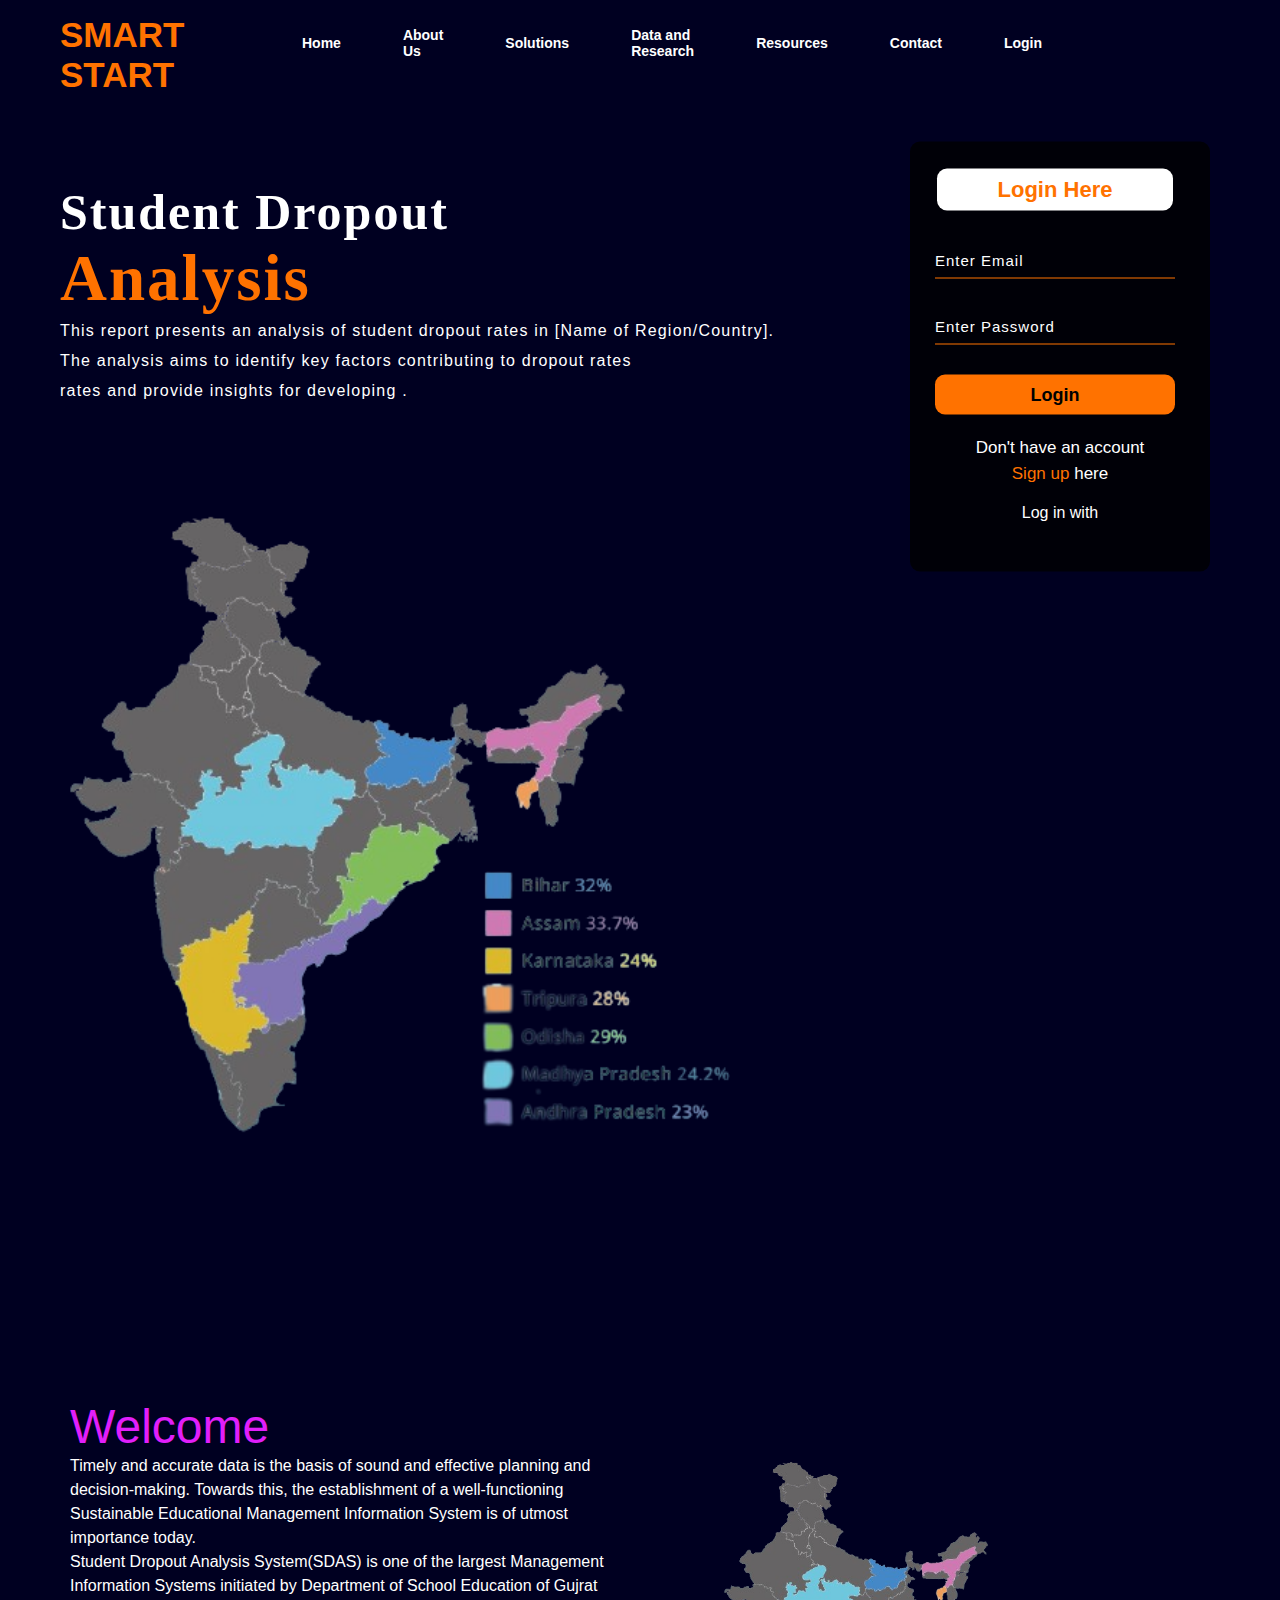
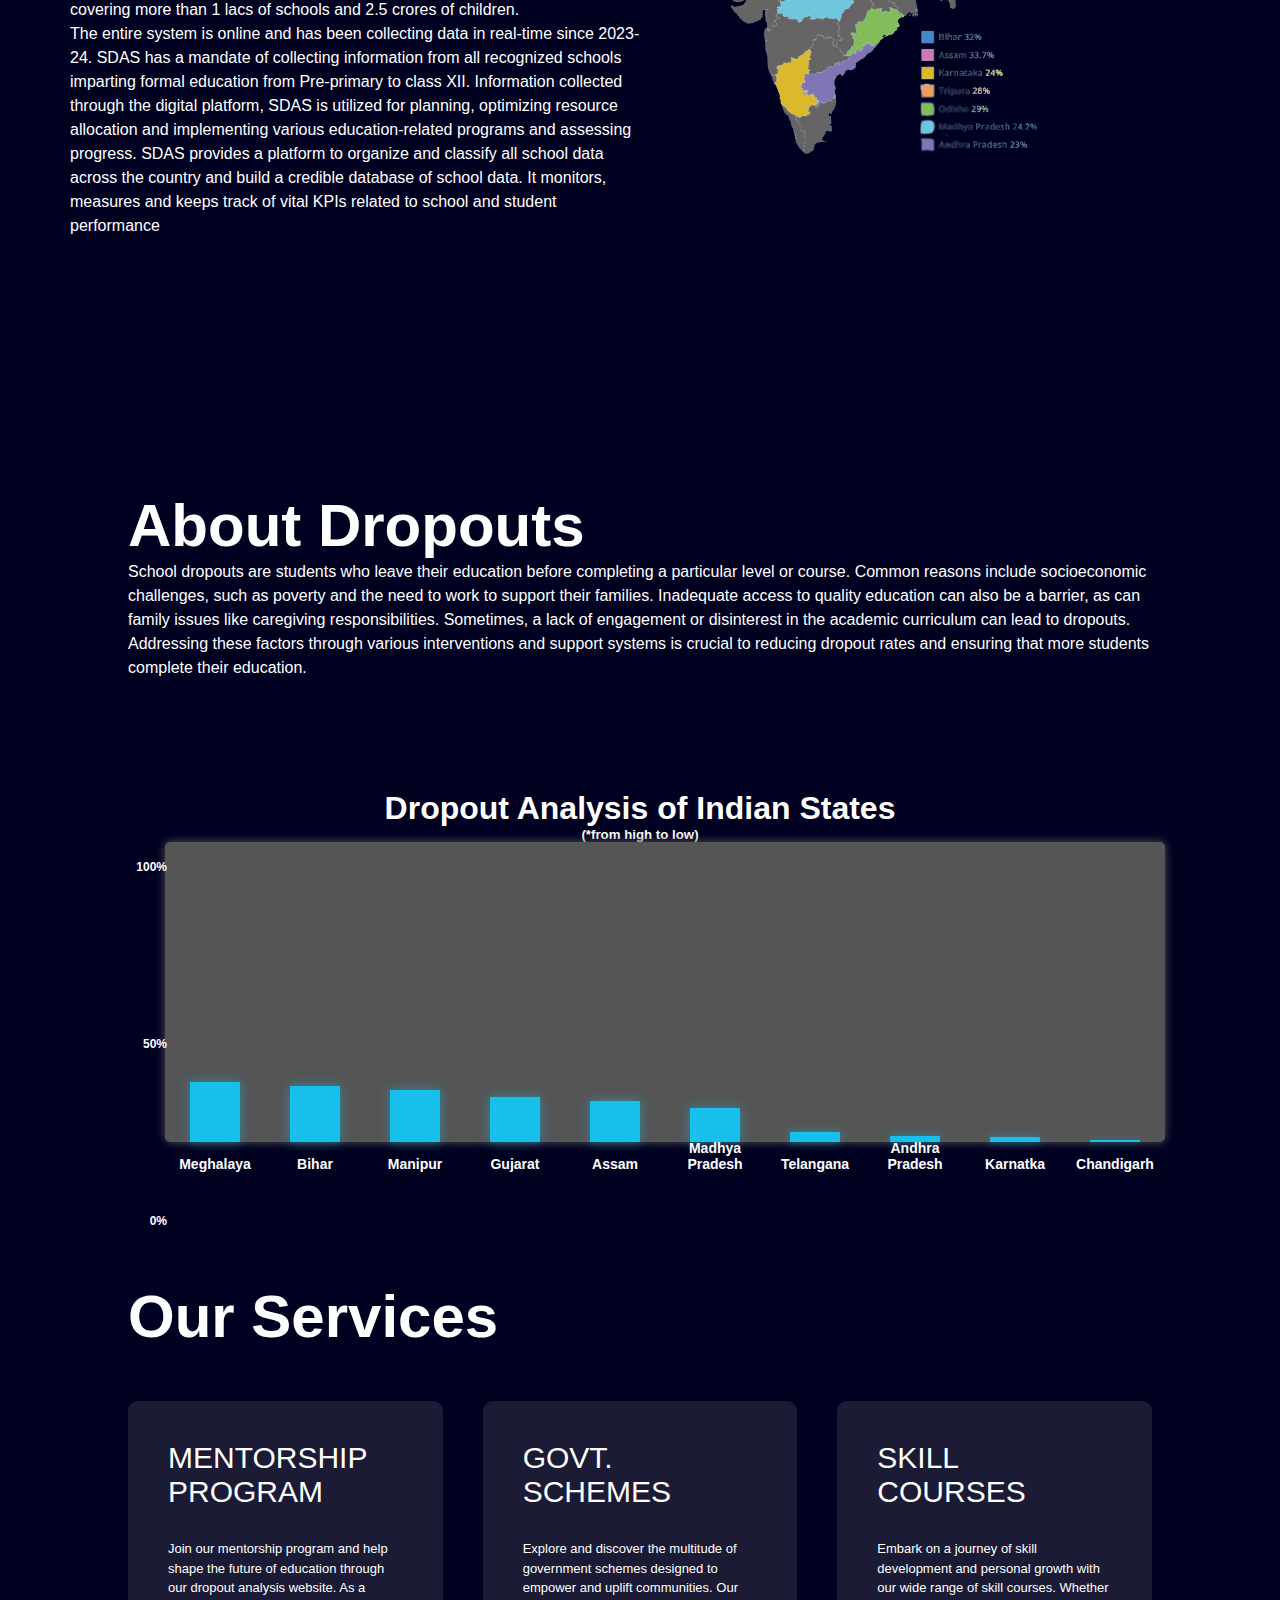
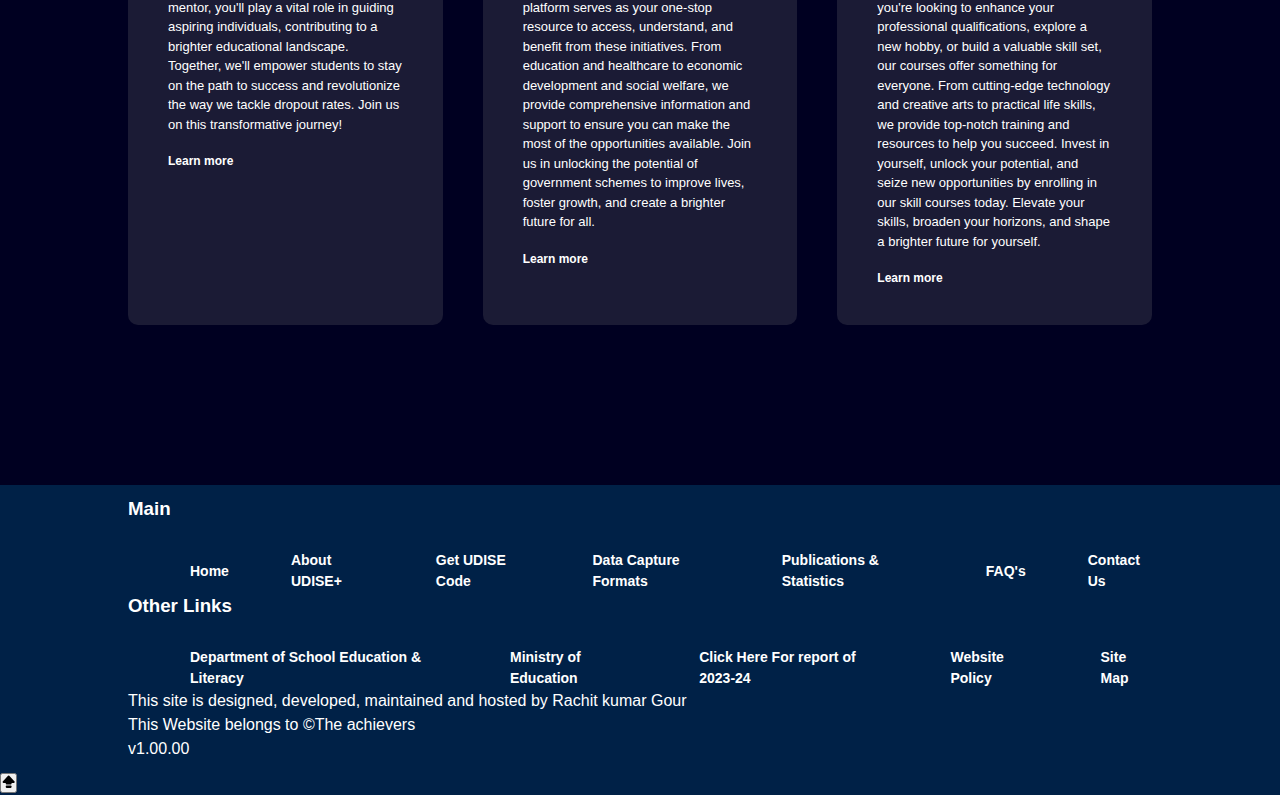
<file: sihpage-main/index.html>
<!DOCTYPE html>
<html lang="en">

<head>
    <meta charset="UTF-8">
    <meta name="viewport" content="width=device-width, initial-scale=1.0">
    <title>STUDENT DROPOUT ANALYSIS</title>

    <link rel="stylesheet" href="style1.css">

    <link rel="preconnect" href="https://fonts.googleapis.com">
    <link rel="preconnect" href="https://fonts.gstatic.com" crossorigin>
    <link href="https://fonts.googleapis.com/css2?family=Labrada&family=Roboto:ital@1&display=swap" rel="stylesheet">
    <style>
        * {
            margin: 0;
            padding: 0;
        }

        body {
            background-color: rgb(0, 0, 33);
            color: white;
            font-family: 'Poppins', sans-serif;
            background-image:
    background-size: cover;
    height: 100vh;
        }
          .upperleft{
            
    width: 1200px;
    height: auto;
    margin: auto;
    color: #fff;
    position: relative;
  }
          
        nav {
            display: flex;
            justify-content: space-around;
            align-items: center;
            height: 70px;
            background-color: rgb(224, 213, 217);
        }

        nav ul {
            display: flex;
            justify-content: center;
        }

        nav ul li {
            list-style: none;
            margin: 0 23px;
        }

        nav ul li a {
            text-decoration: none;
            color: white;
        }

        nav ul li :hover {
            color: rgb(209, 46, 204);
            font: size 1.04rem;
        }

        main hr {
            border: 0;
            background: #9c97f1;
            height: 1.2px;
            margin: 40px 84px;

        }

        .left {
            font-size: 1.5rem;
        }

        .firstSection {
            display: flex;
            justify-content: space-around;
            align-items: center;
            margin: 140px 0;
        }
        

        .firstSection>div {
            width: 70%;
        }

        .leftSection {
            font-size: 3rem;
            margin: 0px 70px;

        }

        .leftSection_content {
            align-items: flex-start;
            font-size: 1rem;
            text-align: left;
        }

        .rightSection img {

            width: 60%;
            margin: 50px 0;


        }
        .upperright img{

width: 60%;
margin: 50px 0;
        }
       
        .purple {
            color: rgb(225, 31, 250);
        }

        .text-gray {
            color: gray;
        }

        #element {
            color: rgb("170,107,228");

        }

        .secondSection {
            max-width: 80vw;
            margin: auto;
            height: 80vh;

        }

        .secondSection h1 {
            font-size: 1.9rem;
        }

        .secondSection .box {
            background: white;
            width: 80vw;
            height: 2px;
            margin: 56px 0;
            display: flex;
        }

        .secondSection .vertical {
            height: 93px;
            width: 1px;
            background-color: white;
            margin: 0 100px;
        }

        .image-top {
            width: 23px;
            position: relative;
            top: -32px;
            left: -9px;
        }

        .vertical-title {
            position: relative;
            top: 75px;
            width: 150px;

        }

        .vertical-desc {
            position: relative;
            top: 86px;
            color: gray;
            width: 150px;
            font-size: 9px;

        }
        .form {
    width: 250px;
    height: 380px;
    background: linear-gradient(
      to top,
      rgba(0, 0, 0, 0.8) 50%,
      rgba(0, 0, 0, 0.8) 50%
    );
    position: absolute;
    top: -20px;
    left: 870px;
    transform: translate(0%, -5%);
    border-radius: 10px;
    padding: 25px;
  }
  
  .form h2 {
    width: 220px;
    font-family: sans-serif;
    text-align: center;
    color: #ff7200;
    font-size: 22px;
    background-color: #fff;
    border-radius: 10px;
    margin: 2px;
    padding: 8px;
  }
  
  .form input {
    width: 240px;
    height: 35px;
    background: transparent;
    border-bottom: 1px solid #ff7200;
    border-top: none;
    border-right: none;
    border-left: none;
    color: #fff;
    font-size: 15px;
    letter-spacing: 1px;
    margin-top: 30px;
    font-family: sans-serif;
  }
  
  .form input:focus {
    outline: none;
  }
  
  ::placeholder {
    color: #fff;
    font-family: Arial;
  }
  
  .btnn {
    width: 240px;
    height: 40px;
    background: #ff7200;
    border: none;
    margin-top: 30px;
    font-size: 18px;
    border-radius: 10px;
    cursor: pointer;
    color: #fff;
    transition: 0.4s ease;
  }
  .btnn:hover {
    background: #fff;
    color: #ff7200;
  }
  .btnn a {
    text-decoration: none;
    color: #000;
    font-weight: bold;
  }
  .form .link {
    font-family: Arial, Helvetica, sans-serif;
    font-size: 17px;
    padding-top: 20px;
    text-align: center;
  }
  .form .link a {
    text-decoration: none;
    color: #ff7200;
  }
  .liw {
    padding-top: 15px;
    padding-bottom: 10px;
    text-align: center;
  }
  .icons a {
    text-decoration: none;
    color: #fff;
  }
  .icons ion-icon {
    color: #fff;
    font-size: 30px;
    padding-left: 14px;
    padding-top: 5px;
    transition: 0.3s ease;
  }
  .icons ion-icon:hover {
    color: #ff7200;
  }
    </style>
</head>

<body>
    <header>
        <!-- <nav>
            <div class="left">STUDENT DROPOUT ANALYSIS SYSTEM</div>
            <div class="right">
                <ul id="sidemenu">
                    <li><a href="#home">Home</a></li>
                    <li><a href="#about">About</a></li>
                    <li><a href="#services">Services</a></li>
                    <li><a href="form.html">Log in</a></li>
                    <li><a href="#contact">Contact Me</a></li>
                    <i class="fa-sharp fa-solid fa-xmark" onclick="closemenu()"></i>
                </ul>
                <i class="fa-solid fa-bars" onclick="openmenu()"></i>
            </div>
        </nav> -->





        <div class="navbar">
            <div class="icon">
              <h2 class="logo">SMART START </h2>
            </div>
      
            <div class="menu">
              <ul>
                <li><a href="index.html">Home</a></li>
                <li><a href="about.html">About Us</a></li>
                <li><a href="solutions.html">Solutions</a></li>
                <li><a href="data.html">Data and Research</a></li>
                <li><a href="resources.html">Resources</a></li>
                <li><a href="contact.html">Contact</a></li>
                <li><a href="Login.html">Login</a></li>
              </ul>
            </div>
      
            <!-- <div class="search">
              <input class="srch" type="search" name="" placeholder="Type To text">
              <a href="#"> <button class="btn">Search</button></a>
            </div> -->
    </header>
    <section class="uppersection"></section>
    <section class="upperleft">
    <div class="content">
        <h1>Student Dropout<br><span>Analysis</span> <br></h1>
        <p class="par">This report presents an analysis of student dropout rates in [Name of Region/Country].<br> The analysis aims to identify key factors contributing to dropout rates 
          <br> rates and provide insights for developing .
        </p>
    </div> <div class="form">
        <h2>Login Here</h2>
        <input type="email" name="email" placeholder="Enter Email">
        <input type="password" name="password" placeholder="Enter Password">
        <button class="btnn"><a href="#">Login</a></button>

        <p class="link">Don't have an account<br>
          <a href="registration.html">Sign up </a> here</a>
        </p>
        <p class="liw">Log in with</p>

        <div class="icons">
          <a href="#">
            <ion-icon name="logo-facebook"></ion-icon>
          </a>
          <a href="#">
            <ion-icon name="logo-instagram"></ion-icon>
          </a>
          <a href="#">
            <ion-icon name="logo-twitter"></ion-icon>
          </a>
          <a href="#">
            <ion-icon name="logo-google"></ion-icon>
          </a>
          <a href="#">
            <ion-icon name="logo-skype"></ion-icon>
          </a>
        </div>

      </div>
    </div>
  </div>
  </div>
  </div>
    <div class="upperright">
        <img src="map-removebg-preview.png" alt="">
    </div>
</section>
</section>

    <main>
        <section class="firstSection">
            <div class="leftSection">
                
                <span class="purple">Welcome</span>
                <div class="leftSection_content">
                    <p>Timely and accurate data is the basis of sound and effective planning
                        and decision-making. Towards this, the establishment of a well-functioning Sustainable
                        Educational
                        Management Information System is of utmost importance today.</p>

                    <p>Student Dropout Analysis System(SDAS) is one of the largest Management Information Systems
                        initiated
                        by Department of School Education of Gujrat covering more than 1 lacs of schools and 2.5 crores
                        of
                        children.</p>

                    <p>The entire system is online and has been collecting data in real-time since 2023-24. SDAS has a
                        mandate of collecting information from all recognized schools imparting formal education from
                        Pre-primary to class XII. Information collected through the digital platform, SDAS is utilized
                        for
                        planning, optimizing resource allocation and implementing various education-related programs and
                        assessing progress. SDAS provides a platform to organize and classify all school data across the
                        country and build a credible database of school data. It monitors, measures and keeps track of
                        vital
                        KPIs related to school and student performance
                </div>

                <span id="element"></span>
            </div>
            <div class="rightSection">
                <img src="map-removebg-preview.png" alt="">
            </div>
    </main>

    <div id="about">
        <div class="container">
            <div class="top_container">
                <h1 class="subtitle">About Dropouts</h1>
                <p>School dropouts are students who leave their education before completing a particular level or
                    course. Common reasons include socioeconomic challenges, such as poverty and the need to work to
                    support their families. Inadequate access to quality education can also be a barrier, as can family
                    issues like caregiving responsibilities. Sometimes, a lack of engagement or disinterest in the
                    academic curriculum can lead to dropouts. Addressing these factors through various interventions and
                    support systems is crucial to reducing dropout rates and ensuring that more students complete their
                    education.
                </p>
            </div>
        </div>
    </div>

    <center>
        <h1>Dropout Analysis of Indian States<h5>(*from high to low)</h5>
        </h1>
    </center>
    <div class="chart">
        <ul class="numbers">
            <li><span>100%</span></li>
            <li><span>50%</span></li>
            <li><span>0%</span></li>
        </ul>
        <ul class="bars">
            <li>
                <a href="option01.htm">
                    <div class="bar" data-percentage="21.7">
                    </div>
                </a>
                <span>Meghalaya</span>
            </li>
            <li>
                <a href="option06.htm">
                    <div class="bar" data-percentage="20.46">
                    </div>
                </a>
                <span>Bihar</span>
            </li>
            <li>
                <a href="option02.htm">
                    <div class="bar" data-percentage="18.9">
                    </div>
                </a>
                <span>Manipur</span>
            </li>
            <li>
                <a href="option03.htm">
                    <div class="bar" data-percentage="16.3">
                    </div>
                </a>
                <span>Gujarat</span>
            </li>
            <li>
                <a href="option04.htm">
                    <div class="bar" data-percentage="14.8">
                    </div>
                </a>
                <span>Assam</span>
            </li>
            <li>
                <a href="option05.htm">
                    <div class="bar" data-percentage="11.9">
                    </div>
                </a>
                <span>Madhya Pradesh</span>
            </li>
            <li>
                <a href="option07.htm">
                    <div class="bar" data-percentage="3.1">
                    </div>
                </a>
                <span>Telangana</span>
            </li>
            <li>
                <a href="option08.htm">
                    <div class="bar" data-percentage="1.6">
                    </div>
                </a>
                <span>Andhra Pradesh</span>
            </li>
            <li>
                <a href="option09.htm">
                    <div class="bar" data-percentage="1.1">
                    </div>
                </a>
                <span>Karnatka</span>
            </li>
            <li>
                <a href="option10.htm">
                    <div class="bar" data-percentage="0.2">
                    </div>
                </a>
                <span>Chandigarh</span>
            </li>
        </ul>
    </div>
    <script src="https://code.jquery.com/jquery-3.6.0.min.js"></script>
    <script>
        $(function () {
            $(".bar").each(function (key, bar) {
                var percentage = $(this).data("percentage");
                $(this).animate(
                    {
                        height: percentage + "%",
                    },
                    1000
                );
            });
        });
    </script>




    <!-- -----------------------services---------------------------- -->
    <div id="services">
        <div class="container">
            <h1 class="subtitle">Our Services</h1>
            <div class="services-list">
                <div>
                    <i class="fa-solid fa-code"></i>
                    <!-- web-development icon -->
                    <h2>MENTORSHIP PROGRAM</h2><br>
                    <p>Join our mentorship program and help shape the future of education through our dropout analysis website. As a mentor, you'll play a vital role in guiding aspiring individuals, contributing to a brighter educational landscape. Together, we'll empower students to stay on the path to success and revolutionize the way we tackle dropout rates. Join us on this transformative journey!</p>
                    <h3><a href="mentorship.htm">Learn more</a></h3>
                </div>
                <div>
                    <i class="fa-brands fa-java"></i>
                    <!-- Java icon -->
                    <h2>GOVT. SCHEMES</h2><br>
                    <p>Explore and discover the multitude of government schemes designed to empower and uplift communities. Our platform serves as your one-stop resource to access, understand, and benefit from these initiatives. From education and healthcare to economic development and social welfare, we provide comprehensive information and support to ensure you can make the most of the opportunities available. Join us in unlocking the potential of government schemes to improve lives, foster growth, and create a brighter future for all.</p>
                    <h3><a href="govtschemes.htm">Learn more</a></h3>
                </div>
                <div>
                    <i class="fa-brands fa-codepen"></i>
                    <!-- DSA icon -->
                    <h2>SKILL COURSES</h2><br>
                    <p>Embark on a journey of skill development and personal growth with our wide range of skill courses. Whether you're looking to enhance your professional qualifications, explore a new hobby, or build a valuable skill set, our courses offer something for everyone. From cutting-edge technology and creative arts to practical life skills, we provide top-notch training and resources to help you succeed. Invest in yourself, unlock your potential, and seize new opportunities by enrolling in our skill courses today. Elevate your skills, broaden your horizons, and shape a brighter future for yourself.</p>
                    <h3><a href="skillcourse.htm">Learn more</a></h3>
                </div>
    
            </div>
        </div>
    </div>

    <!-- ---------------------------contacts------------------------ -->
    <div id="contact">
        

        </div>
        <footer _ngcontent-vah-c35="">
            <div _ngcontent-vah-c35="" class="footer-area-top">
                <div _ngcontent-vah-c35="" class="container">
                    <div _ngcontent-vah-c35="" class="row">
                        <div _ngcontent-vah-c35="" class="col-lg-3 col-md-3 col-sm-6 col-xs-12">
                            <div _ngcontent-vah-c35="" class="footer-box mt-3">
                                <h3 _ngcontent-vah-c35="" class="text-white">Main</h3>
                            </div>
                            <ul _ngcontent-vah-c35="" class="featured-links">
                                <li _ngcontent-vah-c35=""><a _ngcontent-vah-c35="" href="#/" routerlink="/">
                                        Home</a></li>
                                <li _ngcontent-vah-c35=""><a _ngcontent-vah-c35="" routerlink="/page/about"
                                        href="#/page/about"> About UDISE+</a></li>
                                <li _ngcontent-vah-c35=""><a _ngcontent-vah-c35="" routerlink="/page/code"
                                        href="#/page/code"> Get UDISE Code</a></li>
                                <li _ngcontent-vah-c35=""><a _ngcontent-vah-c35="" href="#/page/dcfdownload"
                                        routerlink="/page/dcfdownload"> Data Capture Formats</a></li>
                                <li _ngcontent-vah-c35=""><a _ngcontent-vah-c35="" href="#/page/publications"
                                        routerlink="/page/publications"> Publications &amp; Statistics</a></li>
                                <li _ngcontent-vah-c35=""><a _ngcontent-vah-c35="" href="#/page/faqs"
                                        routerlink="/page/faqs"> FAQ's</a></li>
                                <li _ngcontent-vah-c35=""><a _ngcontent-vah-c35="" href="#/page/contact"
                                        routerlink="/page/contact"> Contact Us</a></li>
                            </ul>
                        </div>
                        <div _ngcontent-vah-c35="" class="col-lg-3 col-md-3 col-sm-6 col-xs-12">
                            <div _ngcontent-vah-c35="" class="footer-box mt-3">
                                <h3 _ngcontent-vah-c35="" class="text-white">Other Links</h3>
                            </div>
                            <ul _ngcontent-vah-c35="" class="featured-links">
                                <li _ngcontent-vah-c35=""><a _ngcontent-vah-c35=""
                                        href="https://dsel.education.gov.in/" target="_blank"> Department of School
                                        Education &amp; Literacy</a></li>
                                <li _ngcontent-vah-c35=""><a _ngcontent-vah-c35=""
                                        href="https://www.education.gov.in/hi" target="_blank"> Ministry of
                                        Education</a></li>
                                <li _ngcontent-vah-c35=""><a _ngcontent-vah-c35="" href="http://164.100.77.133/"
                                        target="_blank"> Click Here For report of 2023-24</a></li>
                                        <li _ngcontent-vah-c35=""><a _ngcontent-vah-c35="" href="#/page/copyright"
                                            routerlink="/page/copyright">Website Policy </a></li>
                                    <li _ngcontent-vah-c35=""><a _ngcontent-vah-c35="" href="#/page/sitemap"
                                            routerlink="/page/sitemap"> Site Map</a></li>
                            </ul>
                        </div>
                        <div _ngcontent-vah-c35="" class="col-lg-4 col-md-4 col-sm-6 col-xs-12">
                            <div _ngcontent-vah-c35="" class="footer-box mt-3">
                                <p _ngcontent-vah-c35="" class="text-white mt-3 mb-0 pb-0 f13">This site is designed,
                                    developed, maintained and hosted by Rachit kumar Gour </p>
                                <p _ngcontent-vah-c35="" class="text-white mb-0 pb-0 f13">This Website belongs to
                                    &copy;The achievers</p>
                                <p _ngcontent-vah-c35="" class="text-white f13">v1.00.00</p>
                            </div>
                        </div>
                    </div>
                </div>
            </div><button _ngcontent-vah-c35="" class="scroll-to-top show-scroll"><svg _ngcontent-vah-c35="" width="1em"
                    height="1em" viewBox="0 0 16 16" fill="currentColor" xmlns="http://www.w3.org/2000/svg"
                    class="bi bi-capslock-fill">
                    <path _ngcontent-vah-c35="" fill-rule="evenodd" d="M7.27 1.047a1 1 0 0 1 1.46 0l6.345 6.77c.6.638.146 1.683-.73
        1.683H11.5v1a1 1 0 0 1-1 1h-5a1 1 0 0 1-1-1v-1H1.654C.78 9.5.326
        8.455.924 7.816L7.27 1.047zM4.5 13.5a1 1 0 0 1 1-1h5a1 1 0 0 1 1 1v1a1 1
        0 0 1-1 1h-5a1 1 0 0 1-1-1v-1z"></path>
                </svg></button>
        </footer>
    </div>


    </script>

</body>

</html>

<script type="text/javascript" src="script.js"></script>

</body>

</html>
</file>
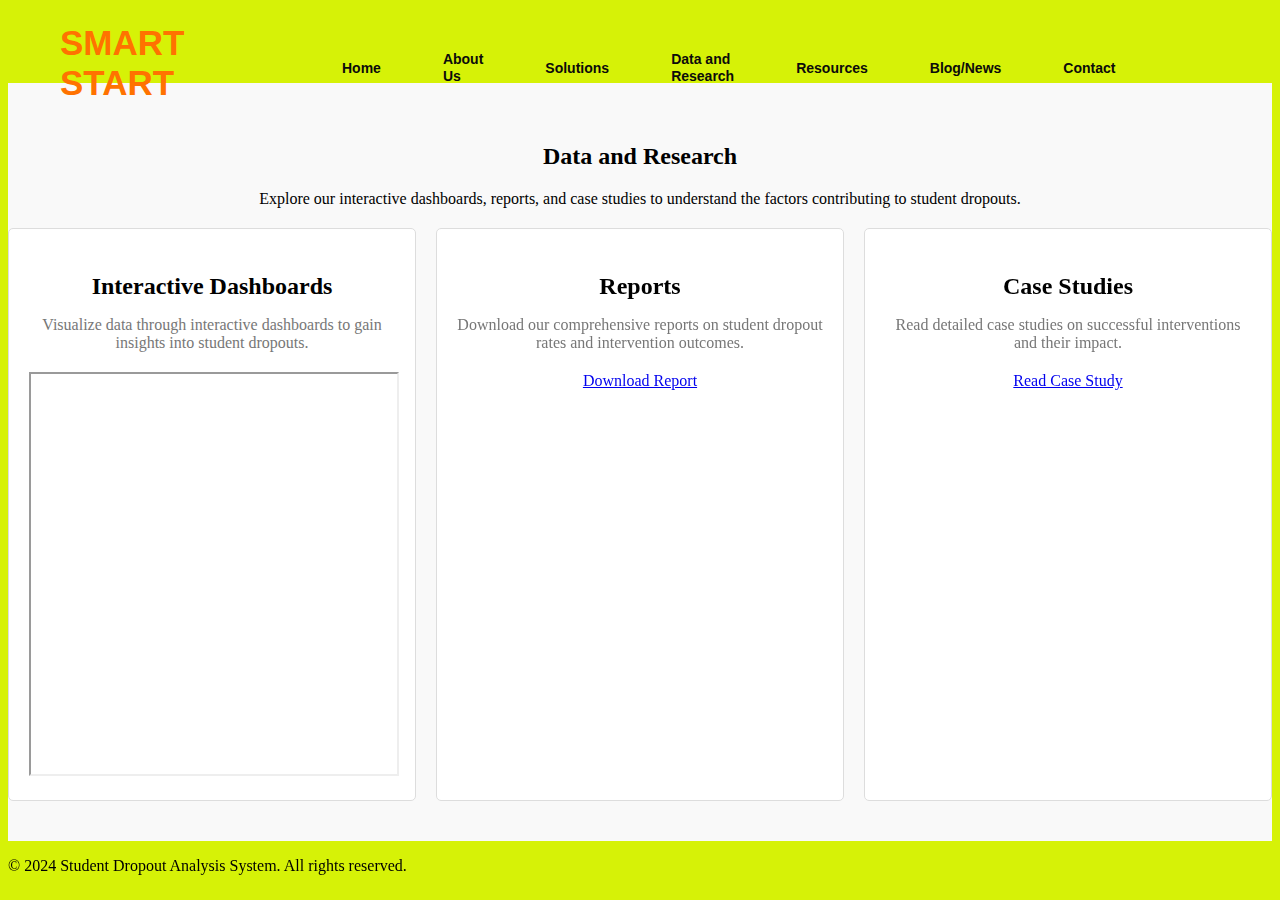
<file: sihpage-main/data.html>
<!DOCTYPE html>
<html lang="en">
<head>
    <meta charset="UTF-8">
    <meta name="viewport" content="width=device-width, initial-scale=1.0">
    <title>Data and Research - Student Dropout Analysis System</title>
    <link rel="stylesheet" href="data.css">
</head>
<body>
    <header>
        <div class="navbar">
            <div class="icon">
              <h2 class="logo">SMART START </h2>
            </div>
      
            <div class="menu">
              <ul>
                <li><a href="index.html">Home</a></li>
                <li><a href="about.html">About Us</a></li>
                <li><a href="solutions.html">Solutions</a></li>
                <li><a href="data.html">Data and Research</a></li>
                <li><a href="resources.html">Resources</a></li>
                <li><a href="blog.html">Blog/News</a></li>
                <li><a href="contact.html">Contact</a></li>
              </ul>
            </div>
    </header>
    <main>
        <section class="data-research">
            <div class="container">
                <h2>Data and Research</h2>
                <p>Explore our interactive dashboards, reports, and case studies to understand the factors contributing to student dropouts.</p>
                <div class="research-grid">
                    <div class="research">
                        <h3>Interactive Dashboards</h3>
                        <p>Visualize data through interactive dashboards to gain insights into student dropouts.</p>
                        <iframe src="https://datastudio.google.com/embed/reporting/xyz" width="100%" height="400"></iframe>
                    </div>
                    <div class="research">
                        <h3>Reports</h3>
                        <p>Download our comprehensive reports on student dropout rates and intervention outcomes.</p>
                        <a href="reports/report1.pdf" class="btn">Download Report</a>
                    </div>
                    <div class="research">
                        <h3>Case Studies</h3>
                        <p>Read detailed case studies on successful interventions and their impact.</p>
                        <a href="cases/case1.pdf" class="btn">Read Case Study</a>
                    </div>
                </div>
            </div>
        </section>
    </main>
    <footer>
        <div class="container">
            <p>&copy; 2024 Student Dropout Analysis System. All rights reserved.</p>
        </div>
    </footer>
</body>
</html>
</file>
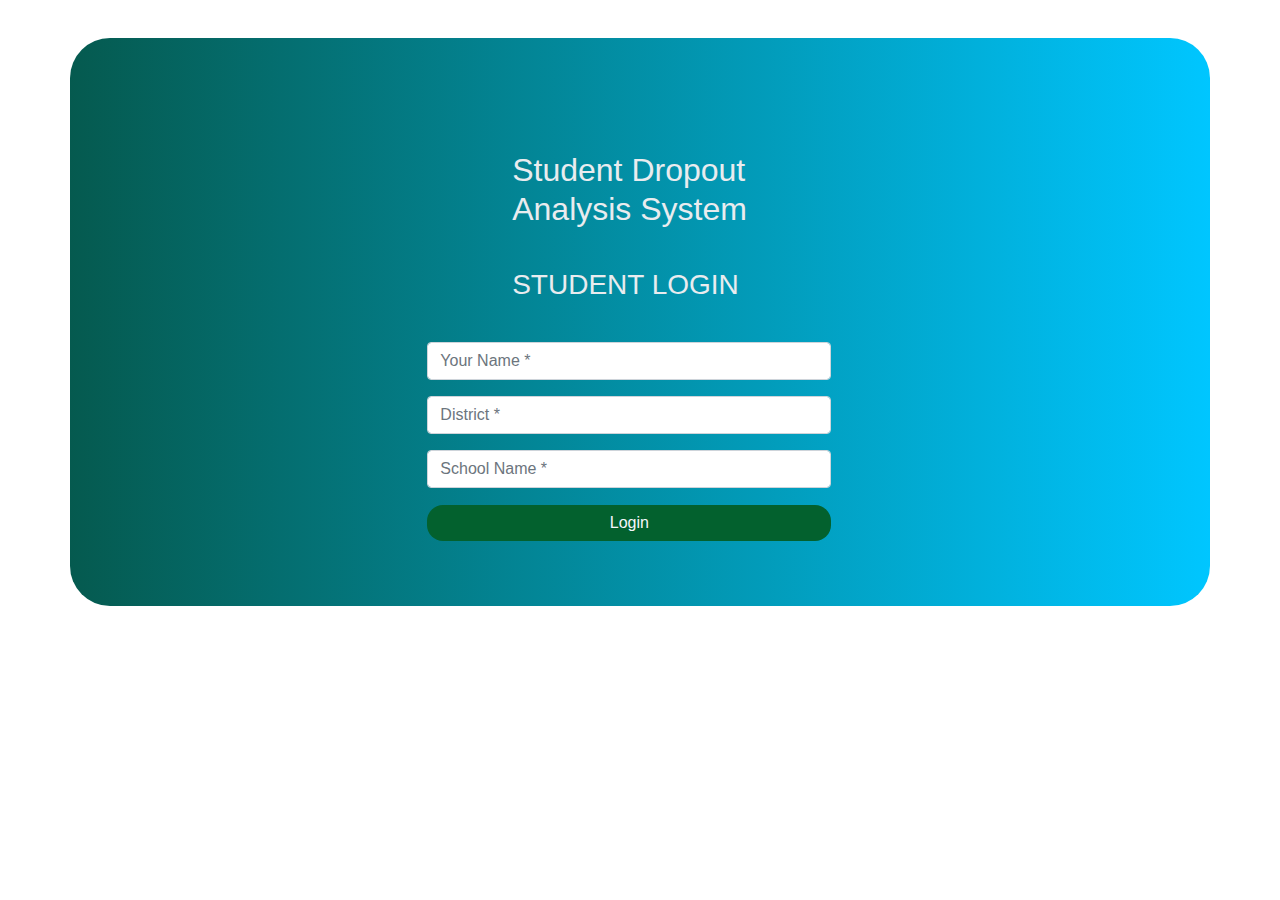
<file: sihpage-main/form.html>
<!DOCTYPE html>
<html lang="en">
  <head>
    <meta charset="UTF-8" />
    <meta name="viewport" content="width=device-width, initial-scale=1.0" />
    <title>Document</title>
    <link
      href="https://maxcdn.bootstrapcdn.com/bootstrap/4.1.1/css/bootstrap.min.css"
      rel="stylesheet"
      id="bootstrap-css"
    />
    <style>
      .register .nav-tabs .nav-link:hover {
        border: none;
      }
      .text-align {
        margin-top: -3%;
        margin-bottom: -9%;

        padding: 10%;
        margin-left: 30%;
      }
      .form-new {
        margin-right: 22%;
        margin-left: 20%;
      }
      .register-heading {
        margin-left: 21%;
        margin-bottom: 10%;
        color: #e9ecef;
      }
      .register-heading h1 {
        margin-left: 21%;
        margin-bottom: 10%;
        color: #e9ecef;
      }
      .register {
        background: -webkit-linear-gradient(left, #055a4f, #00c6ff);
        margin-top: 3%;
        padding: 3%;
        border-radius: 2.5rem;
      }
      .btnSubmit {
        width: 50%;
        border-radius: 1rem;
        padding: 1.5%;
        color: #fff;
        background-color: #03612e;
        border: none;
        cursor: pointer;
        margin-right: 6%;
        color: rgb(246, 246, 252);
        margin-top: 4%;
      }
    </style>
  </head>
  <body>
    <div class="container register">
      <div class="row">
        <div class="col-md-12">
          <div
            class="tab-pane fade show active text-align form-new"
            id="home"
            role="tabpanel"
            aria-labelledby="home-tab"
          >
            <h2 class="register-heading">Student Dropout Analysis System</h2>
            <h3 class="register-heading">STUDENT LOGIN</h3>
            <div class="row register-form">
              <div class="col-md-12">
                <form method="post" autocomplete="off" name="google-sheet">
                  <div class="form-group">
                    <input
                      type="text"
                      name="Name"
                      class="form-control"
                      placeholder="Your Name *"
                      value=""
                      required=""
                    />
                  </div>
                  <div class="form-group">
                    <input
                      type="text"
                      name="D_name"
                      class="form-control"
                      placeholder="District *"
                      value=""
                      required=""
                    />
                  </div>
                  <div class="form-group">
                    <input
                      type="text"
                      name="S-name"
                      class="form-control"
                      placeholder="School Name *"
                      value=""
                      required=""
                    />
                  </div>

                  <div class="form-group">
                    <input
                      type="submit"
                      name="submit"
                      class="btnSubmit btn-block"
                      value="Login"
                    />
                  </div>
                </form>
              </div>
            </div>
          </div>
        </div>
      </div>
    </div>

    <script>
      const scriptURL =
        "https://script.google.com/macros/s/AKfycbzxSVYDmPVNoBID40RsngxNwVmxd1Jkr1Hz8rvjF590t8JEfc1HaSSuq6f5uGqT7s1i/exec";
      const form = document.forms["google-sheet"];

      form.addEventListener("submit", (e) => {
        e.preventDefault();
        fetch(scriptURL, { method: "POST", body: new FormData(form) })
          .then((response) =>
            alert("Thanks for Contacting us..! We Will Contact You Soon...")
          )
          .catch((error) => console.error("Error!", error.message));
        window.location.href = "dashboard.htm";
      });
    </script>

    <script src="https://maxcdn.bootstrapcdn.com/bootstrap/4.1.1/js/bootstrap.min.js"></script>
    <script src="https://cdnjs.cloudflare.com/ajax/libs/jquery/3.2.1/jquery.min.js"></script>
  </body>
</html>
</file>
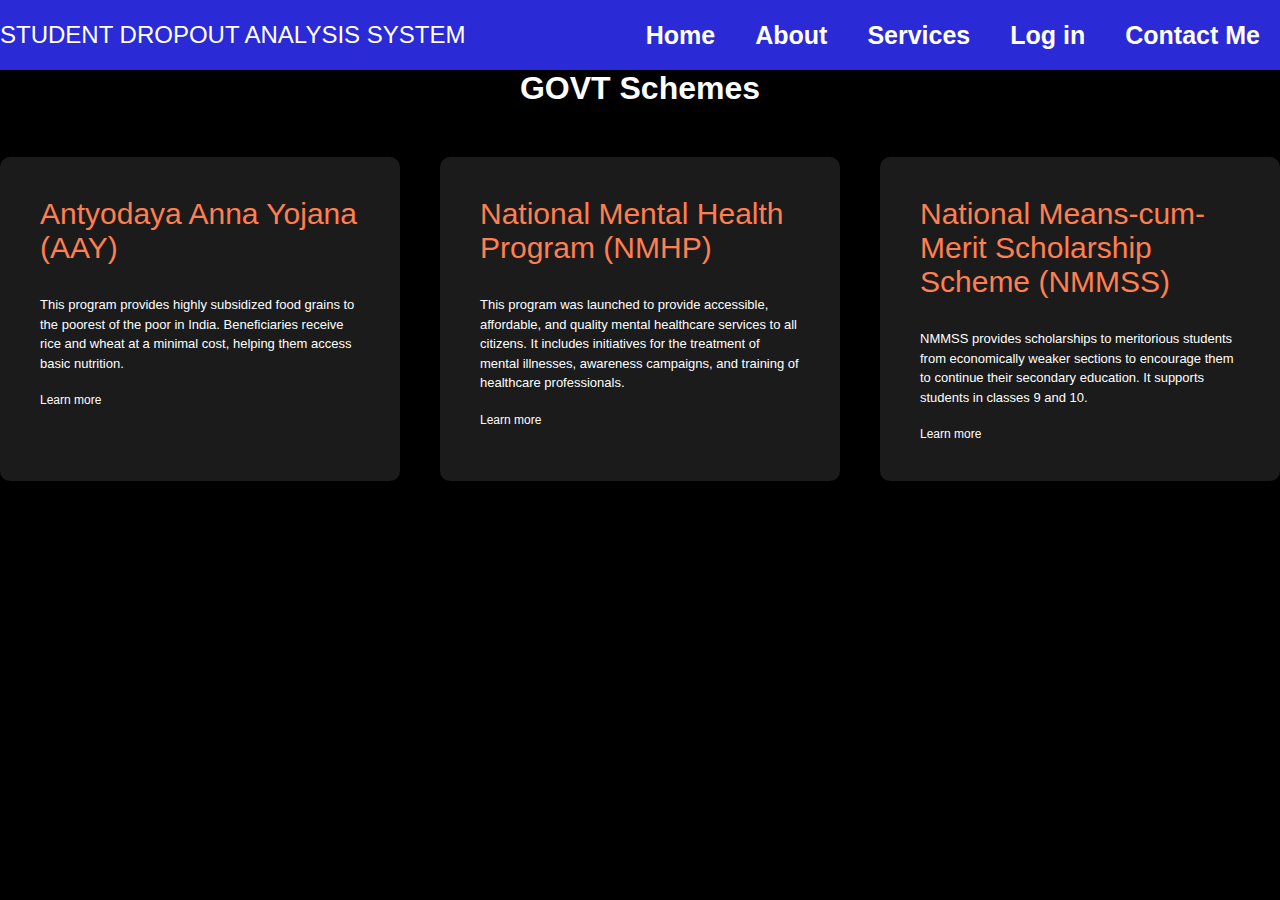
<file: sihpage-main/govtschemes.htm>
<!DOCTYPE html>
<html lang="en">
  <head>
    <meta charset="UTF-8" />
    <meta name="viewport" content="width=device-width, initial-scale=1.0" />
    <title>Govt schemes</title>
    <link rel="preconnect" href="https://fonts.googleapis.com" />
    <link rel="stylesheet" href="style1.css" />
    <link rel="preconnect" href="https://fonts.gstatic.com" crossorigin />
    <link
      href="https://fonts.googleapis.com/css2?family=Labrada&family=Roboto:ital@1&display=swap"
      rel="stylesheet"
    />
  </head>
  <body>
    <header>
      <nav>
        <div class="left">STUDENT DROPOUT ANALYSIS SYSTEM</div>
        <div class="right">
          <ul id="sidemenu">
            <li><a href="#home">Home</a></li>
            <li><a href="#about">About</a></li>
            <li><a href="#services">Services</a></li>
            <li><a href="form.html">Log in</a></li>
            <li><a href="#contact">Contact Me</a></li>
            <i class="fa-sharp fa-solid fa-xmark" onclick="closemenu()"></i>
          </ul>
          <i class="fa-solid fa-bars" onclick="openmenu()"></i>
        </div>
      </nav>
    </header>
    <div class="containerg">
      <center><h1 class="subtitleg">GOVT Schemes</h1></center>
      <div class="services-listg">
        <div>
          <i class="fa-solid fa-code"></i>
          <!-- web-development icon -->
          <h2>Antyodaya Anna Yojana (AAY)</h2>
          <br />
          <p>
            This program provides highly subsidized food grains to the poorest
            of the poor in India. Beneficiaries receive rice and wheat at a
            minimal cost, helping them access basic nutrition.
          </p>
          <a href="https://www.geeksforgeeks.org/web-development/"
            >Learn more</a
          >
        </div>
        <div>
          <i class="fa-brands fa-java"></i>
          <!-- Java icon -->
          <h2>National Mental Health Program (NMHP)</h2>
          <br />
          <p>
            This program was launched to provide accessible, affordable, and
            quality mental healthcare services to all citizens. It includes
            initiatives for the treatment of mental illnesses, awareness
            campaigns, and training of healthcare professionals.
          </p>
          <a href="https://www.geeksforgeeks.org/java/.">Learn more</a>
        </div>
        <div>
          <i class="fa-brands fa-codepen"></i>
          <!-- DSA icon -->
          <h2>National Means-cum-Merit Scholarship Scheme (NMMSS)</h2>
          <br />
          <p>
            NMMSS provides scholarships to meritorious students from
            economically weaker sections to encourage them to continue their
            secondary education. It supports students in classes 9 and 10.
          </p>
          <a href="https://www.geeksforgeeks.org/data-structures/"
            >Learn more</a
          >
        </div>
      </div>
    </div>

    <style>
      .body {
        background-color: rgb(0, 0, 33);
        color: black;
      }
      .services-listg {
        display: grid;
        grid-template-columns: repeat(auto-fit, minmax(250px, 1fr));
        grid-gap: 40px;
        margin-top: 50px;
        color: coral;
        transition: background 0.5s, transform 0.5s;
      }
      .services-listg div {
        background: rgba(128, 128, 128, 0.208);
        padding: 40px;
        font-size: 13px;
        font-weight: 300px;
        border-radius: 10px;
      }
      .services-listg div i {
        font-size: 50px;
        margin-bottom: 30px;
      }
      .services-listg div h2 {
        font-size: 30px;
        font-weight: 500;
        margin-bottom: 15px;
      }
      .services-listg div a {
        text-decoration: none;
        color: white;
        font-size: 12px;
        margin-top: 20px;
        display: inline-block;
      }
      .services-listg :hover {
        background: rgba(255, 8, 0, 0.986);
        transform: translateY(-10px); /*it will move the box by 10 px*/
      }
    </style>
  </body>
</html>
</file>
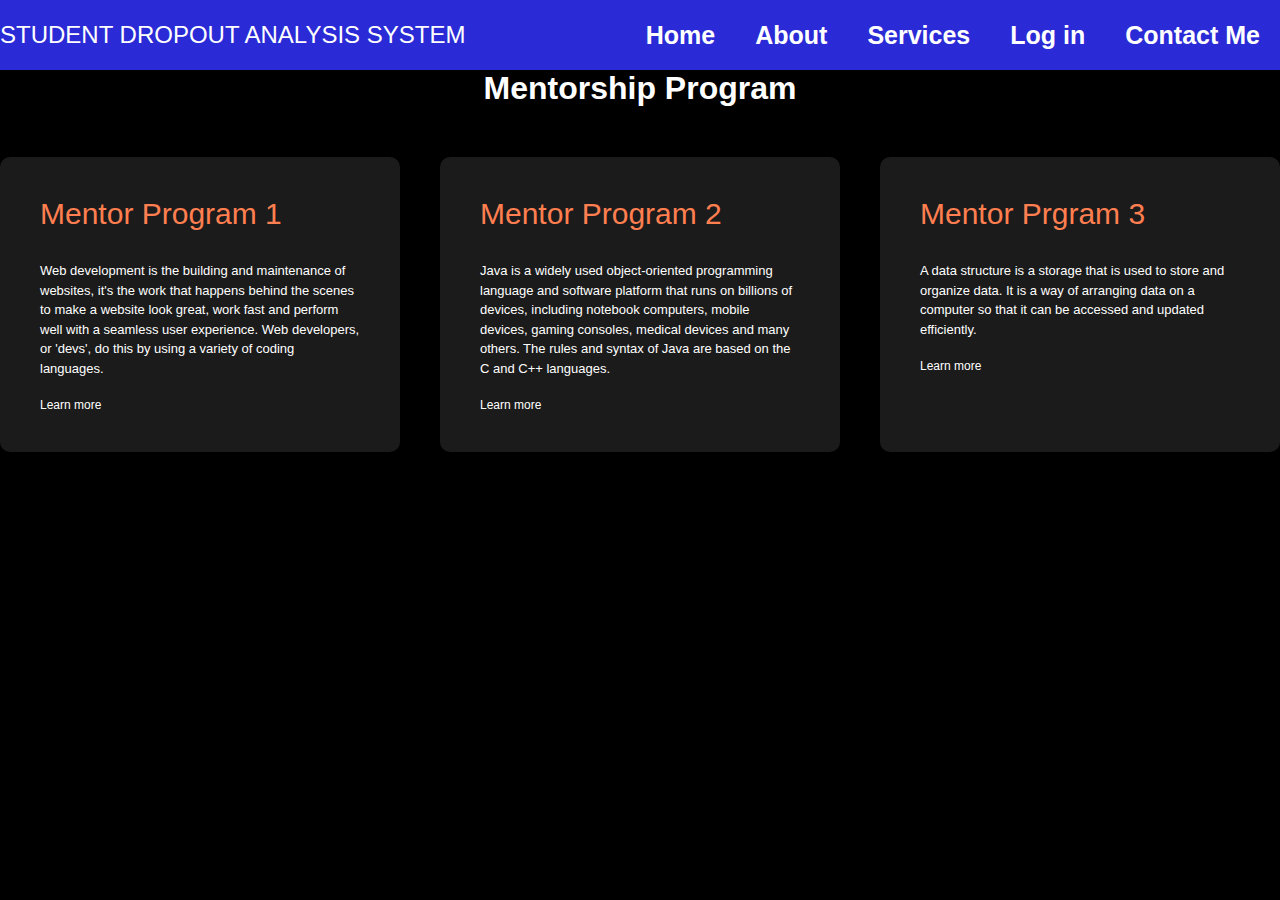
<file: sihpage-main/mentorship.htm>
<!DOCTYPE html>
<html lang="en">
  <head>
    <meta charset="UTF-8" />
    <meta name="viewport" content="width=device-width, initial-scale=1.0" />
    <title>Govt schemes</title>
    <link rel="preconnect" href="https://fonts.googleapis.com" />
    <link rel="stylesheet" href="style1.css" />
    <link rel="preconnect" href="https://fonts.gstatic.com" crossorigin />
    <link
      href="https://fonts.googleapis.com/css2?family=Labrada&family=Roboto:ital@1&display=swap"
      rel="stylesheet"
    />
  </head>
  <body>
    <header>
      <nav>
        <div class="left">STUDENT DROPOUT ANALYSIS SYSTEM</div>
        <div class="right">
          <ul id="sidemenu">
            <li><a href="#home">Home</a></li>
            <li><a href="#about">About</a></li>
            <li><a href="#services">Services</a></li>
            <li><a href="form.html">Log in</a></li>
            <li><a href="#contact">Contact Me</a></li>
            <i class="fa-sharp fa-solid fa-xmark" onclick="closemenu()"></i>
          </ul>
          <i class="fa-solid fa-bars" onclick="openmenu()"></i>
        </div>
      </nav>
    </header>
    <div class="containerm">
      <center><h1 class="subtitlem">Mentorship Program</h1></center>
      <div class="services-listm">
        <div>
          <i class="fa-solid fa-code"></i>
          <!-- web-development icon -->
          <h2>Mentor Program 1</h2>
          <br />
          <p>
            Web development is the building and maintenance of websites, it's
            the work that happens behind the scenes to make a website look
            great, work fast and perform well with a seamless user experience.
            Web developers, or 'devs', do this by using a variety of coding
            languages.
          </p>
          <a href="https://www.geeksforgeeks.org/web-development/"
            >Learn more</a
          >
        </div>
        <div>
          <i class="fa-brands fa-java"></i>
          <!-- Java icon -->
          <h2>Mentor Program 2</h2>
          <br />
          <p>
            Java is a widely used object-oriented programming language and
            software platform that runs on billions of devices, including
            notebook computers, mobile devices, gaming consoles, medical devices
            and many others. The rules and syntax of Java are based on the C and
            C++ languages.
          </p>
          <a href="https://www.geeksforgeeks.org/java/.">Learn more</a>
        </div>
        <div>
          <i class="fa-brands fa-codepen"></i>
          <!-- DSA icon -->
          <h2>Mentor Prgram 3</h2>
          <br />
          <p>
            A data structure is a storage that is used to store and organize
            data. It is a way of arranging data on a computer so that it can be
            accessed and updated efficiently.
          </p>
          <a href="https://www.geeksforgeeks.org/data-structures/"
            >Learn more</a
          >
        </div>
      </div>
    </div>

    <style>
      .body {
        background-color: rgb(0, 0, 33);
        color: black;
      }
      .services-listm {
        display: grid;
        grid-template-columns: repeat(auto-fit, minmax(250px, 1fr));
        grid-gap: 40px;
        margin-top: 50px;
        color: coral;
        transition: background 0.5s, transform 0.5s;
      }
      .services-listm div {
        background: rgba(128, 128, 128, 0.208);
        padding: 40px;
        font-size: 13px;
        font-weight: 300px;
        border-radius: 10px;
      }
      .services-listm div i {
        font-size: 50px;
        margin-bottom: 30px;
      }
      .services-listm div h2 {
        font-size: 30px;
        font-weight: 500;
        margin-bottom: 15px;
      }
      .services-listm div a {
        text-decoration: none;
        color: white;
        font-size: 12px;
        margin-top: 20px;
        display: inline-block;
      }
      .services-listm :hover {
        background: rgba(255, 8, 0, 0.986);
        transform: translateY(-10px); /*it will move the box by 10 px*/
      }
    </style>
  </body>
</html>
</file>
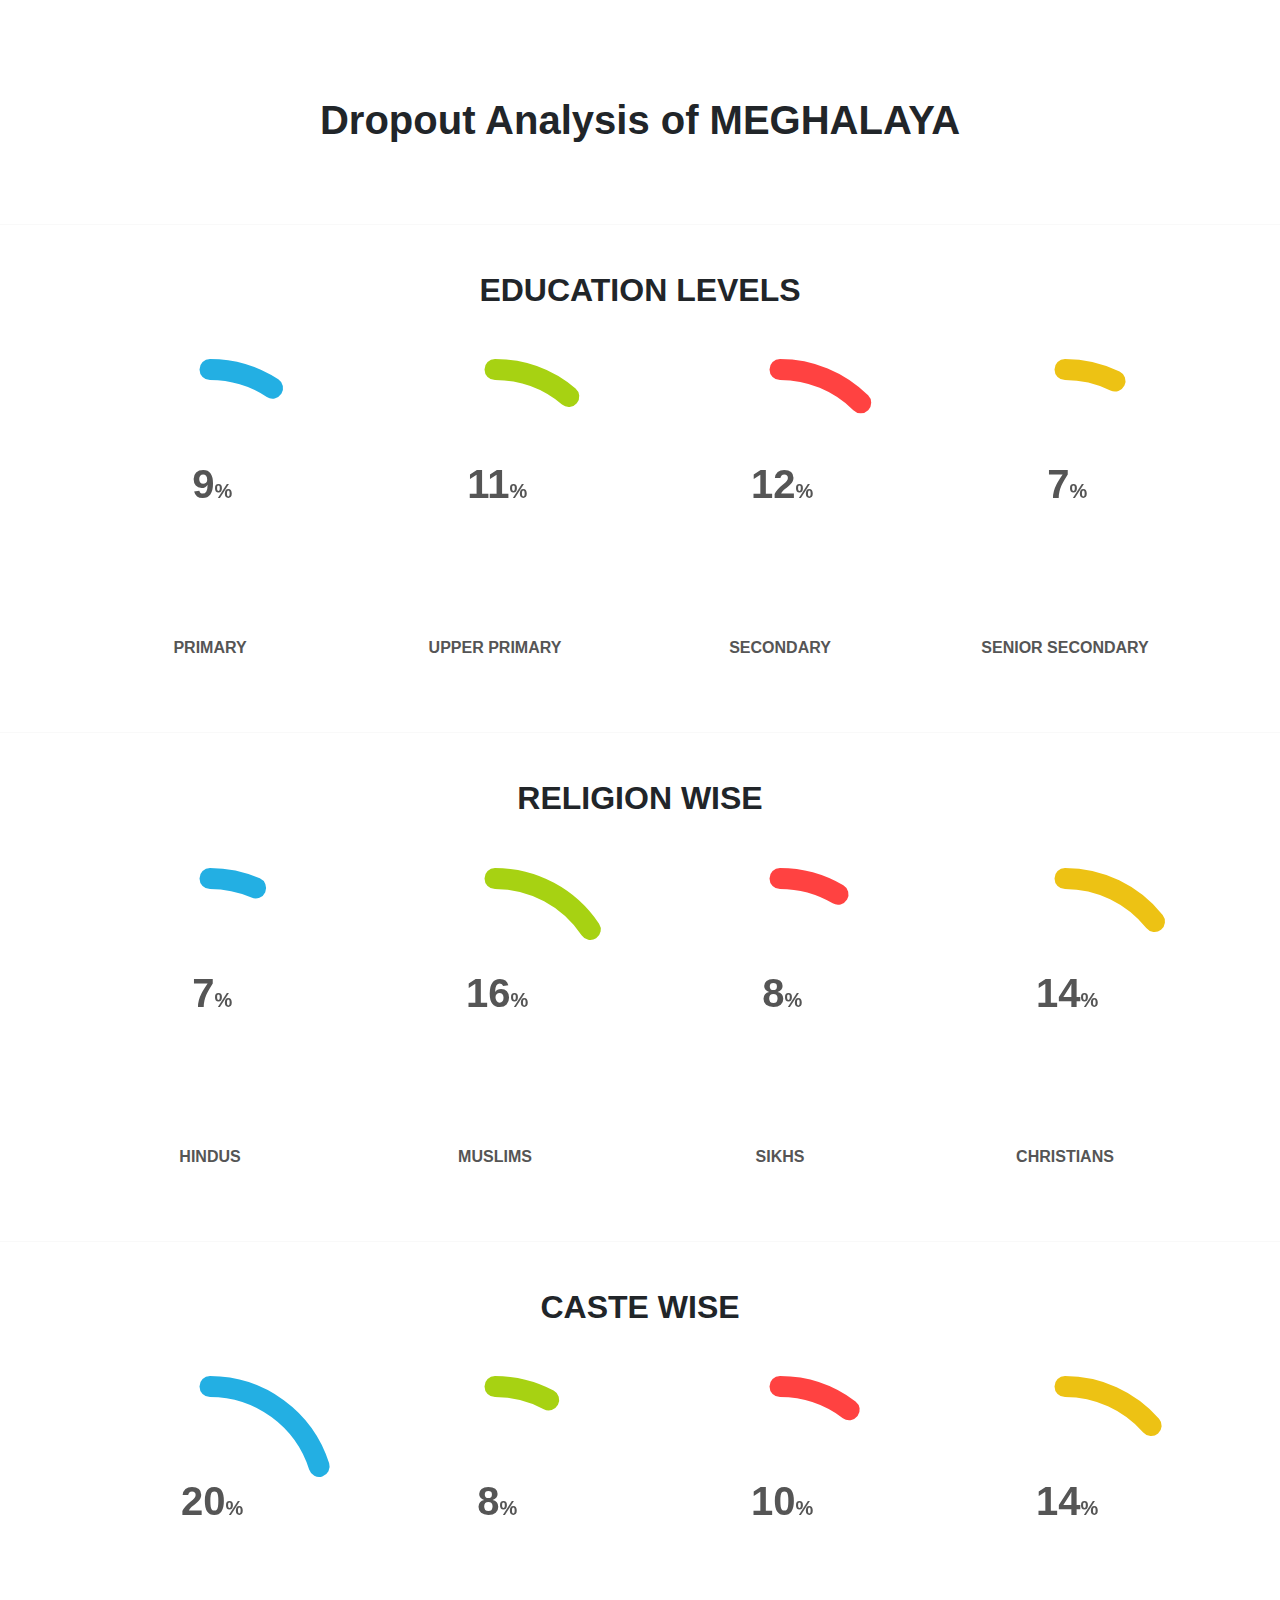
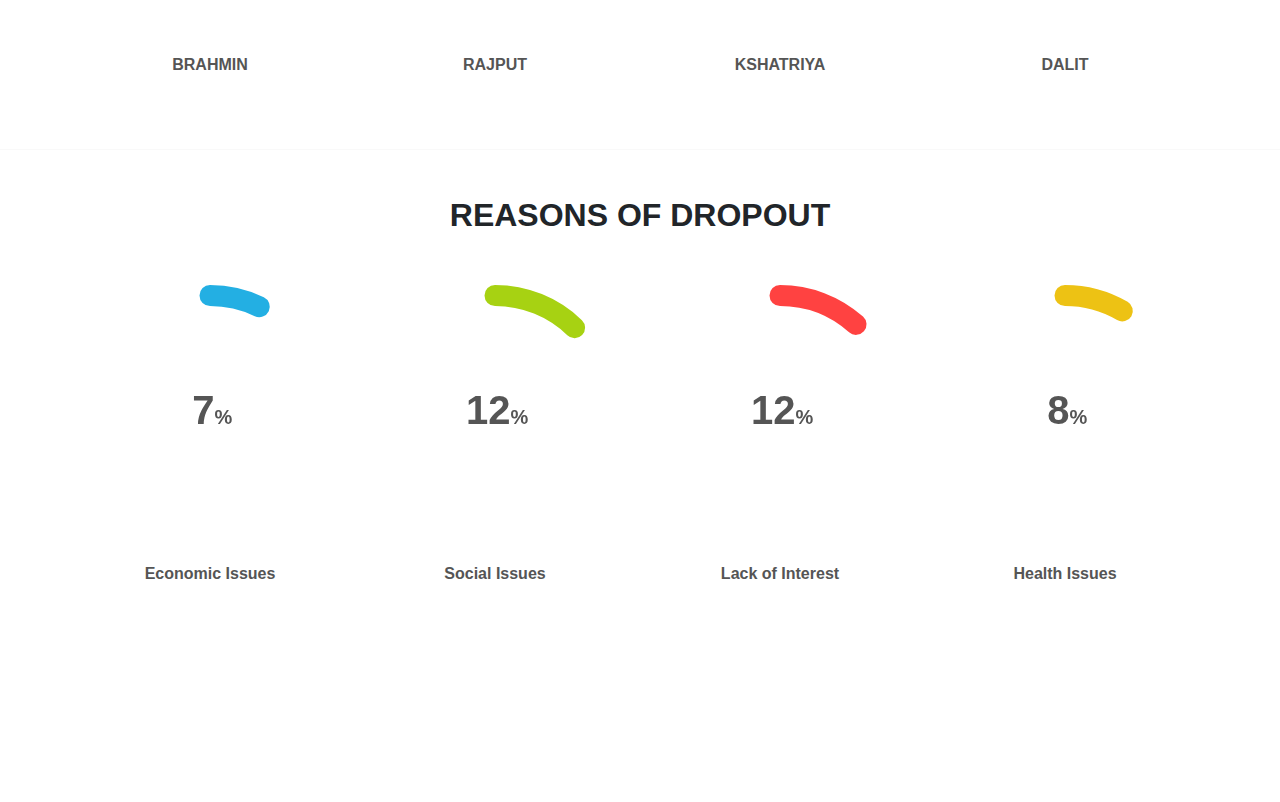
<file: sihpage-main/option01.htm>
<!DOCTYPE html>
<html>
  <head>
    <title>About</title>
    <link
      href="https://fonts.googleapis.com/css?family=Muli&display=swap"
      rel="stylesheet"
    />

    <link
      rel="stylesheet"
      type="text/css"
      href="https://stackpath.bootstrapcdn.com/bootstrap/4.4.1/css/bootstrap.min.css"
    />

    <style>
      h1 {
        font-weight: 900;
        text-align: center;
      }
      .b-skills {
        border-top: 1px solid #f9f9f9;
        padding-top: 46px;
        text-align: center;
      }

      .b-skills:last-child {
        margin-bottom: -30px;
      }

      .b-skills h2 {
        margin-bottom: 50px;
        font-weight: 900;
        text-transform: uppercase;
      }

      .skill-item {
        position: relative;
        max-width: 250px;
        width: 100%;
        margin-bottom: 30px;
        color: #555;
      }

      .chart-container {
        position: relative;
        width: 100%;
        height: 0;
        padding-top: 100%;
        margin-bottom: 27px;
      }

      .skill-item .chart,
      .skill-item .chart canvas {
        position: absolute;
        top: 0;
        left: 0;
        width: 100% !important;
        height: 100% !important;
      }

      .skill-item .chart:before {
        content: "";
        width: 0;
        height: 100%;
      }

      .skill-item .chart:before,
      .skill-item .percent {
        display: inline-block;
        vertical-align: middle;
      }

      .skill-item .percent {
        position: relative;
        line-height: 1;
        font-size: 40px;
        font-weight: 900;
        z-index: 2;
      }

      .skill-item .percent:after {
        content: attr(data-after);
        font-size: 20px;
      }

      p {
        font-weight: 900;
      }
    </style>
  </head>

  <body>
    <br /><br /><br /><br />
    <h1>Dropout Analysis of MEGHALAYA</h1>

    <section id="s-team" class="section">
      <br /><br /><br />
      <div class="b-skills">
        <div class="container">
          <h2>EDUCATION LEVELS</h2>

          <div class="row">
            <div class="col-xs-12 col-sm-6 col-md-3">
              <div class="skill-item center-block">
                <div class="chart-container">
                  <div class="chart" data-percent="14" data-bar-color="#23afe3">
                    <span class="percent" data-after="%">14</span>
                  </div>
                </div>

                <p>PRIMARY</p>
              </div>
            </div>

            <div class="col-xs-12 col-sm-6 col-md-3">
              <div class="skill-item center-block">
                <div class="chart-container">
                  <div class="chart" data-percent="17" data-bar-color="#a7d212">
                    <span class="percent" data-after="%">17</span>
                  </div>
                </div>

                <p>UPPER PRIMARY</p>
              </div>
            </div>

            <div class="col-xs-12 col-sm-6 col-md-3">
              <div class="skill-item center-block">
                <div class="chart-container">
                  <div class="chart" data-percent="19" data-bar-color="#ff4241">
                    <span class="percent" data-after="%">19</span>
                  </div>
                </div>

                <p>SECONDARY</p>
              </div>
            </div>

            <div class="col-xs-12 col-sm-6 col-md-3">
              <div class="skill-item center-block">
                <div class="chart-container">
                  <div class="chart" data-percent="11" data-bar-color="#edc214">
                    <span class="percent" data-after="%">11</span>
                  </div>
                </div>

                <p>SENIOR SECONDARY</p>
              </div>
            </div>
          </div>
        </div>
      </div>
    </section>
    <section id="s-team" class="section">
      <br /><br /><br />

      <div class="b-skills">
        <div class="container">
          <h2>Religion Wise</h2>

          <div class="row">
            <div class="col-xs-12 col-sm-6 col-md-3">
              <div class="skill-item center-block">
                <div class="chart-container">
                  <div class="chart" data-percent="10" data-bar-color="#23afe3">
                    <span class="percent" data-after="%">10</span>
                  </div>
                </div>

                <p>HINDUS</p>
              </div>
            </div>

            <div class="col-xs-12 col-sm-6 col-md-3">
              <div class="skill-item center-block">
                <div class="chart-container">
                  <div class="chart" data-percent="24" data-bar-color="#a7d212">
                    <span class="percent" data-after="%">24</span>
                  </div>
                </div>

                <p>MUSLIMS</p>
              </div>
            </div>

            <div class="col-xs-12 col-sm-6 col-md-3">
              <div class="skill-item center-block">
                <div class="chart-container">
                  <div class="chart" data-percent="13" data-bar-color="#ff4241">
                    <span class="percent" data-after="%">13</span>
                  </div>
                </div>

                <p>SIKHS</p>
              </div>
            </div>

            <div class="col-xs-12 col-sm-6 col-md-3">
              <div class="skill-item center-block">
                <div class="chart-container">
                  <div class="chart" data-percent="22" data-bar-color="#edc214">
                    <span class="percent" data-after="%">22</span>
                  </div>
                </div>

                <p>CHRISTIANS</p>
              </div>
            </div>
          </div>
        </div>
      </div>
    </section>
    <section id="s-team" class="section">
      <br /><br /><br />

      <div class="b-skills">
        <div class="container">
          <h2>Caste Wise</h2>

          <div class="row">
            <div class="col-xs-12 col-sm-6 col-md-3">
              <div class="skill-item center-block">
                <div class="chart-container">
                  <div class="chart" data-percent="31" data-bar-color="#23afe3">
                    <span class="percent" data-after="%">31</span>
                  </div>
                </div>

                <p>BRAHMIN</p>
              </div>
            </div>

            <div class="col-xs-12 col-sm-6 col-md-3">
              <div class="skill-item center-block">
                <div class="chart-container">
                  <div class="chart" data-percent="12" data-bar-color="#a7d212">
                    <span class="percent" data-after="%">12</span>
                  </div>
                </div>

                <p>RAJPUT</p>
              </div>
            </div>

            <div class="col-xs-12 col-sm-6 col-md-3">
              <div class="skill-item center-block">
                <div class="chart-container">
                  <div class="chart" data-percent="16" data-bar-color="#ff4241">
                    <span class="percent" data-after="%">16</span>
                  </div>
                </div>

                <p>KSHATRIYA</p>
              </div>
            </div>

            <div class="col-xs-12 col-sm-6 col-md-3">
              <div class="skill-item center-block">
                <div class="chart-container">
                  <div class="chart" data-percent="21" data-bar-color="#edc214">
                    <span class="percent" data-after="%">21</span>
                  </div>
                </div>

                <p>DALIT</p>
              </div>
            </div>
          </div>
        </div>
      </div>
    </section>
    <section id="s-team" class="section">
      <br /><br /><br />

      <div class="b-skills">
        <div class="container">
          <h2>REASONS OF DROPOUT</h2>

          <div class="row">
            <div class="col-xs-12 col-sm-6 col-md-3">
              <div class="skill-item center-block">
                <div class="chart-container">
                  <div class="chart" data-percent="11" data-bar-color="#23afe3">
                    <span class="percent" data-after="%">11</span>
                  </div>
                </div>

                <p>Economic Issues</p>
              </div>
            </div>

            <div class="col-xs-12 col-sm-6 col-md-3">
              <div class="skill-item center-block">
                <div class="chart-container">
                  <div class="chart" data-percent="19" data-bar-color="#a7d212">
                    <span class="percent" data-after="%">19</span>
                  </div>
                </div>

                <p>Social Issues</p>
              </div>
            </div>

            <div class="col-xs-12 col-sm-6 col-md-3">
              <div class="skill-item center-block">
                <div class="chart-container">
                  <div class="chart" data-percent="18" data-bar-color="#ff4241">
                    <span class="percent" data-after="%">18</span>
                  </div>
                </div>

                <p>Lack of Interest</p>
              </div>
            </div>

            <div class="col-xs-12 col-sm-6 col-md-3">
              <div class="skill-item center-block">
                <div class="chart-container">
                  <div class="chart" data-percent="13" data-bar-color="#edc214">
                    <span class="percent" data-after="%">13</span>
                  </div>
                </div>

                <p>Health Issues</p>
              </div>
            </div>
          </div>
        </div>
      </div>
    </section>
    <br /><br /><br /><br /><br />

    <br /><br /><br /><br />

    <script src="plugins/jquery-2.2.4.min.js"></script>
    <script src="plugins/jquery.appear.min.js"></script>
    <script src="plugins/jquery.easypiechart.min.js"></script>
    <script>
      "use strict";

      var $window = $(window);

      function run() {
        var fName = arguments[0],
          aArgs = Array.prototype.slice.call(arguments, 1);
        try {
          fName.apply(window, aArgs);
        } catch (err) {}
      }

      /* chart
================================================== */
      function _chart() {
        $(".b-skills").appear(function () {
          setTimeout(function () {
            $(".chart").easyPieChart({
              easing: "easeOutElastic",
              delay: 3000,
              barColor: "#369670",
              trackColor: "#fff",
              scaleColor: false,
              lineWidth: 21,
              trackWidth: 21,
              size: 250,
              lineCap: "round",
              onStep: function (from, to, percent) {
                this.el.children[0].innerHTML = Math.round(percent);
              },
            });
          }, 150);
        });
      }

      $(document).ready(function () {
        run(_chart);
      });
    </script>
  </body>
</html>
</file>
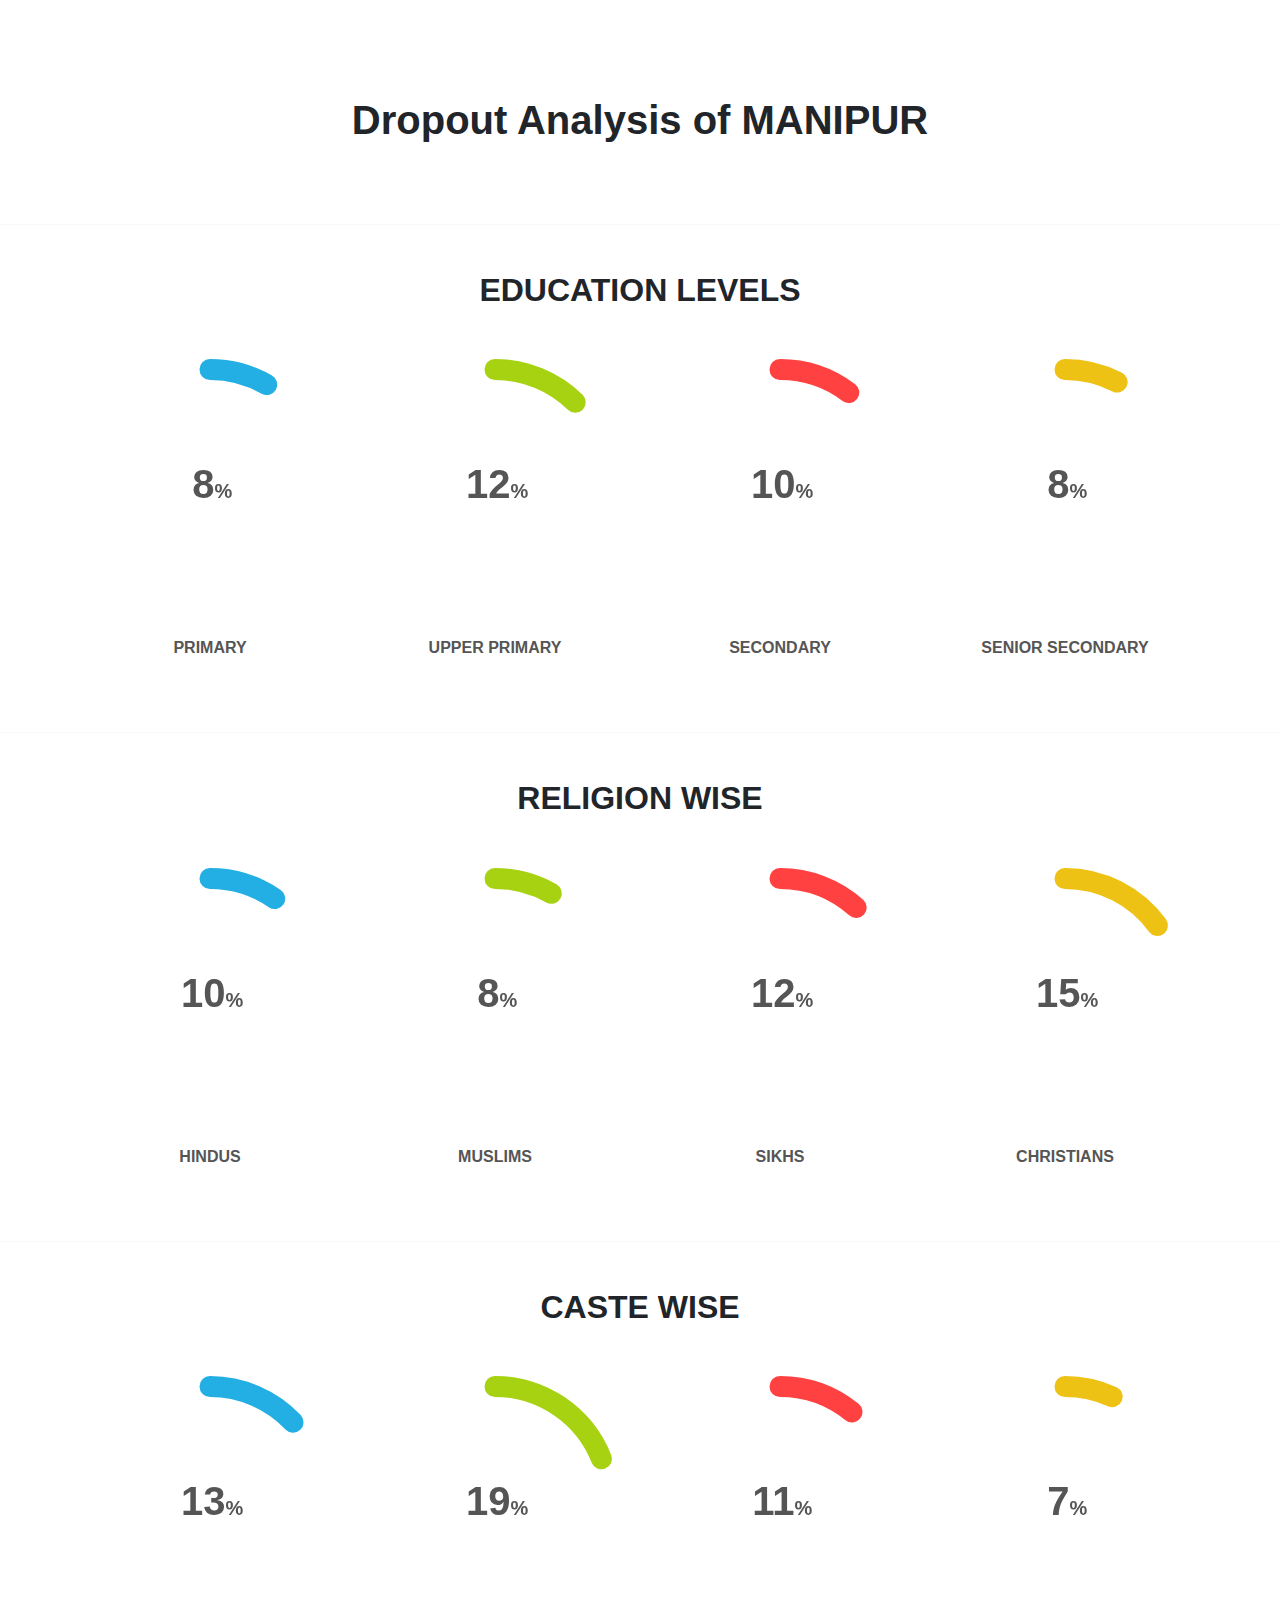
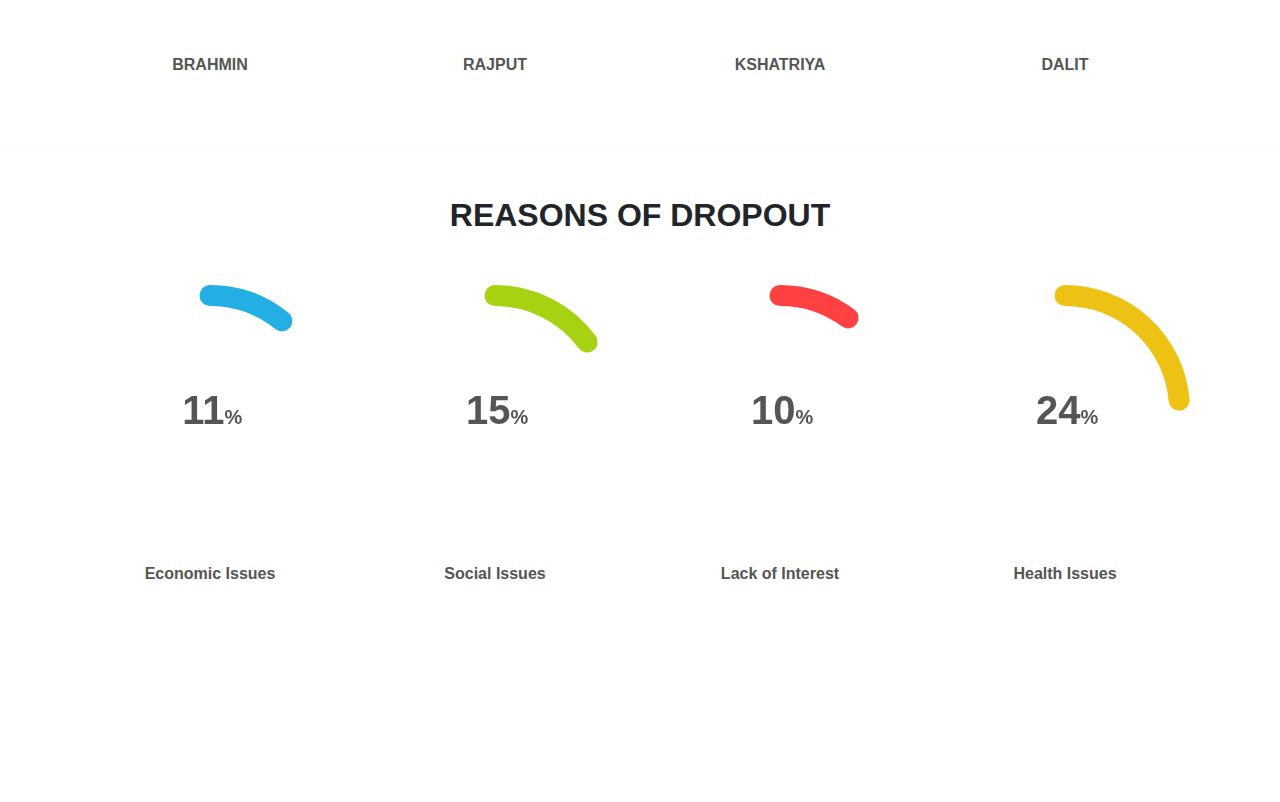
<file: sihpage-main/option02.htm>
<!DOCTYPE html>
<html>
  <head>
    <title>About</title>
    <link
      href="https://fonts.googleapis.com/css?family=Muli&display=swap"
      rel="stylesheet"
    />

    <link
      rel="stylesheet"
      type="text/css"
      href="https://stackpath.bootstrapcdn.com/bootstrap/4.4.1/css/bootstrap.min.css"
    />

    <style>
      h1 {
        font-weight: 900;
        text-align: center;
      }
      .b-skills {
        border-top: 1px solid #f9f9f9;
        padding-top: 46px;
        text-align: center;
      }

      .b-skills:last-child {
        margin-bottom: -30px;
      }

      .b-skills h2 {
        margin-bottom: 50px;
        font-weight: 900;
        text-transform: uppercase;
      }

      .skill-item {
        position: relative;
        max-width: 250px;
        width: 100%;
        margin-bottom: 30px;
        color: #555;
      }

      .chart-container {
        position: relative;
        width: 100%;
        height: 0;
        padding-top: 100%;
        margin-bottom: 27px;
      }

      .skill-item .chart,
      .skill-item .chart canvas {
        position: absolute;
        top: 0;
        left: 0;
        width: 100% !important;
        height: 100% !important;
      }

      .skill-item .chart:before {
        content: "";
        width: 0;
        height: 100%;
      }

      .skill-item .chart:before,
      .skill-item .percent {
        display: inline-block;
        vertical-align: middle;
      }

      .skill-item .percent {
        position: relative;
        line-height: 1;
        font-size: 40px;
        font-weight: 900;
        z-index: 2;
      }

      .skill-item .percent:after {
        content: attr(data-after);
        font-size: 20px;
      }

      p {
        font-weight: 900;
      }
    </style>
  </head>

  <body>
    <br /><br /><br /><br />
    <h1>Dropout Analysis of MANIPUR</h1>

    <section id="s-team" class="section">
      <br /><br /><br />
      <div class="b-skills">
        <div class="container">
          <h2>EDUCATION LEVELS</h2>

          <div class="row">
            <div class="col-xs-12 col-sm-6 col-md-3">
              <div class="skill-item center-block">
                <div class="chart-container">
                  <div class="chart" data-percent="12" data-bar-color="#23afe3">
                    <span class="percent" data-after="%">12</span>
                  </div>
                </div>

                <p>PRIMARY</p>
              </div>
            </div>

            <div class="col-xs-12 col-sm-6 col-md-3">
              <div class="skill-item center-block">
                <div class="chart-container">
                  <div class="chart" data-percent="18" data-bar-color="#a7d212">
                    <span class="percent" data-after="%">18</span>
                  </div>
                </div>

                <p>UPPER PRIMARY</p>
              </div>
            </div>

            <div class="col-xs-12 col-sm-6 col-md-3">
              <div class="skill-item center-block">
                <div class="chart-container">
                  <div class="chart" data-percent="15" data-bar-color="#ff4241">
                    <span class="percent" data-after="%">15</span>
                  </div>
                </div>

                <p>SECONDARY</p>
              </div>
            </div>

            <div class="col-xs-12 col-sm-6 col-md-3">
              <div class="skill-item center-block">
                <div class="chart-container">
                  <div class="chart" data-percent="11" data-bar-color="#edc214">
                    <span class="percent" data-after="%">11</span>
                  </div>
                </div>

                <p>SENIOR SECONDARY</p>
              </div>
            </div>
          </div>
        </div>
      </div>
    </section>
    <section id="s-team" class="section">
      <br /><br /><br />

      <div class="b-skills">
        <div class="container">
          <h2>Religion Wise</h2>

          <div class="row">
            <div class="col-xs-12 col-sm-6 col-md-3">
              <div class="skill-item center-block">
                <div class="chart-container">
                  <div class="chart" data-percent="14" data-bar-color="#23afe3">
                    <span class="percent" data-after="%">14</span>
                  </div>
                </div>

                <p>HINDUS</p>
              </div>
            </div>

            <div class="col-xs-12 col-sm-6 col-md-3">
              <div class="skill-item center-block">
                <div class="chart-container">
                  <div class="chart" data-percent="12" data-bar-color="#a7d212">
                    <span class="percent" data-after="%">12</span>
                  </div>
                </div>

                <p>MUSLIMS</p>
              </div>
            </div>

            <div class="col-xs-12 col-sm-6 col-md-3">
              <div class="skill-item center-block">
                <div class="chart-container">
                  <div class="chart" data-percent="17" data-bar-color="#ff4241">
                    <span class="percent" data-after="%">17</span>
                  </div>
                </div>

                <p>SIKHS</p>
              </div>
            </div>

            <div class="col-xs-12 col-sm-6 col-md-3">
              <div class="skill-item center-block">
                <div class="chart-container">
                  <div class="chart" data-percent="22" data-bar-color="#edc214">
                    <span class="percent" data-after="%">22</span>
                  </div>
                </div>

                <p>CHRISTIANS</p>
              </div>
            </div>
          </div>
        </div>
      </div>
    </section>
    <section id="s-team" class="section">
      <br /><br /><br />

      <div class="b-skills">
        <div class="container">
          <h2>Caste Wise</h2>

          <div class="row">
            <div class="col-xs-12 col-sm-6 col-md-3">
              <div class="skill-item center-block">
                <div class="chart-container">
                  <div class="chart" data-percent="19" data-bar-color="#23afe3">
                    <span class="percent" data-after="%">19</span>
                  </div>
                </div>

                <p>BRAHMIN</p>
              </div>
            </div>

            <div class="col-xs-12 col-sm-6 col-md-3">
              <div class="skill-item center-block">
                <div class="chart-container">
                  <div class="chart" data-percent="28" data-bar-color="#a7d212">
                    <span class="percent" data-after="%">28</span>
                  </div>
                </div>

                <p>RAJPUT</p>
              </div>
            </div>

            <div class="col-xs-12 col-sm-6 col-md-3">
              <div class="skill-item center-block">
                <div class="chart-container">
                  <div class="chart" data-percent="16" data-bar-color="#ff4241">
                    <span class="percent" data-after="%">16</span>
                  </div>
                </div>

                <p>KSHATRIYA</p>
              </div>
            </div>

            <div class="col-xs-12 col-sm-6 col-md-3">
              <div class="skill-item center-block">
                <div class="chart-container">
                  <div class="chart" data-percent="10" data-bar-color="#edc214">
                    <span class="percent" data-after="%">10</span>
                  </div>
                </div>

                <p>DALIT</p>
              </div>
            </div>
          </div>
        </div>
      </div>
    </section>
    <section id="s-team" class="section">
      <br /><br /><br />

      <div class="b-skills">
        <div class="container">
          <h2>REASONS OF DROPOUT</h2>

          <div class="row">
            <div class="col-xs-12 col-sm-6 col-md-3">
              <div class="skill-item center-block">
                <div class="chart-container">
                  <div class="chart" data-percent="16" data-bar-color="#23afe3">
                    <span class="percent" data-after="%">16</span>
                  </div>
                </div>

                <p>Economic Issues</p>
              </div>
            </div>

            <div class="col-xs-12 col-sm-6 col-md-3">
              <div class="skill-item center-block">
                <div class="chart-container">
                  <div class="chart" data-percent="22" data-bar-color="#a7d212">
                    <span class="percent" data-after="%">22</span>
                  </div>
                </div>

                <p>Social Issues</p>
              </div>
            </div>

            <div class="col-xs-12 col-sm-6 col-md-3">
              <div class="skill-item center-block">
                <div class="chart-container">
                  <div class="chart" data-percent="15" data-bar-color="#ff4241">
                    <span class="percent" data-after="%">15</span>
                  </div>
                </div>

                <p>Lack of Interest</p>
              </div>
            </div>

            <div class="col-xs-12 col-sm-6 col-md-3">
              <div class="skill-item center-block">
                <div class="chart-container">
                  <div class="chart" data-percent="35" data-bar-color="#edc214">
                    <span class="percent" data-after="%">35</span>
                  </div>
                </div>

                <p>Health Issues</p>
              </div>
            </div>
          </div>
        </div>
      </div>
    </section>
    <br /><br /><br /><br /><br />

    <br /><br /><br /><br />

    <script src="plugins/jquery-2.2.4.min.js"></script>
    <script src="plugins/jquery.appear.min.js"></script>
    <script src="plugins/jquery.easypiechart.min.js"></script>
    <script>
      "use strict";

      var $window = $(window);

      function run() {
        var fName = arguments[0],
          aArgs = Array.prototype.slice.call(arguments, 1);
        try {
          fName.apply(window, aArgs);
        } catch (err) {}
      }

      /* chart
================================================== */
      function _chart() {
        $(".b-skills").appear(function () {
          setTimeout(function () {
            $(".chart").easyPieChart({
              easing: "easeOutElastic",
              delay: 3000,
              barColor: "#369670",
              trackColor: "#fff",
              scaleColor: false,
              lineWidth: 21,
              trackWidth: 21,
              size: 250,
              lineCap: "round",
              onStep: function (from, to, percent) {
                this.el.children[0].innerHTML = Math.round(percent);
              },
            });
          }, 150);
        });
      }

      $(document).ready(function () {
        run(_chart);
      });
    </script>
  </body>
</html>
</file>
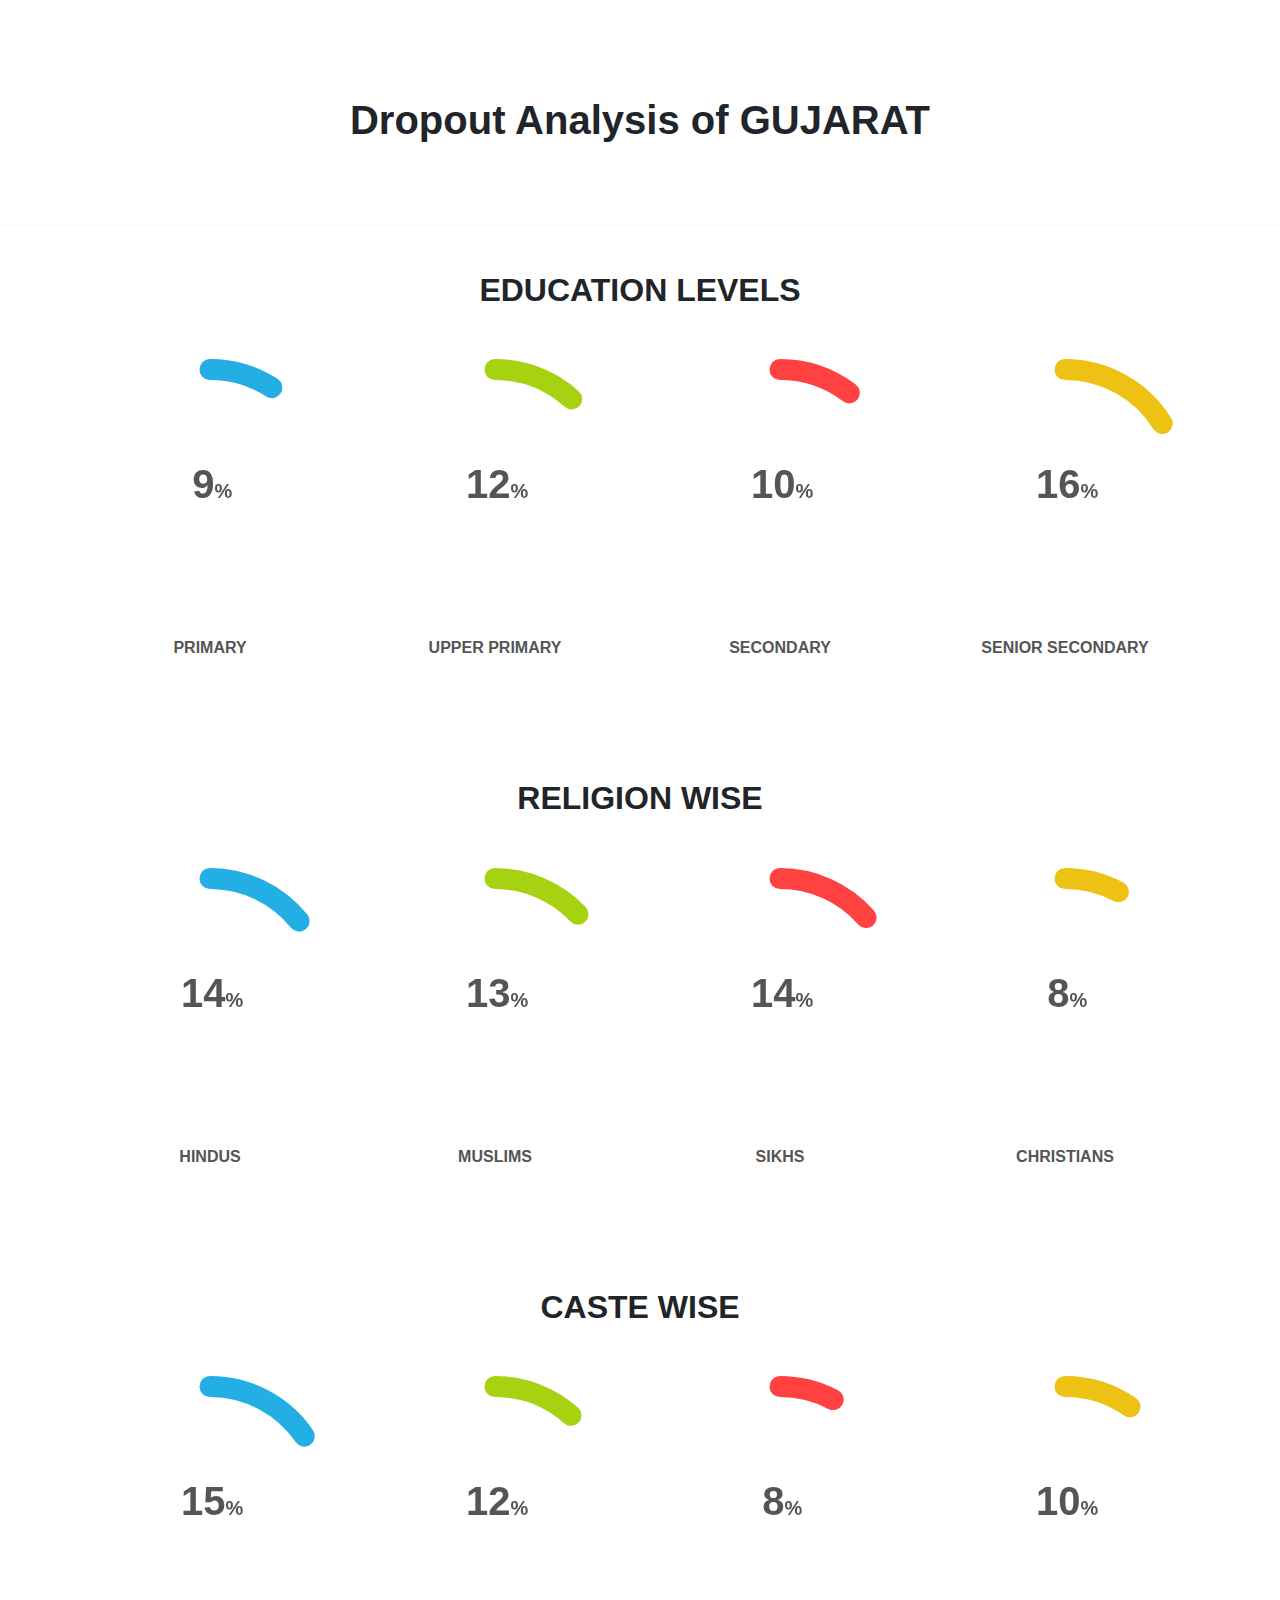
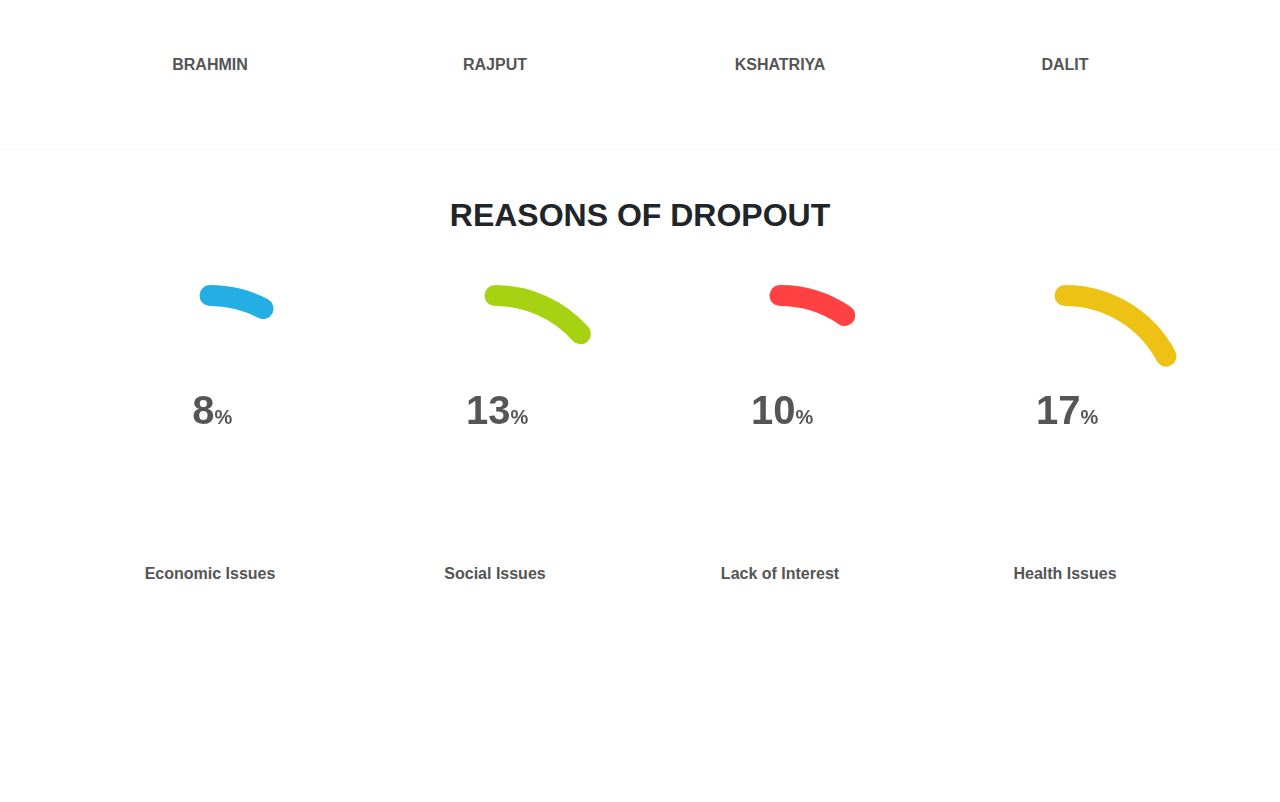
<file: sihpage-main/option03.htm>
<!DOCTYPE html>
<html>
  <head>
    <title>About</title>
    <link
      href="https://fonts.googleapis.com/css?family=Muli&display=swap"
      rel="stylesheet"
    />

    <link
      rel="stylesheet"
      type="text/css"
      href="https://stackpath.bootstrapcdn.com/bootstrap/4.4.1/css/bootstrap.min.css"
    />

    <style>
      h1 {
        font-weight: 900;
        text-align: center;
      }
      .b-skills {
        border-top: 1px solid #f9f9f9;
        padding-top: 46px;
        text-align: center;
      }

      .b-skills:last-child {
        margin-bottom: -30px;
      }

      .b-skills h2 {
        margin-bottom: 50px;
        font-weight: 900;
        text-transform: uppercase;
      }

      .skill-item {
        position: relative;
        max-width: 250px;
        width: 100%;
        margin-bottom: 30px;
        color: #555;
      }

      .chart-container {
        position: relative;
        width: 100%;
        height: 0;
        padding-top: 100%;
        margin-bottom: 27px;
      }

      .skill-item .chart,
      .skill-item .chart canvas {
        position: absolute;
        top: 0;
        left: 0;
        width: 100% !important;
        height: 100% !important;
      }

      .skill-item .chart:before {
        content: "";
        width: 0;
        height: 100%;
      }

      .skill-item .chart:before,
      .skill-item .percent {
        display: inline-block;
        vertical-align: middle;
      }

      .skill-item .percent {
        position: relative;
        line-height: 1;
        font-size: 40px;
        font-weight: 900;
        z-index: 2;
      }

      .skill-item .percent:after {
        content: attr(data-after);
        font-size: 20px;
      }

      p {
        font-weight: 900;
      }
    </style>
  </head>

  <body>
    <br /><br /><br /><br />
    <h1>Dropout Analysis of GUJARAT</h1>

    <section id="s-team" class="section">
      <br /><br /><br />
      <div class="b-skills">
        <div class="container">
          <h2>EDUCATION LEVELS</h2>

          <div class="row">
            <div class="col-xs-12 col-sm-6 col-md-3">
              <div class="skill-item center-block">
                <div class="chart-container">
                  <div class="chart" data-percent="14" data-bar-color="#23afe3">
                    <span class="percent" data-after="%">14</span>
                  </div>
                </div>

                <p>PRIMARY</p>
              </div>
            </div>

            <div class="col-xs-12 col-sm-6 col-md-3">
              <div class="skill-item center-block">
                <div class="chart-container">
                  <div class="chart" data-percent="18" data-bar-color="#a7d212">
                    <span class="percent" data-after="%">18</span>
                  </div>
                </div>

                <p>UPPER PRIMARY</p>
              </div>
            </div>

            <div class="col-xs-12 col-sm-6 col-md-3">
              <div class="skill-item center-block">
                <div class="chart-container">
                  <div class="chart" data-percent="16" data-bar-color="#ff4241">
                    <span class="percent" data-after="%">16</span>
                  </div>
                </div>

                <p>SECONDARY</p>
              </div>
            </div>

            <div class="col-xs-12 col-sm-6 col-md-3">
              <div class="skill-item center-block">
                <div class="chart-container">
                  <div class="chart" data-percent="25" data-bar-color="#edc214">
                    <span class="percent" data-after="%">17</span>
                  </div>
                </div>

                <p>SENIOR SECONDARY</p>
              </div>
            </div>
          </div>
        </div>
      </div>
    </section>
    <section id="s-team" class="section">
      <br /><br /><br />

      <div class="b-skills">
        <div class="container">
          <h2>Religion Wise</h2>

          <div class="row">
            <div class="col-xs-12 col-sm-6 col-md-3">
              <div class="skill-item center-block">
                <div class="chart-container">
                  <div class="chart" data-percent="22" data-bar-color="#23afe3">
                    <span class="percent" data-after="%">22</span>
                  </div>
                </div>

                <p>HINDUS</p>
              </div>
            </div>

            <div class="col-xs-12 col-sm-6 col-md-3">
              <div class="skill-item center-block">
                <div class="chart-container">
                  <div class="chart" data-percent="20" data-bar-color="#a7d212">
                    <span class="percent" data-after="%">20</span>
                  </div>
                </div>

                <p>MUSLIMS</p>
              </div>
            </div>

            <div class="col-xs-12 col-sm-6 col-md-3">
              <div class="skill-item center-block">
                <div class="chart-container">
                  <div class="chart" data-percent="21" data-bar-color="#ff4241">
                    <span class="percent" data-after="%">21</span>
                  </div>
                </div>

                <p>SIKHS</p>
              </div>
            </div>

            <div class="col-xs-12 col-sm-6 col-md-3">
              <div class="skill-item center-block">
                <div class="chart-container">
                  <div class="chart" data-percent="12" data-bar-color="#edc214">
                    <span class="percent" data-after="%">12</span>
                  </div>
                </div>

                <p>CHRISTIANS</p>
              </div>
            </div>
          </div>
        </div>
      </div>
    </section>
    <section id="s-team" class="section">
      <br /><br /><br />

      <div class="b-skills">
        <div class="container">
          <h2>Caste Wise</h2>

          <div class="row">
            <div class="col-xs-12 col-sm-6 col-md-3">
              <div class="skill-item center-block">
                <div class="chart-container">
                  <div class="chart" data-percent="24" data-bar-color="#23afe3">
                    <span class="percent" data-after="%">24</span>
                  </div>
                </div>

                <p>BRAHMIN</p>
              </div>
            </div>

            <div class="col-xs-12 col-sm-6 col-md-3">
              <div class="skill-item center-block">
                <div class="chart-container">
                  <div class="chart" data-percent="18" data-bar-color="#a7d212">
                    <span class="percent" data-after="%">18</span>
                  </div>
                </div>

                <p>RAJPUT</p>
              </div>
            </div>

            <div class="col-xs-12 col-sm-6 col-md-3">
              <div class="skill-item center-block">
                <div class="chart-container">
                  <div class="chart" data-percent="12" data-bar-color="#ff4241">
                    <span class="percent" data-after="%">12</span>
                  </div>
                </div>

                <p>KSHATRIYA</p>
              </div>
            </div>

            <div class="col-xs-12 col-sm-6 col-md-3">
              <div class="skill-item center-block">
                <div class="chart-container">
                  <div class="chart" data-percent="15" data-bar-color="#edc214">
                    <span class="percent" data-after="%">15</span>
                  </div>
                </div>

                <p>DALIT</p>
              </div>
            </div>
          </div>
        </div>
      </div>
    </section>
    <section id="s-team" class="section">
      <br /><br /><br />

      <div class="b-skills">
        <div class="container">
          <h2>REASONS OF DROPOUT</h2>

          <div class="row">
            <div class="col-xs-12 col-sm-6 col-md-3">
              <div class="skill-item center-block">
                <div class="chart-container">
                  <div class="chart" data-percent="12" data-bar-color="#23afe3">
                    <span class="percent" data-after="%">12</span>
                  </div>
                </div>

                <p>Economic Issues</p>
              </div>
            </div>

            <div class="col-xs-12 col-sm-6 col-md-3">
              <div class="skill-item center-block">
                <div class="chart-container">
                  <div class="chart" data-percent="21" data-bar-color="#a7d212">
                    <span class="percent" data-after="%">21</span>
                  </div>
                </div>

                <p>Social Issues</p>
              </div>
            </div>

            <div class="col-xs-12 col-sm-6 col-md-3">
              <div class="skill-item center-block">
                <div class="chart-container">
                  <div class="chart" data-percent="15" data-bar-color="#ff4241">
                    <span class="percent" data-after="%">15</span>
                  </div>
                </div>

                <p>Lack of Interest</p>
              </div>
            </div>

            <div class="col-xs-12 col-sm-6 col-md-3">
              <div class="skill-item center-block">
                <div class="chart-container">
                  <div class="chart" data-percent="27" data-bar-color="#edc214">
                    <span class="percent" data-after="%">27</span>
                  </div>
                </div>

                <p>Health Issues</p>
              </div>
            </div>
          </div>
        </div>
      </div>
    </section>
    <br /><br /><br /><br /><br />

    <br /><br /><br /><br />

    <script src="plugins/jquery-2.2.4.min.js"></script>
    <script src="plugins/jquery.appear.min.js"></script>
    <script src="plugins/jquery.easypiechart.min.js"></script>
    <script>
      "use strict";

      var $window = $(window);

      function run() {
        var fName = arguments[0],
          aArgs = Array.prototype.slice.call(arguments, 1);
        try {
          fName.apply(window, aArgs);
        } catch (err) {}
      }

      /* chart
================================================== */
      function _chart() {
        $(".b-skills").appear(function () {
          setTimeout(function () {
            $(".chart").easyPieChart({
              easing: "easeOutElastic",
              delay: 3000,
              barColor: "#369670",
              trackColor: "#fff",
              scaleColor: false,
              lineWidth: 21,
              trackWidth: 21,
              size: 250,
              lineCap: "round",
              onStep: function (from, to, percent) {
                this.el.children[0].innerHTML = Math.round(percent);
              },
            });
          }, 150);
        });
      }

      $(document).ready(function () {
        run(_chart);
      });
    </script>
  </body>
</html>
</file>
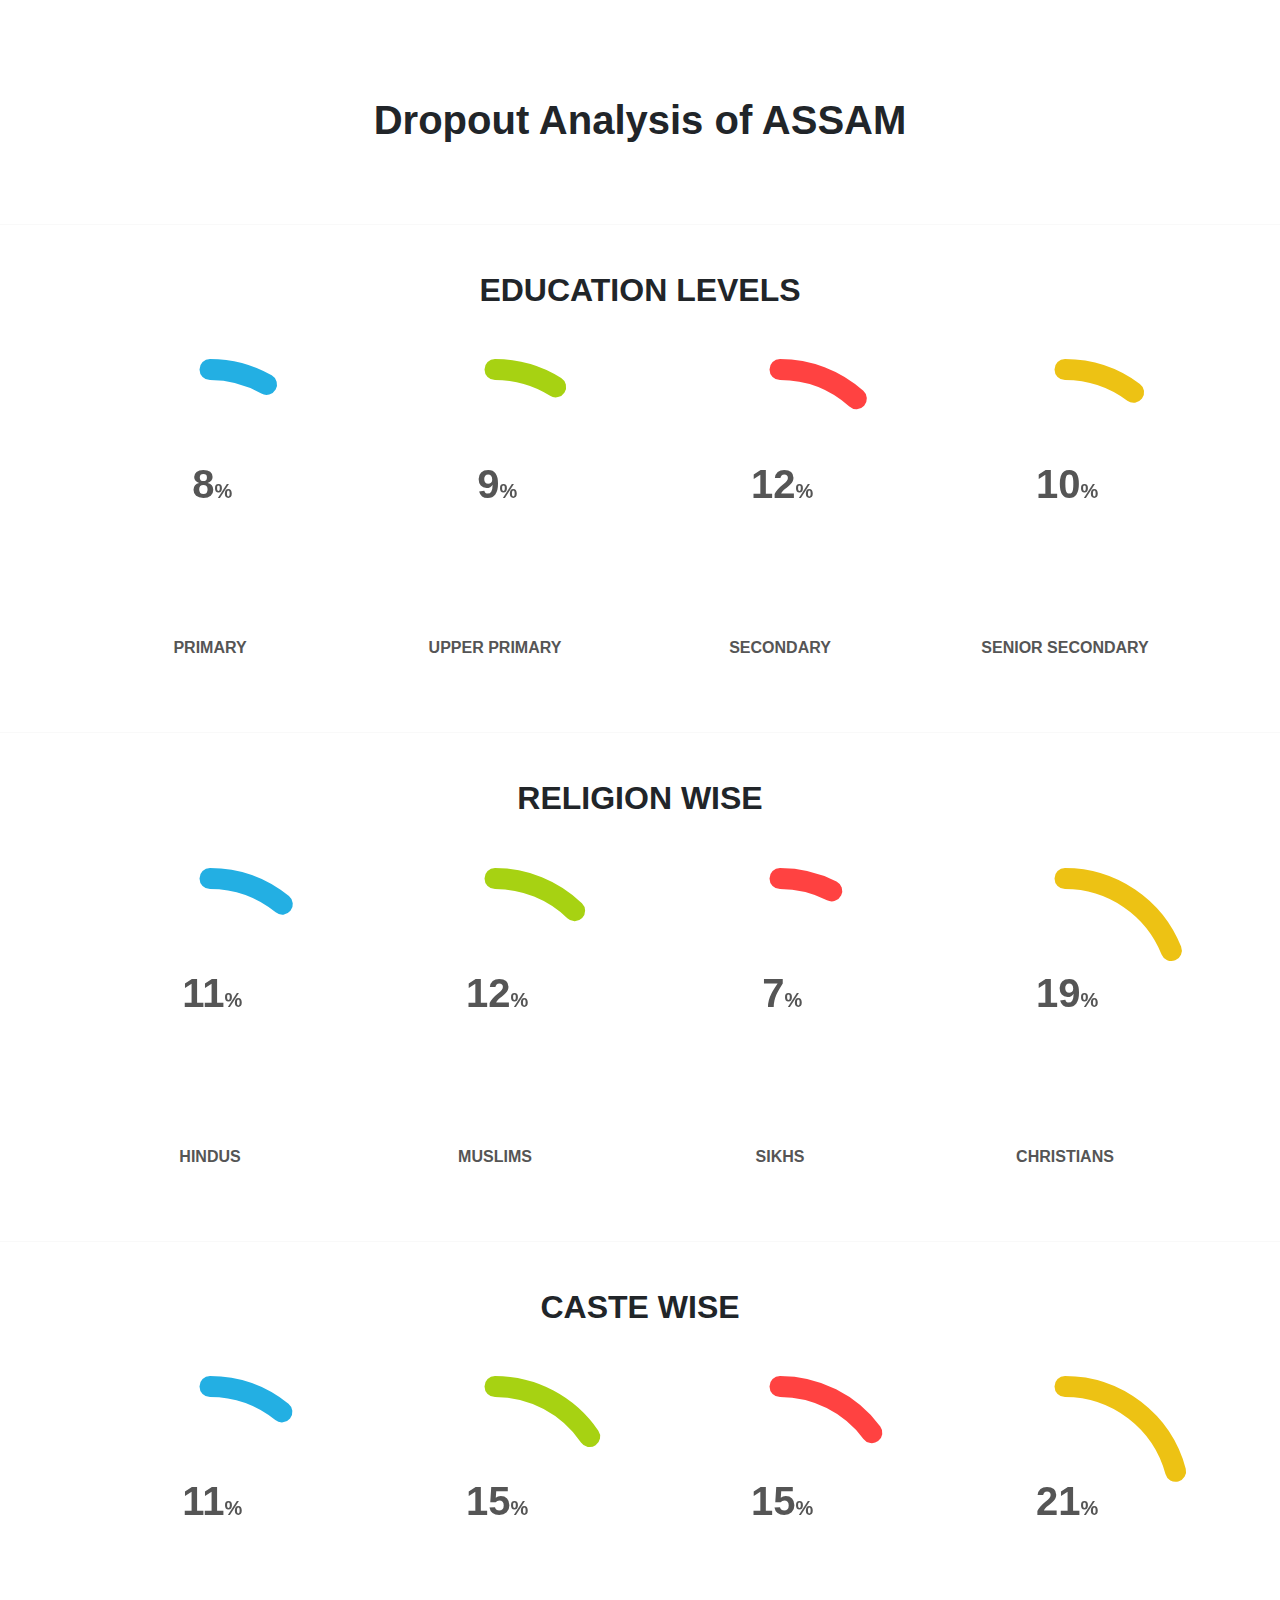
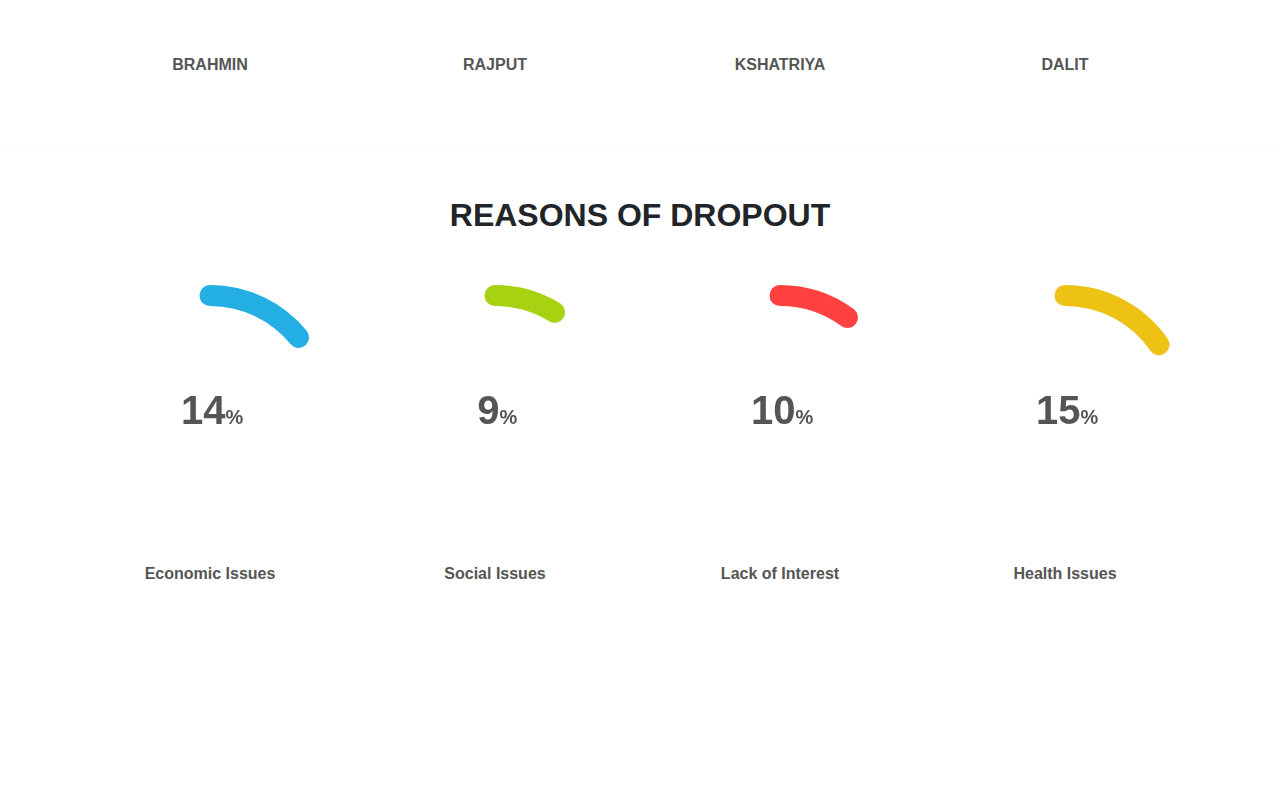
<file: sihpage-main/option04.htm>
<!DOCTYPE html>
<html>
  <head>
    <title>About</title>
    <link
      href="https://fonts.googleapis.com/css?family=Muli&display=swap"
      rel="stylesheet"
    />

    <link
      rel="stylesheet"
      type="text/css"
      href="https://stackpath.bootstrapcdn.com/bootstrap/4.4.1/css/bootstrap.min.css"
    />

    <style>
      h1 {
        font-weight: 900;
        text-align: center;
      }
      .b-skills {
        border-top: 1px solid #f9f9f9;
        padding-top: 46px;
        text-align: center;
      }

      .b-skills:last-child {
        margin-bottom: -30px;
      }

      .b-skills h2 {
        margin-bottom: 50px;
        font-weight: 900;
        text-transform: uppercase;
      }

      .skill-item {
        position: relative;
        max-width: 250px;
        width: 100%;
        margin-bottom: 30px;
        color: #555;
      }

      .chart-container {
        position: relative;
        width: 100%;
        height: 0;
        padding-top: 100%;
        margin-bottom: 27px;
      }

      .skill-item .chart,
      .skill-item .chart canvas {
        position: absolute;
        top: 0;
        left: 0;
        width: 100% !important;
        height: 100% !important;
      }

      .skill-item .chart:before {
        content: "";
        width: 0;
        height: 100%;
      }

      .skill-item .chart:before,
      .skill-item .percent {
        display: inline-block;
        vertical-align: middle;
      }

      .skill-item .percent {
        position: relative;
        line-height: 1;
        font-size: 40px;
        font-weight: 900;
        z-index: 2;
      }

      .skill-item .percent:after {
        content: attr(data-after);
        font-size: 20px;
      }

      p {
        font-weight: 900;
      }
    </style>
  </head>

  <body>
    <br /><br /><br /><br />
    <h1>Dropout Analysis of ASSAM</h1>

    <section id="s-team" class="section">
      <br /><br /><br />
      <div class="b-skills">
        <div class="container">
          <h2>EDUCATION LEVELS</h2>

          <div class="row">
            <div class="col-xs-12 col-sm-6 col-md-3">
              <div class="skill-item center-block">
                <div class="chart-container">
                  <div class="chart" data-percent="12" data-bar-color="#23afe3">
                    <span class="percent" data-after="%">12</span>
                  </div>
                </div>

                <p>PRIMARY</p>
              </div>
            </div>

            <div class="col-xs-12 col-sm-6 col-md-3">
              <div class="skill-item center-block">
                <div class="chart-container">
                  <div class="chart" data-percent="13" data-bar-color="#a7d212">
                    <span class="percent" data-after="%">13</span>
                  </div>
                </div>

                <p>UPPER PRIMARY</p>
              </div>
            </div>

            <div class="col-xs-12 col-sm-6 col-md-3">
              <div class="skill-item center-block">
                <div class="chart-container">
                  <div class="chart" data-percent="17" data-bar-color="#ff4241">
                    <span class="percent" data-after="%">17</span>
                  </div>
                </div>

                <p>SECONDARY</p>
              </div>
            </div>

            <div class="col-xs-12 col-sm-6 col-md-3">
              <div class="skill-item center-block">
                <div class="chart-container">
                  <div class="chart" data-percent="15" data-bar-color="#edc214">
                    <span class="percent" data-after="%">15</span>
                  </div>
                </div>

                <p>SENIOR SECONDARY</p>
              </div>
            </div>
          </div>
        </div>
      </div>
    </section>
    <section id="s-team" class="section">
      <br /><br /><br />

      <div class="b-skills">
        <div class="container">
          <h2>Religion Wise</h2>

          <div class="row">
            <div class="col-xs-12 col-sm-6 col-md-3">
              <div class="skill-item center-block">
                <div class="chart-container">
                  <div class="chart" data-percent="16" data-bar-color="#23afe3">
                    <span class="percent" data-after="%">16</span>
                  </div>
                </div>

                <p>HINDUS</p>
              </div>
            </div>

            <div class="col-xs-12 col-sm-6 col-md-3">
              <div class="skill-item center-block">
                <div class="chart-container">
                  <div class="chart" data-percent="18" data-bar-color="#a7d212">
                    <span class="percent" data-after="%">18</span>
                  </div>
                </div>

                <p>MUSLIMS</p>
              </div>
            </div>

            <div class="col-xs-12 col-sm-6 col-md-3">
              <div class="skill-item center-block">
                <div class="chart-container">
                  <div class="chart" data-percent="11" data-bar-color="#ff4241">
                    <span class="percent" data-after="%">11</span>
                  </div>
                </div>

                <p>SIKHS</p>
              </div>
            </div>

            <div class="col-xs-12 col-sm-6 col-md-3">
              <div class="skill-item center-block">
                <div class="chart-container">
                  <div class="chart" data-percent="28" data-bar-color="#edc214">
                    <span class="percent" data-after="%">28</span>
                  </div>
                </div>

                <p>CHRISTIANS</p>
              </div>
            </div>
          </div>
        </div>
      </div>
    </section>
    <section id="s-team" class="section">
      <br /><br /><br />

      <div class="b-skills">
        <div class="container">
          <h2>Caste Wise</h2>

          <div class="row">
            <div class="col-xs-12 col-sm-6 col-md-3">
              <div class="skill-item center-block">
                <div class="chart-container">
                  <div class="chart" data-percent="16" data-bar-color="#23afe3">
                    <span class="percent" data-after="%">16</span>
                  </div>
                </div>

                <p>BRAHMIN</p>
              </div>
            </div>

            <div class="col-xs-12 col-sm-6 col-md-3">
              <div class="skill-item center-block">
                <div class="chart-container">
                  <div class="chart" data-percent="23" data-bar-color="#a7d212">
                    <span class="percent" data-after="%">23</span>
                  </div>
                </div>

                <p>RAJPUT</p>
              </div>
            </div>

            <div class="col-xs-12 col-sm-6 col-md-3">
              <div class="skill-item center-block">
                <div class="chart-container">
                  <div class="chart" data-percent="22" data-bar-color="#ff4241">
                    <span class="percent" data-after="%">22</span>
                  </div>
                </div>

                <p>KSHATRIYA</p>
              </div>
            </div>

            <div class="col-xs-12 col-sm-6 col-md-3">
              <div class="skill-item center-block">
                <div class="chart-container">
                  <div class="chart" data-percent="31" data-bar-color="#edc214">
                    <span class="percent" data-after="%">31</span>
                  </div>
                </div>

                <p>DALIT</p>
              </div>
            </div>
          </div>
        </div>
      </div>
    </section>
    <section id="s-team" class="section">
      <br /><br /><br />

      <div class="b-skills">
        <div class="container">
          <h2>REASONS OF DROPOUT</h2>

          <div class="row">
            <div class="col-xs-12 col-sm-6 col-md-3">
              <div class="skill-item center-block">
                <div class="chart-container">
                  <div class="chart" data-percent="21" data-bar-color="#23afe3">
                    <span class="percent" data-after="%">21</span>
                  </div>
                </div>

                <p>Economic Issues</p>
              </div>
            </div>

            <div class="col-xs-12 col-sm-6 col-md-3">
              <div class="skill-item center-block">
                <div class="chart-container">
                  <div class="chart" data-percent="13" data-bar-color="#a7d212">
                    <span class="percent" data-after="%">13</span>
                  </div>
                </div>

                <p>Social Issues</p>
              </div>
            </div>

            <div class="col-xs-12 col-sm-6 col-md-3">
              <div class="skill-item center-block">
                <div class="chart-container">
                  <div class="chart" data-percent="15" data-bar-color="#ff4241">
                    <span class="percent" data-after="%">15</span>
                  </div>
                </div>

                <p>Lack of Interest</p>
              </div>
            </div>

            <div class="col-xs-12 col-sm-6 col-md-3">
              <div class="skill-item center-block">
                <div class="chart-container">
                  <div class="chart" data-percent="23" data-bar-color="#edc214">
                    <span class="percent" data-after="%">23</span>
                  </div>
                </div>

                <p>Health Issues</p>
              </div>
            </div>
          </div>
        </div>
      </div>
    </section>
    <br /><br /><br /><br /><br />

    <br /><br /><br /><br />

    <script src="plugins/jquery-2.2.4.min.js"></script>
    <script src="plugins/jquery.appear.min.js"></script>
    <script src="plugins/jquery.easypiechart.min.js"></script>
    <script>
      "use strict";

      var $window = $(window);

      function run() {
        var fName = arguments[0],
          aArgs = Array.prototype.slice.call(arguments, 1);
        try {
          fName.apply(window, aArgs);
        } catch (err) {}
      }

      /* chart
================================================== */
      function _chart() {
        $(".b-skills").appear(function () {
          setTimeout(function () {
            $(".chart").easyPieChart({
              easing: "easeOutElastic",
              delay: 3000,
              barColor: "#369670",
              trackColor: "#fff",
              scaleColor: false,
              lineWidth: 21,
              trackWidth: 21,
              size: 250,
              lineCap: "round",
              onStep: function (from, to, percent) {
                this.el.children[0].innerHTML = Math.round(percent);
              },
            });
          }, 150);
        });
      }

      $(document).ready(function () {
        run(_chart);
      });
    </script>
  </body>
</html>
</file>
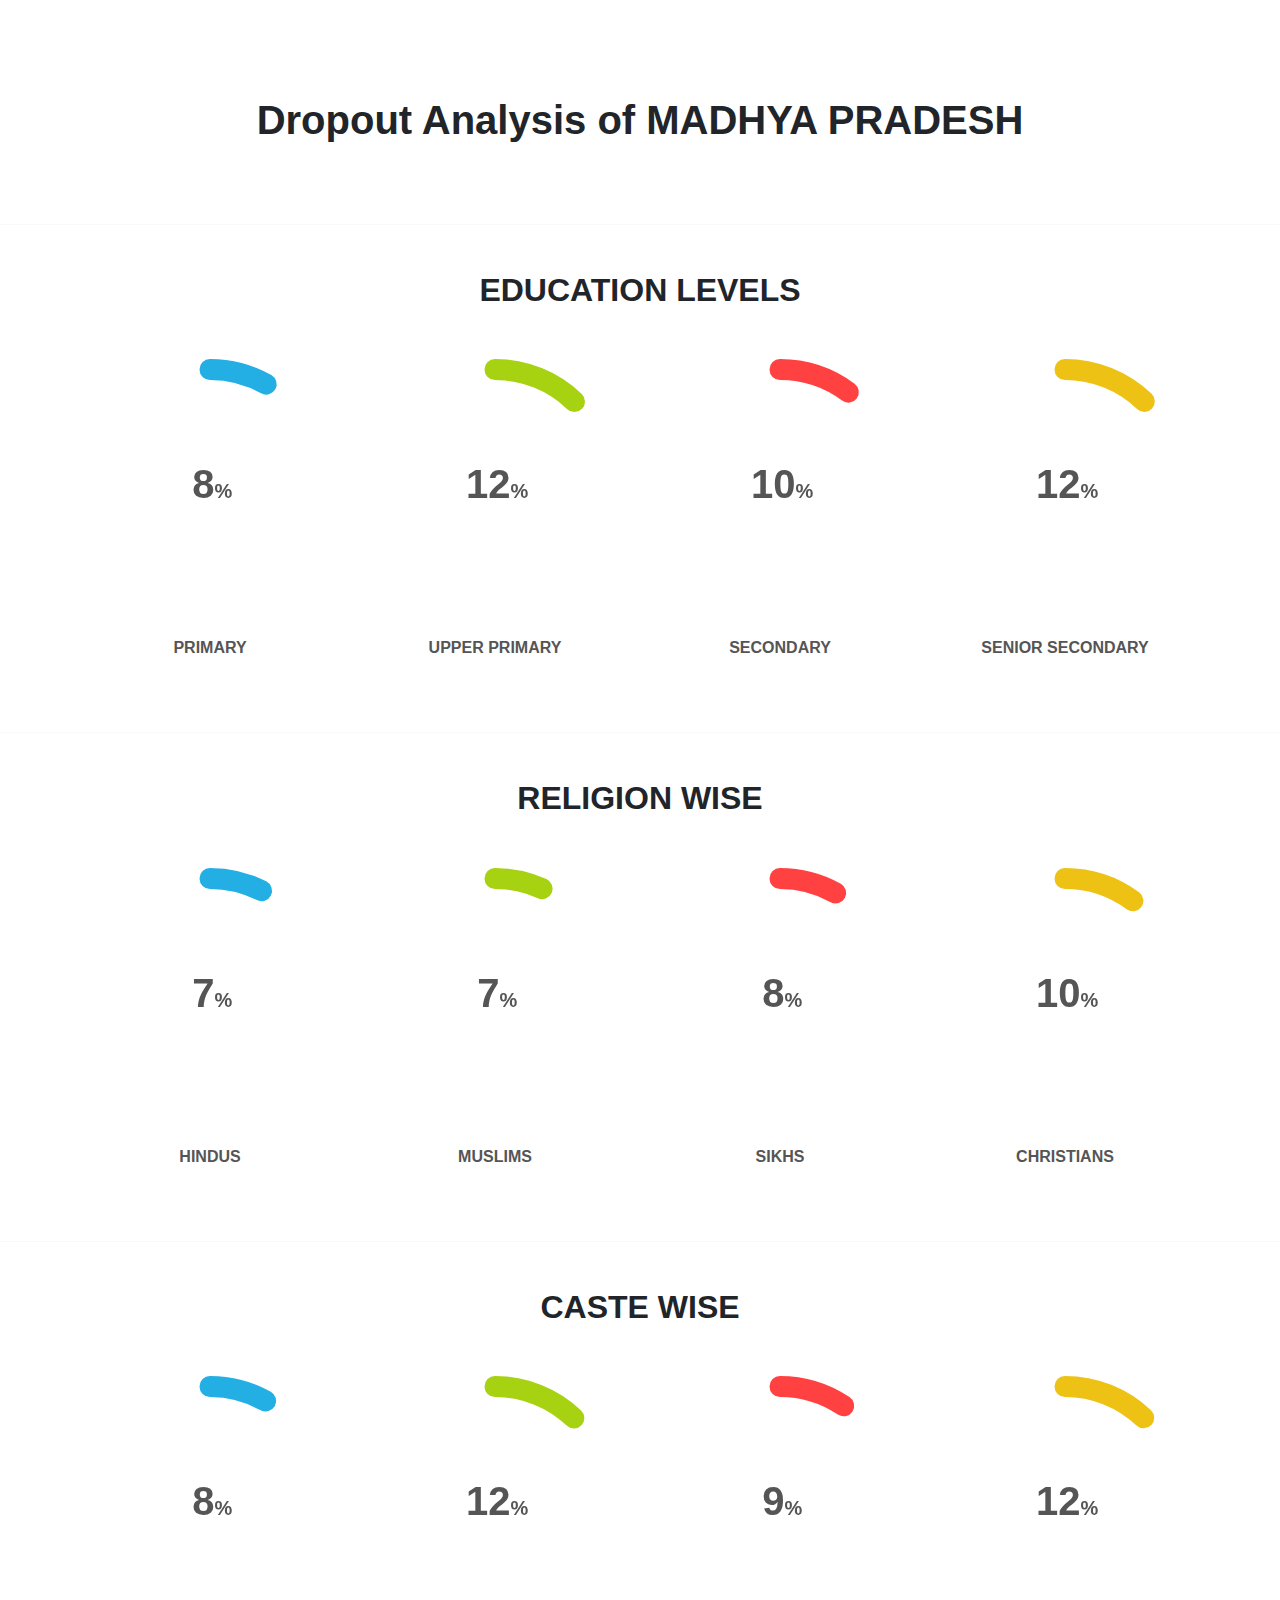
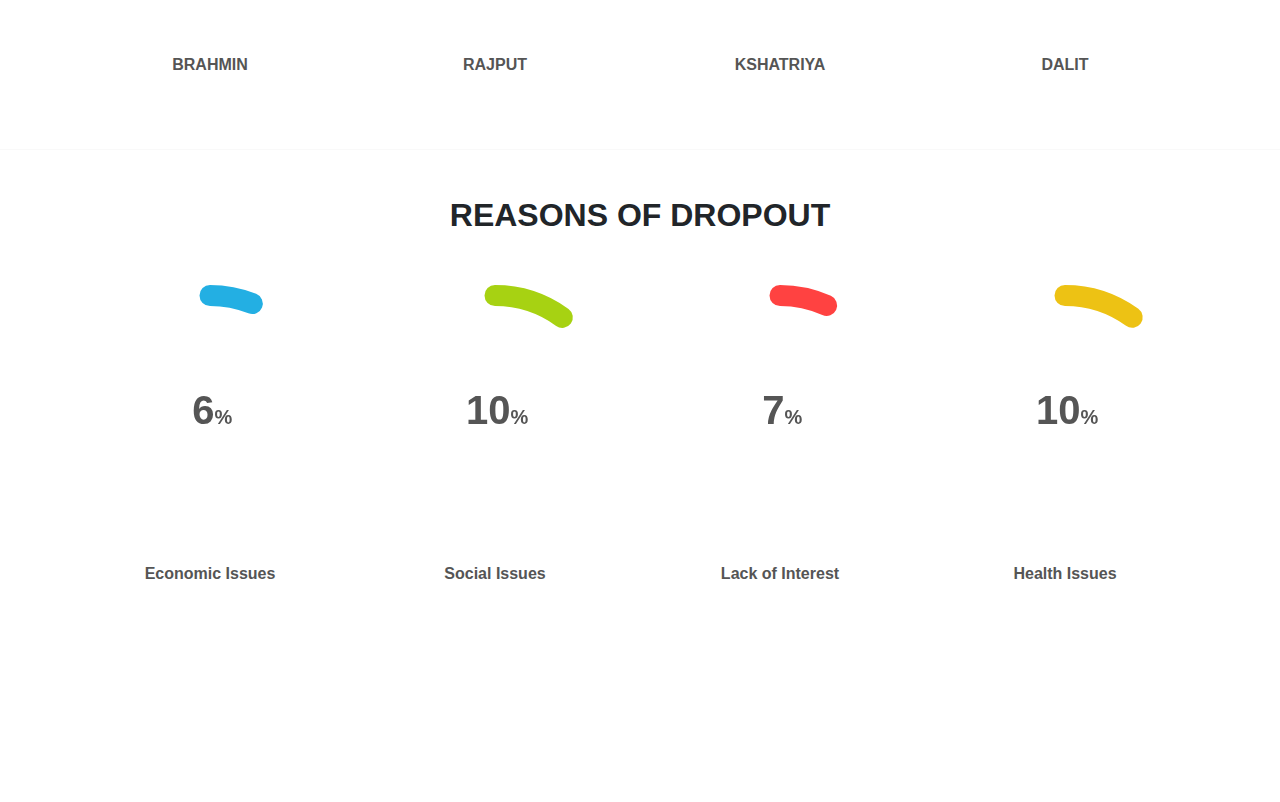
<file: sihpage-main/option05.htm>
<!DOCTYPE html>
<html>
  <head>
    <title>About</title>
    <link
      href="https://fonts.googleapis.com/css?family=Muli&display=swap"
      rel="stylesheet"
    />

    <link
      rel="stylesheet"
      type="text/css"
      href="https://stackpath.bootstrapcdn.com/bootstrap/4.4.1/css/bootstrap.min.css"
    />

    <style>
      h1 {
        font-weight: 900;
        text-align: center;
      }
      .b-skills {
        border-top: 1px solid #f9f9f9;
        padding-top: 46px;
        text-align: center;
      }

      .b-skills:last-child {
        margin-bottom: -30px;
      }

      .b-skills h2 {
        margin-bottom: 50px;
        font-weight: 900;
        text-transform: uppercase;
      }

      .skill-item {
        position: relative;
        max-width: 250px;
        width: 100%;
        margin-bottom: 30px;
        color: #555;
      }

      .chart-container {
        position: relative;
        width: 100%;
        height: 0;
        padding-top: 100%;
        margin-bottom: 27px;
      }

      .skill-item .chart,
      .skill-item .chart canvas {
        position: absolute;
        top: 0;
        left: 0;
        width: 100% !important;
        height: 100% !important;
      }

      .skill-item .chart:before {
        content: "";
        width: 0;
        height: 100%;
      }

      .skill-item .chart:before,
      .skill-item .percent {
        display: inline-block;
        vertical-align: middle;
      }

      .skill-item .percent {
        position: relative;
        line-height: 1;
        font-size: 40px;
        font-weight: 900;
        z-index: 2;
      }

      .skill-item .percent:after {
        content: attr(data-after);
        font-size: 20px;
      }

      p {
        font-weight: 900;
      }
    </style>
  </head>

  <body>
    <br /><br /><br /><br />
    <h1>Dropout Analysis of MADHYA PRADESH</h1>

    <section id="s-team" class="section">
      <br /><br /><br />
      <div class="b-skills">
        <div class="container">
          <h2>EDUCATION LEVELS</h2>

          <div class="row">
            <div class="col-xs-12 col-sm-6 col-md-3">
              <div class="skill-item center-block">
                <div class="chart-container">
                  <div class="chart" data-percent="12" data-bar-color="#23afe3">
                    <span class="percent" data-after="%">12</span>
                  </div>
                </div>

                <p>PRIMARY</p>
              </div>
            </div>

            <div class="col-xs-12 col-sm-6 col-md-3">
              <div class="skill-item center-block">
                <div class="chart-container">
                  <div class="chart" data-percent="18" data-bar-color="#a7d212">
                    <span class="percent" data-after="%">18</span>
                  </div>
                </div>

                <p>UPPER PRIMARY</p>
              </div>
            </div>

            <div class="col-xs-12 col-sm-6 col-md-3">
              <div class="skill-item center-block">
                <div class="chart-container">
                  <div class="chart" data-percent="15" data-bar-color="#ff4241">
                    <span class="percent" data-after="%">15</span>
                  </div>
                </div>

                <p>SECONDARY</p>
              </div>
            </div>

            <div class="col-xs-12 col-sm-6 col-md-3">
              <div class="skill-item center-block">
                <div class="chart-container">
                  <div class="chart" data-percent="18" data-bar-color="#edc214">
                    <span class="percent" data-after="%">18</span>
                  </div>
                </div>

                <p>SENIOR SECONDARY</p>
              </div>
            </div>
          </div>
        </div>
      </div>
    </section>
    <section id="s-team" class="section">
      <br /><br /><br />

      <div class="b-skills">
        <div class="container">
          <h2>Religion Wise</h2>

          <div class="row">
            <div class="col-xs-12 col-sm-6 col-md-3">
              <div class="skill-item center-block">
                <div class="chart-container">
                  <div class="chart" data-percent="11" data-bar-color="#23afe3">
                    <span class="percent" data-after="%">11</span>
                  </div>
                </div>

                <p>HINDUS</p>
              </div>
            </div>

            <div class="col-xs-12 col-sm-6 col-md-3">
              <div class="skill-item center-block">
                <div class="chart-container">
                  <div class="chart" data-percent="10" data-bar-color="#a7d212">
                    <span class="percent" data-after="%">10</span>
                  </div>
                </div>

                <p>MUSLIMS</p>
              </div>
            </div>

            <div class="col-xs-12 col-sm-6 col-md-3">
              <div class="skill-item center-block">
                <div class="chart-container">
                  <div class="chart" data-percent="12" data-bar-color="#ff4241">
                    <span class="percent" data-after="%">12</span>
                  </div>
                </div>

                <p>SIKHS</p>
              </div>
            </div>

            <div class="col-xs-12 col-sm-6 col-md-3">
              <div class="skill-item center-block">
                <div class="chart-container">
                  <div class="chart" data-percent="15" data-bar-color="#edc214">
                    <span class="percent" data-after="%">15</span>
                  </div>
                </div>

                <p>CHRISTIANS</p>
              </div>
            </div>
          </div>
        </div>
      </div>
    </section>
    <section id="s-team" class="section">
      <br /><br /><br />

      <div class="b-skills">
        <div class="container">
          <h2>Caste Wise</h2>

          <div class="row">
            <div class="col-xs-12 col-sm-6 col-md-3">
              <div class="skill-item center-block">
                <div class="chart-container">
                  <div class="chart" data-percent="12" data-bar-color="#23afe3">
                    <span class="percent" data-after="%">12</span>
                  </div>
                </div>

                <p>BRAHMIN</p>
              </div>
            </div>

            <div class="col-xs-12 col-sm-6 col-md-3">
              <div class="skill-item center-block">
                <div class="chart-container">
                  <div class="chart" data-percent="18" data-bar-color="#a7d212">
                    <span class="percent" data-after="%">18</span>
                  </div>
                </div>

                <p>RAJPUT</p>
              </div>
            </div>

            <div class="col-xs-12 col-sm-6 col-md-3">
              <div class="skill-item center-block">
                <div class="chart-container">
                  <div class="chart" data-percent="14" data-bar-color="#ff4241">
                    <span class="percent" data-after="%">14</span>
                  </div>
                </div>

                <p>KSHATRIYA</p>
              </div>
            </div>

            <div class="col-xs-12 col-sm-6 col-md-3">
              <div class="skill-item center-block">
                <div class="chart-container">
                  <div class="chart" data-percent="18" data-bar-color="#edc214">
                    <span class="percent" data-after="%">18</span>
                  </div>
                </div>

                <p>DALIT</p>
              </div>
            </div>
          </div>
        </div>
      </div>
    </section>
    <section id="s-team" class="section">
      <br /><br /><br />

      <div class="b-skills">
        <div class="container">
          <h2>REASONS OF DROPOUT</h2>

          <div class="row">
            <div class="col-xs-12 col-sm-6 col-md-3">
              <div class="skill-item center-block">
                <div class="chart-container">
                  <div class="chart" data-percent="9" data-bar-color="#23afe3">
                    <span class="percent" data-after="%">9</span>
                  </div>
                </div>

                <p>Economic Issues</p>
              </div>
            </div>

            <div class="col-xs-12 col-sm-6 col-md-3">
              <div class="skill-item center-block">
                <div class="chart-container">
                  <div class="chart" data-percent="15" data-bar-color="#a7d212">
                    <span class="percent" data-after="%">15</span>
                  </div>
                </div>

                <p>Social Issues</p>
              </div>
            </div>

            <div class="col-xs-12 col-sm-6 col-md-3">
              <div class="skill-item center-block">
                <div class="chart-container">
                  <div class="chart" data-percent="10" data-bar-color="#ff4241">
                    <span class="percent" data-after="%">10</span>
                  </div>
                </div>

                <p>Lack of Interest</p>
              </div>
            </div>

            <div class="col-xs-12 col-sm-6 col-md-3">
              <div class="skill-item center-block">
                <div class="chart-container">
                  <div class="chart" data-percent="15" data-bar-color="#edc214">
                    <span class="percent" data-after="%">15</span>
                  </div>
                </div>

                <p>Health Issues</p>
              </div>
            </div>
          </div>
        </div>
      </div>
    </section>
    <br /><br /><br /><br /><br />

    <br /><br /><br /><br />

    <script src="plugins/jquery-2.2.4.min.js"></script>
    <script src="plugins/jquery.appear.min.js"></script>
    <script src="plugins/jquery.easypiechart.min.js"></script>
    <script>
      "use strict";

      var $window = $(window);

      function run() {
        var fName = arguments[0],
          aArgs = Array.prototype.slice.call(arguments, 1);
        try {
          fName.apply(window, aArgs);
        } catch (err) {}
      }

      /* chart
================================================== */
      function _chart() {
        $(".b-skills").appear(function () {
          setTimeout(function () {
            $(".chart").easyPieChart({
              easing: "easeOutElastic",
              delay: 3000,
              barColor: "#369670",
              trackColor: "#fff",
              scaleColor: false,
              lineWidth: 21,
              trackWidth: 21,
              size: 250,
              lineCap: "round",
              onStep: function (from, to, percent) {
                this.el.children[0].innerHTML = Math.round(percent);
              },
            });
          }, 150);
        });
      }

      $(document).ready(function () {
        run(_chart);
      });
    </script>
  </body>
</html>
</file>
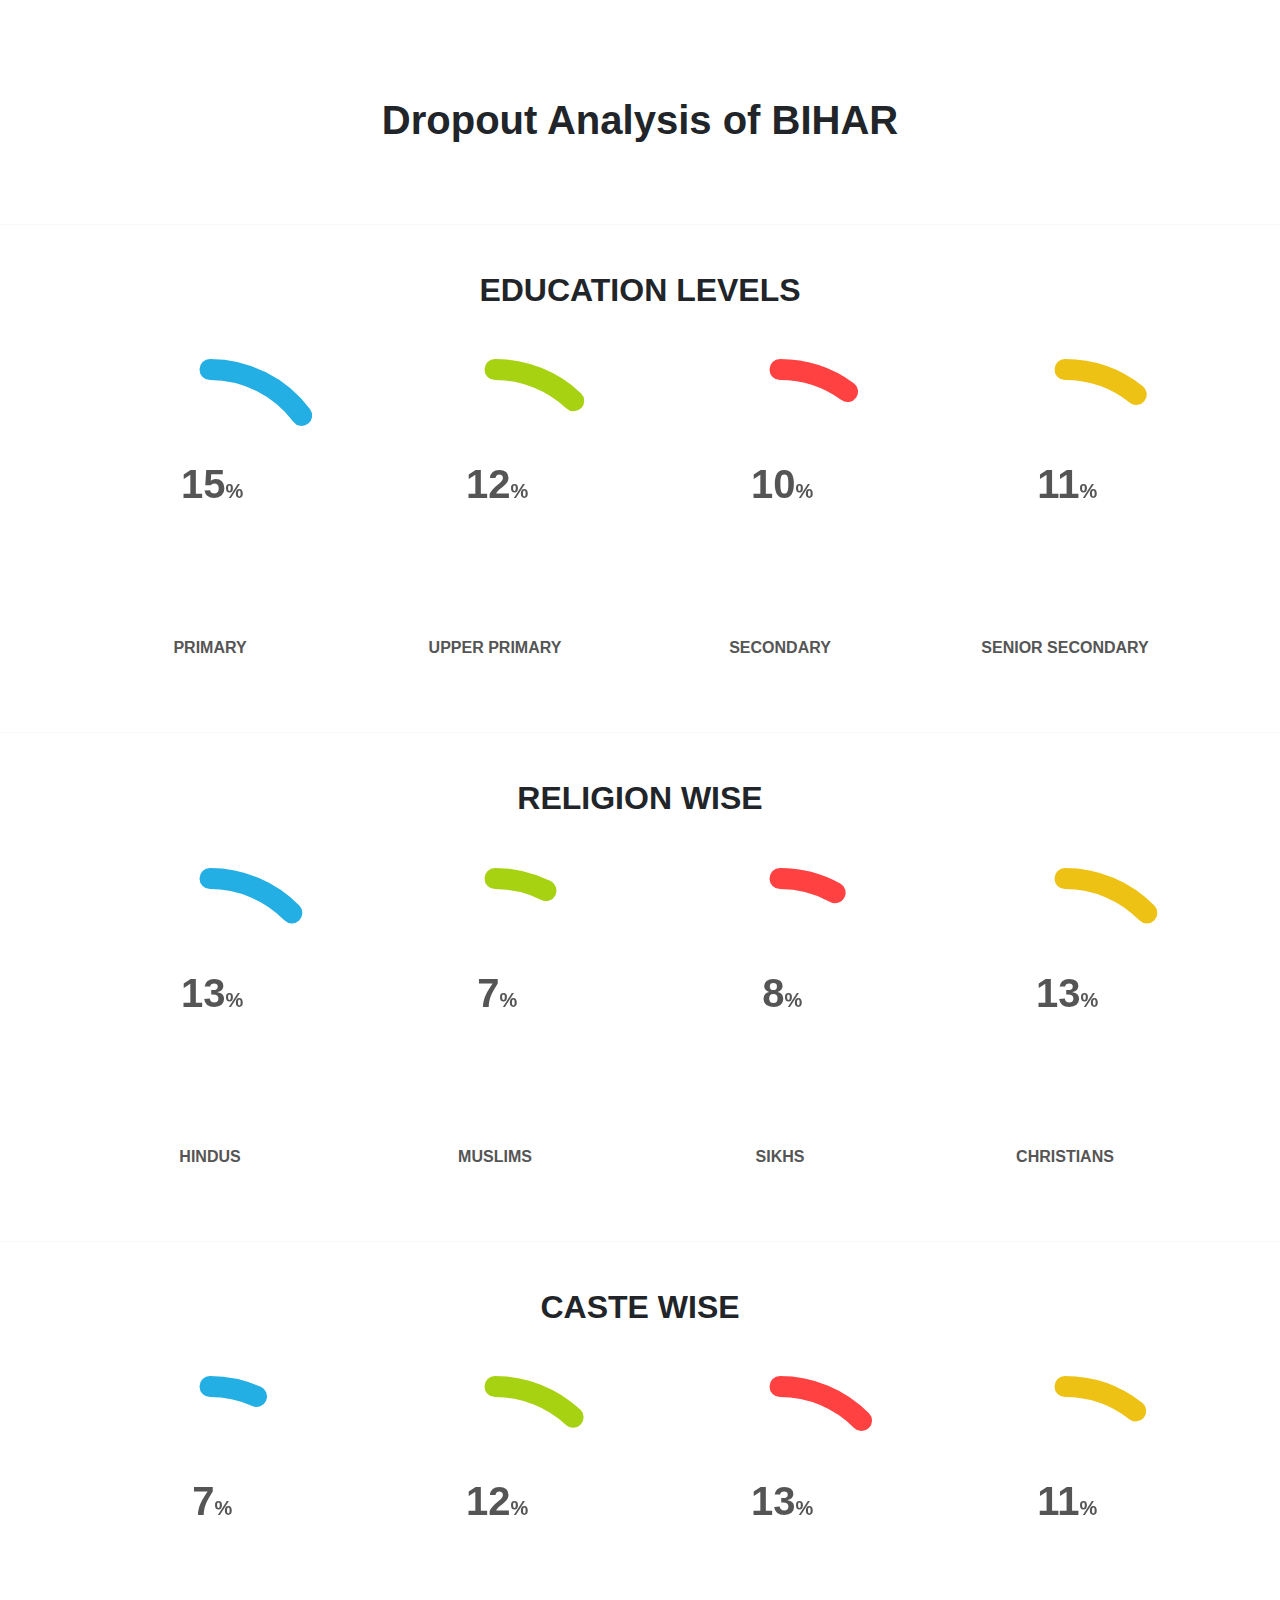
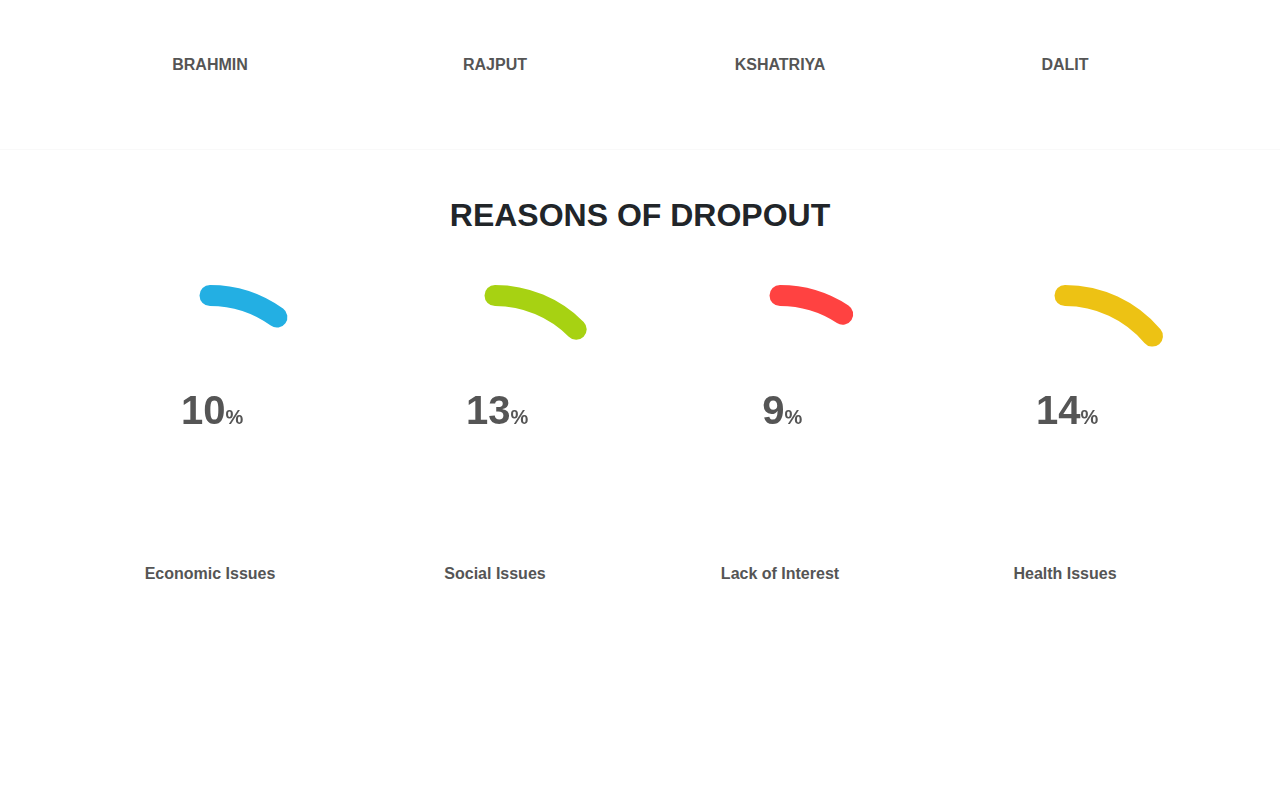
<file: sihpage-main/option06.htm>
<!DOCTYPE html>
<html>
  <head>
    <title>About</title>
    <link
      href="https://fonts.googleapis.com/css?family=Muli&display=swap"
      rel="stylesheet"
    />

    <link
      rel="stylesheet"
      type="text/css"
      href="https://stackpath.bootstrapcdn.com/bootstrap/4.4.1/css/bootstrap.min.css"
    />

    <style>
      h1 {
        font-weight: 900;
        text-align: center;
      }
      .b-skills {
        border-top: 1px solid #f9f9f9;
        padding-top: 46px;
        text-align: center;
      }

      .b-skills:last-child {
        margin-bottom: -30px;
      }

      .b-skills h2 {
        margin-bottom: 50px;
        font-weight: 900;
        text-transform: uppercase;
      }

      .skill-item {
        position: relative;
        max-width: 250px;
        width: 100%;
        margin-bottom: 30px;
        color: #555;
      }

      .chart-container {
        position: relative;
        width: 100%;
        height: 0;
        padding-top: 100%;
        margin-bottom: 27px;
      }

      .skill-item .chart,
      .skill-item .chart canvas {
        position: absolute;
        top: 0;
        left: 0;
        width: 100% !important;
        height: 100% !important;
      }

      .skill-item .chart:before {
        content: "";
        width: 0;
        height: 100%;
      }

      .skill-item .chart:before,
      .skill-item .percent {
        display: inline-block;
        vertical-align: middle;
      }

      .skill-item .percent {
        position: relative;
        line-height: 1;
        font-size: 40px;
        font-weight: 900;
        z-index: 2;
      }

      .skill-item .percent:after {
        content: attr(data-after);
        font-size: 20px;
      }

      p {
        font-weight: 900;
      }
    </style>
  </head>

  <body>
    <br /><br /><br /><br />
    <h1>Dropout Analysis of BIHAR</h1>

    <section id="s-team" class="section">
      <br /><br /><br />
      <div class="b-skills">
        <div class="container">
          <h2>EDUCATION LEVELS</h2>

          <div class="row">
            <div class="col-xs-12 col-sm-6 col-md-3">
              <div class="skill-item center-block">
                <div class="chart-container">
                  <div class="chart" data-percent="22" data-bar-color="#23afe3">
                    <span class="percent" data-after="%">22</span>
                  </div>
                </div>

                <p>PRIMARY</p>
              </div>
            </div>

            <div class="col-xs-12 col-sm-6 col-md-3">
              <div class="skill-item center-block">
                <div class="chart-container">
                  <div class="chart" data-percent="18" data-bar-color="#a7d212">
                    <span class="percent" data-after="%">18</span>
                  </div>
                </div>

                <p>UPPER PRIMARY</p>
              </div>
            </div>

            <div class="col-xs-12 col-sm-6 col-md-3">
              <div class="skill-item center-block">
                <div class="chart-container">
                  <div class="chart" data-percent="15" data-bar-color="#ff4241">
                    <span class="percent" data-after="%">15</span>
                  </div>
                </div>

                <p>SECONDARY</p>
              </div>
            </div>

            <div class="col-xs-12 col-sm-6 col-md-3">
              <div class="skill-item center-block">
                <div class="chart-container">
                  <div class="chart" data-percent="16" data-bar-color="#edc214">
                    <span class="percent" data-after="%">16</span>
                  </div>
                </div>

                <p>SENIOR SECONDARY</p>
              </div>
            </div>
          </div>
        </div>
      </div>
    </section>
    <section id="s-team" class="section">
      <br /><br /><br />

      <div class="b-skills">
        <div class="container">
          <h2>Religion Wise</h2>

          <div class="row">
            <div class="col-xs-12 col-sm-6 col-md-3">
              <div class="skill-item center-block">
                <div class="chart-container">
                  <div class="chart" data-percent="19" data-bar-color="#23afe3">
                    <span class="percent" data-after="%">19</span>
                  </div>
                </div>

                <p>HINDUS</p>
              </div>
            </div>

            <div class="col-xs-12 col-sm-6 col-md-3">
              <div class="skill-item center-block">
                <div class="chart-container">
                  <div class="chart" data-percent="11" data-bar-color="#a7d212">
                    <span class="percent" data-after="%">11</span>
                  </div>
                </div>

                <p>MUSLIMS</p>
              </div>
            </div>

            <div class="col-xs-12 col-sm-6 col-md-3">
              <div class="skill-item center-block">
                <div class="chart-container">
                  <div class="chart" data-percent="12" data-bar-color="#ff4241">
                    <span class="percent" data-after="%">12</span>
                  </div>
                </div>

                <p>SIKHS</p>
              </div>
            </div>

            <div class="col-xs-12 col-sm-6 col-md-3">
              <div class="skill-item center-block">
                <div class="chart-container">
                  <div class="chart" data-percent="19" data-bar-color="#edc214">
                    <span class="percent" data-after="%">19</span>
                  </div>
                </div>

                <p>CHRISTIANS</p>
              </div>
            </div>
          </div>
        </div>
      </div>
    </section>
    <section id="s-team" class="section">
      <br /><br /><br />

      <div class="b-skills">
        <div class="container">
          <h2>Caste Wise</h2>

          <div class="row">
            <div class="col-xs-12 col-sm-6 col-md-3">
              <div class="skill-item center-block">
                <div class="chart-container">
                  <div class="chart" data-percent="10" data-bar-color="#23afe3">
                    <span class="percent" data-after="%">10</span>
                  </div>
                </div>

                <p>BRAHMIN</p>
              </div>
            </div>

            <div class="col-xs-12 col-sm-6 col-md-3">
              <div class="skill-item center-block">
                <div class="chart-container">
                  <div class="chart" data-percent="18" data-bar-color="#a7d212">
                    <span class="percent" data-after="%">18</span>
                  </div>
                </div>

                <p>RAJPUT</p>
              </div>
            </div>

            <div class="col-xs-12 col-sm-6 col-md-3">
              <div class="skill-item center-block">
                <div class="chart-container">
                  <div class="chart" data-percent="19" data-bar-color="#ff4241">
                    <span class="percent" data-after="%">19</span>
                  </div>
                </div>

                <p>KSHATRIYA</p>
              </div>
            </div>

            <div class="col-xs-12 col-sm-6 col-md-3">
              <div class="skill-item center-block">
                <div class="chart-container">
                  <div class="chart" data-percent="16" data-bar-color="#edc214">
                    <span class="percent" data-after="%">16</span>
                  </div>
                </div>

                <p>DALIT</p>
              </div>
            </div>
          </div>
        </div>
      </div>
    </section>
    <section id="s-team" class="section">
      <br /><br /><br />

      <div class="b-skills">
        <div class="container">
          <h2>REASONS OF DROPOUT</h2>

          <div class="row">
            <div class="col-xs-12 col-sm-6 col-md-3">
              <div class="skill-item center-block">
                <div class="chart-container">
                  <div class="chart" data-percent="15" data-bar-color="#23afe3">
                    <span class="percent" data-after="%">15</span>
                  </div>
                </div>

                <p>Economic Issues</p>
              </div>
            </div>

            <div class="col-xs-12 col-sm-6 col-md-3">
              <div class="skill-item center-block">
                <div class="chart-container">
                  <div class="chart" data-percent="19" data-bar-color="#a7d212">
                    <span class="percent" data-after="%">19</span>
                  </div>
                </div>

                <p>Social Issues</p>
              </div>
            </div>

            <div class="col-xs-12 col-sm-6 col-md-3">
              <div class="skill-item center-block">
                <div class="chart-container">
                  <div class="chart" data-percent="14" data-bar-color="#ff4241">
                    <span class="percent" data-after="%">14</span>
                  </div>
                </div>

                <p>Lack of Interest</p>
              </div>
            </div>

            <div class="col-xs-12 col-sm-6 col-md-3">
              <div class="skill-item center-block">
                <div class="chart-container">
                  <div class="chart" data-percent="21" data-bar-color="#edc214">
                    <span class="percent" data-after="%">21</span>
                  </div>
                </div>

                <p>Health Issues</p>
              </div>
            </div>
          </div>
        </div>
      </div>
    </section>
    <br /><br /><br /><br /><br />

    <br /><br /><br /><br />

    <script src="plugins/jquery-2.2.4.min.js"></script>
    <script src="plugins/jquery.appear.min.js"></script>
    <script src="plugins/jquery.easypiechart.min.js"></script>
    <script>
      "use strict";

      var $window = $(window);

      function run() {
        var fName = arguments[0],
          aArgs = Array.prototype.slice.call(arguments, 1);
        try {
          fName.apply(window, aArgs);
        } catch (err) {}
      }

      /* chart
================================================== */
      function _chart() {
        $(".b-skills").appear(function () {
          setTimeout(function () {
            $(".chart").easyPieChart({
              easing: "easeOutElastic",
              delay: 3000,
              barColor: "#369670",
              trackColor: "#fff",
              scaleColor: false,
              lineWidth: 21,
              trackWidth: 21,
              size: 250,
              lineCap: "round",
              onStep: function (from, to, percent) {
                this.el.children[0].innerHTML = Math.round(percent);
              },
            });
          }, 150);
        });
      }

      $(document).ready(function () {
        run(_chart);
      });
    </script>
  </body>
</html>
</file>
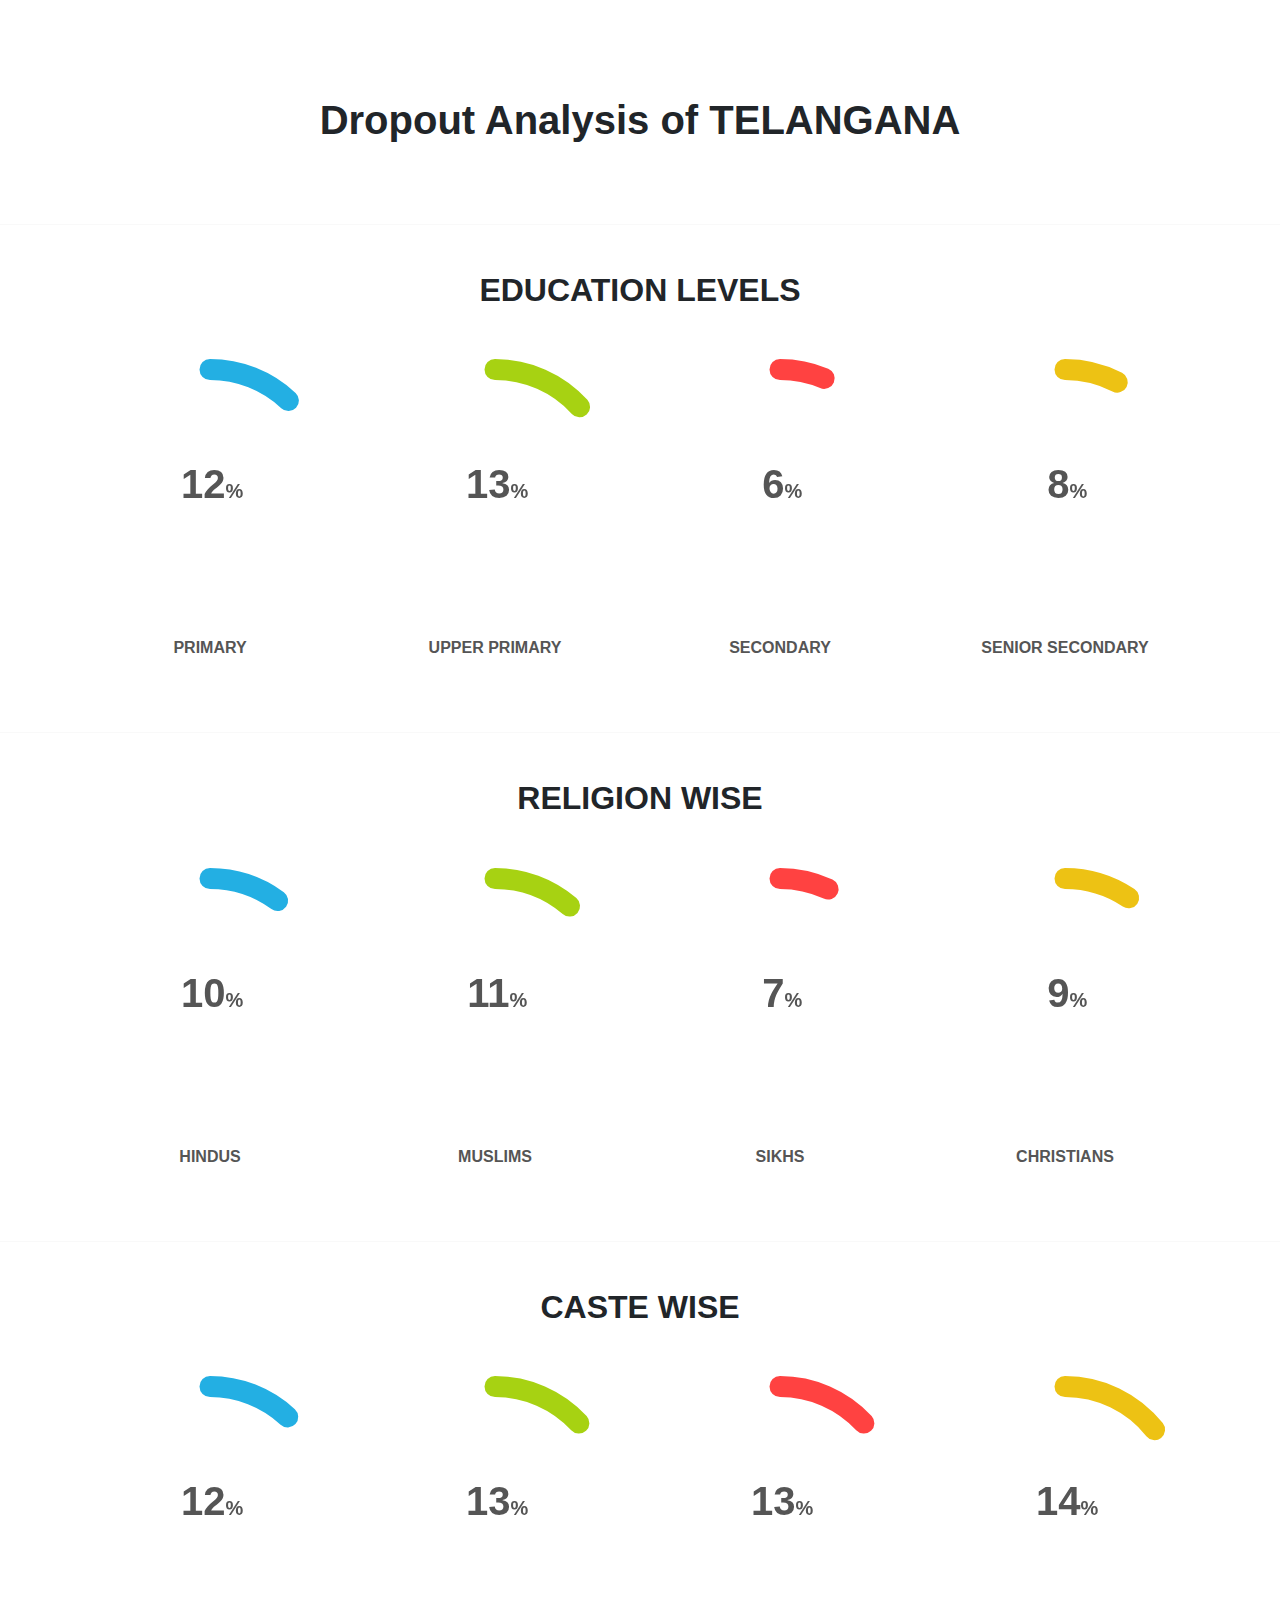
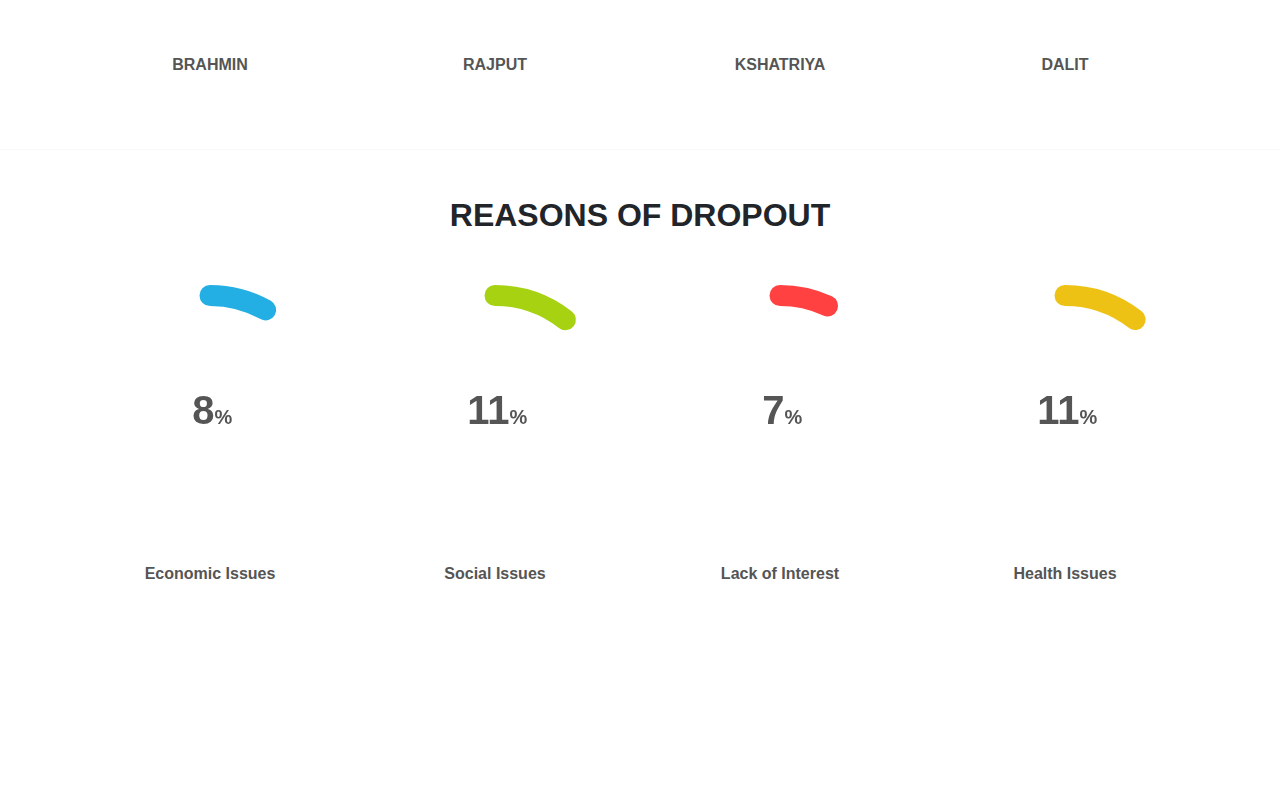
<file: sihpage-main/option07.htm>
<!DOCTYPE html>
<html>
  <head>
    <title>About</title>
    <link
      href="https://fonts.googleapis.com/css?family=Muli&display=swap"
      rel="stylesheet"
    />

    <link
      rel="stylesheet"
      type="text/css"
      href="https://stackpath.bootstrapcdn.com/bootstrap/4.4.1/css/bootstrap.min.css"
    />

    <style>
      h1 {
        font-weight: 900;
        text-align: center;
      }
      .b-skills {
        border-top: 1px solid #f9f9f9;
        padding-top: 46px;
        text-align: center;
      }

      .b-skills:last-child {
        margin-bottom: -30px;
      }

      .b-skills h2 {
        margin-bottom: 50px;
        font-weight: 900;
        text-transform: uppercase;
      }

      .skill-item {
        position: relative;
        max-width: 250px;
        width: 100%;
        margin-bottom: 30px;
        color: #555;
      }

      .chart-container {
        position: relative;
        width: 100%;
        height: 0;
        padding-top: 100%;
        margin-bottom: 27px;
      }

      .skill-item .chart,
      .skill-item .chart canvas {
        position: absolute;
        top: 0;
        left: 0;
        width: 100% !important;
        height: 100% !important;
      }

      .skill-item .chart:before {
        content: "";
        width: 0;
        height: 100%;
      }

      .skill-item .chart:before,
      .skill-item .percent {
        display: inline-block;
        vertical-align: middle;
      }

      .skill-item .percent {
        position: relative;
        line-height: 1;
        font-size: 40px;
        font-weight: 900;
        z-index: 2;
      }

      .skill-item .percent:after {
        content: attr(data-after);
        font-size: 20px;
      }

      p {
        font-weight: 900;
      }
    </style>
  </head>

  <body>
    <br /><br /><br /><br />
    <h1>Dropout Analysis of TELANGANA</h1>

    <section id="s-team" class="section">
      <br /><br /><br />
      <div class="b-skills">
        <div class="container">
          <h2>EDUCATION LEVELS</h2>

          <div class="row">
            <div class="col-xs-12 col-sm-6 col-md-3">
              <div class="skill-item center-block">
                <div class="chart-container">
                  <div class="chart" data-percent="19" data-bar-color="#23afe3">
                    <span class="percent" data-after="%">19</span>
                  </div>
                </div>

                <p>PRIMARY</p>
              </div>
            </div>

            <div class="col-xs-12 col-sm-6 col-md-3">
              <div class="skill-item center-block">
                <div class="chart-container">
                  <div class="chart" data-percent="21" data-bar-color="#a7d212">
                    <span class="percent" data-after="%">21</span>
                  </div>
                </div>

                <p>UPPER PRIMARY</p>
              </div>
            </div>

            <div class="col-xs-12 col-sm-6 col-md-3">
              <div class="skill-item center-block">
                <div class="chart-container">
                  <div class="chart" data-percent="10" data-bar-color="#ff4241">
                    <span class="percent" data-after="%">10</span>
                  </div>
                </div>

                <p>SECONDARY</p>
              </div>
            </div>

            <div class="col-xs-12 col-sm-6 col-md-3">
              <div class="skill-item center-block">
                <div class="chart-container">
                  <div class="chart" data-percent="12" data-bar-color="#edc214">
                    <span class="percent" data-after="%">12</span>
                  </div>
                </div>

                <p>SENIOR SECONDARY</p>
              </div>
            </div>
          </div>
        </div>
      </div>
    </section>
    <section id="s-team" class="section">
      <br /><br /><br />

      <div class="b-skills">
        <div class="container">
          <h2>Religion Wise</h2>

          <div class="row">
            <div class="col-xs-12 col-sm-6 col-md-3">
              <div class="skill-item center-block">
                <div class="chart-container">
                  <div class="chart" data-percent="16" data-bar-color="#23afe3">
                    <span class="percent" data-after="%">16</span>
                  </div>
                </div>

                <p>HINDUS</p>
              </div>
            </div>

            <div class="col-xs-12 col-sm-6 col-md-3">
              <div class="skill-item center-block">
                <div class="chart-container">
                  <div class="chart" data-percent="18" data-bar-color="#a7d212">
                    <span class="percent" data-after="%">18</span>
                  </div>
                </div>

                <p>MUSLIMS</p>
              </div>
            </div>

            <div class="col-xs-12 col-sm-6 col-md-3">
              <div class="skill-item center-block">
                <div class="chart-container">
                  <div class="chart" data-percent="11" data-bar-color="#ff4241">
                    <span class="percent" data-after="%">11</span>
                  </div>
                </div>

                <p>SIKHS</p>
              </div>
            </div>

            <div class="col-xs-12 col-sm-6 col-md-3">
              <div class="skill-item center-block">
                <div class="chart-container">
                  <div class="chart" data-percent="15" data-bar-color="#edc214">
                    <span class="percent" data-after="%">15</span>
                  </div>
                </div>

                <p>CHRISTIANS</p>
              </div>
            </div>
          </div>
        </div>
      </div>
    </section>
    <section id="s-team" class="section">
      <br /><br /><br />

      <div class="b-skills">
        <div class="container">
          <h2>Caste Wise</h2>

          <div class="row">
            <div class="col-xs-12 col-sm-6 col-md-3">
              <div class="skill-item center-block">
                <div class="chart-container">
                  <div class="chart" data-percent="19" data-bar-color="#23afe3">
                    <span class="percent" data-after="%">19</span>
                  </div>
                </div>

                <p>BRAHMIN</p>
              </div>
            </div>

            <div class="col-xs-12 col-sm-6 col-md-3">
              <div class="skill-item center-block">
                <div class="chart-container">
                  <div class="chart" data-percent="21" data-bar-color="#a7d212">
                    <span class="percent" data-after="%">21</span>
                  </div>
                </div>

                <p>RAJPUT</p>
              </div>
            </div>

            <div class="col-xs-12 col-sm-6 col-md-3">
              <div class="skill-item center-block">
                <div class="chart-container">
                  <div class="chart" data-percent="21" data-bar-color="#ff4241">
                    <span class="percent" data-after="%">21</span>
                  </div>
                </div>

                <p>KSHATRIYA</p>
              </div>
            </div>

            <div class="col-xs-12 col-sm-6 col-md-3">
              <div class="skill-item center-block">
                <div class="chart-container">
                  <div class="chart" data-percent="23" data-bar-color="#edc214">
                    <span class="percent" data-after="%">23</span>
                  </div>
                </div>

                <p>DALIT</p>
              </div>
            </div>
          </div>
        </div>
      </div>
    </section>
    <section id="s-team" class="section">
      <br /><br /><br />

      <div class="b-skills">
        <div class="container">
          <h2>REASONS OF DROPOUT</h2>

          <div class="row">
            <div class="col-xs-12 col-sm-6 col-md-3">
              <div class="skill-item center-block">
                <div class="chart-container">
                  <div class="chart" data-percent="13" data-bar-color="#23afe3">
                    <span class="percent" data-after="%">13</span>
                  </div>
                </div>

                <p>Economic Issues</p>
              </div>
            </div>

            <div class="col-xs-12 col-sm-6 col-md-3">
              <div class="skill-item center-block">
                <div class="chart-container">
                  <div class="chart" data-percent="17" data-bar-color="#a7d212">
                    <span class="percent" data-after="%">17</span>
                  </div>
                </div>

                <p>Social Issues</p>
              </div>
            </div>

            <div class="col-xs-12 col-sm-6 col-md-3">
              <div class="skill-item center-block">
                <div class="chart-container">
                  <div class="chart" data-percent="11" data-bar-color="#ff4241">
                    <span class="percent" data-after="%">11</span>
                  </div>
                </div>

                <p>Lack of Interest</p>
              </div>
            </div>

            <div class="col-xs-12 col-sm-6 col-md-3">
              <div class="skill-item center-block">
                <div class="chart-container">
                  <div class="chart" data-percent="17" data-bar-color="#edc214">
                    <span class="percent" data-after="%">17</span>
                  </div>
                </div>

                <p>Health Issues</p>
              </div>
            </div>
          </div>
        </div>
      </div>
    </section>
    <br /><br /><br /><br /><br />

    <br /><br /><br /><br />

    <script src="plugins/jquery-2.2.4.min.js"></script>
    <script src="plugins/jquery.appear.min.js"></script>
    <script src="plugins/jquery.easypiechart.min.js"></script>
    <script>
      "use strict";

      var $window = $(window);

      function run() {
        var fName = arguments[0],
          aArgs = Array.prototype.slice.call(arguments, 1);
        try {
          fName.apply(window, aArgs);
        } catch (err) {}
      }

      /* chart
================================================== */
      function _chart() {
        $(".b-skills").appear(function () {
          setTimeout(function () {
            $(".chart").easyPieChart({
              easing: "easeOutElastic",
              delay: 3000,
              barColor: "#369670",
              trackColor: "#fff",
              scaleColor: false,
              lineWidth: 21,
              trackWidth: 21,
              size: 250,
              lineCap: "round",
              onStep: function (from, to, percent) {
                this.el.children[0].innerHTML = Math.round(percent);
              },
            });
          }, 150);
        });
      }

      $(document).ready(function () {
        run(_chart);
      });
    </script>
  </body>
</html>
</file>
<file: sihpage-main/style1.css>
*{
            margin:0;
            padding:0;
        }
        body{
        background-color:rgb(0,0,33);
        color:white;
        font-family: 'Poppins', sans-serif;
        }
        
        nav{
            display: flex;
            justify-content: space-around;
            align-items:center;
            height: 70px;
            background-color: rgb(42, 42, 214);
        }
        nav ul{
            display: flex;
            justify-content: center;
        }
        nav ul li{
            list-style:none;
            margin:0 23px;
        }

        nav ul li a{
            text-decoration: none;
            color:white;
        }
        nav ul li :hover{
            color:rgb(209, 46, 204);
            font: size 1.04rem;
        }
        main hr
        {
            border:0;
            background: #9c97f1;
            height:1.2px;
            margin:40px 84px;

        }
        .left{
            font-size:1.5rem;
        }
        .firstSection{
            display: flex;
            justify-content: space-around;
            margin: 140px 0;
        }

        .firstSection > div{ 
            width:40%;
        }
        .leftSection{
            font-size: 3rem;
            margin:70px 0;

        }
        .leftSection_content{
            align-items: flex-start;
            font-size: 2rem;
        }
        .rightSection img{
            
            align-items: flex-end;
            width: 50%;
            margin: 50px 0;
        

        }
        .purple{
            color:rgb(225, 31, 250);
        }
        .text-gray
        {
            color:gray;
        }

        #element {
            color:rgb("170,107,228");

        }
        .secondSection
        {
            max-width:80vw;
            margin:auto;
            height:80vh;

        }

        .secondSection h1{
            font-size:1.9rem;
        }

        .secondSection .box {
            background: white;
            width:80vw;
            height: 3px;
            margin:56px 0;
            display: flex;
        }
        .secondSection .vertical{
            height:100px;
            width:1px;
            background-color: white;
            margin:0 100px;
        }
        .image-top{
            width: 23px;
            position:relative;
            top: -32px;
            left: -9px;
        }

        .vertical-title{
            position:relative;
            top:75px;
            width:150px;

        }
        .vertical-desc{
            position:relative;
            top:86px;
            color:gray;
            width:150px;
            font-size:9px;

        }


    
{
    margin: 0;
    padding: 0;
    box-sizing: border-box;
    /* font-family: 'Poppins',sans-serif; */
    font-family: 'Roboto', sans-serif;
}
html{
    scroll-behavior: smooth;
}
body{
    background-color: black;
}
#header{ 
     width: auto;
    
}
.container{
    padding: 10px 10%;
}
nav{
    display: flex;
    align-items: center;
    justify-content:space-between;
    flex-wrap: wrap;
}
.logo{
    width: 140px;
}
nav ul li{
    display: inline-block;
    list-style: none;
    margin: 10px 20px;
    
}
nav ul li a{
    text-decoration: none;
    color: white;
    font-size: 25px;
    position: relative;
}
nav ul li a::after{
   content: '';
   width: 0%;
   height: 3px;
   background:red;
   position: absolute;
   left: 0;
   bottom: -6px; 
}
nav ul li a:hover::after{
    width: 100%;
}
.header-text{
    margin-top: 10%;
    font-size: 30px;
    color: white;
}
/*----------------------------------for type writting effect--------------------------------*/
.header-text  h1{
    margin-top: 5%;
    font-size:  60px;
    width: 0ch; /*it means it will start from 0 character*/
    overflow: hidden;
    white-space: nowrap;
    animation: text 3s steps(44) infinite;
    border-right: 3px solid red;

}
@keyframes text {
    0% {
        width: 0ch;
    }
    50% {
        width: 20ch;
    }
    
}
.header-text  h1 span{
    color:red;
}
.header-text p{
    font-size:40px;
}





/* ---------------------------ABOUT------------------------ */
#about{
    padding: 100px 0px;
    color: white;
}
.row{
    display: flex;
    justify-content: space-between;
    flex-wrap: wrap;
}
.about-col-1{
    flex-basis: 35%;
}
.about-col-1 img{
    width: auto;
    border-radius: 15px;
}
.about-col-2{
    flex-basis: 60%;
    padding-left: 35px;
}
.subtitle{
    font-size:60px;
    font-weight: 900;
    color: white;
}
 p{
    line-height: 1.5em;
}
.tab-titles{
    display: flex;
    margin: 20px 0 40px;
}
.tab-links{
    margin-right: 50px;
    font-size:18px;
    font-weight: 800;
    cursor: pointer;
    position: relative;
}
.tab-links::after{
    content: "";
    width: 0;
    height: 3px;
    background-color:red;
    position: absolute;
    left: 0;
    bottom: -8px;
    transition:0.5 seconds; 
}
.tab-links.active-link::after{
    width: 50%;
}
.tab-contents ul li{
    list-style: none;
    margin:10px 0;

}
.tab-contents ul li span{
    color:rgba(255, 0, 0, 0.85);
    font-size:14px;

}
.tab-contents{
    display:none; /*it will hide all the contents under skills,Achievements,education*/
}
.tab-contents.active-tab{
    display:block; /*it will display the content of skills part*/
}

/* -------------------services--------------------------------------- */
#services{
    padding:130px 0;
}
.services-list{
    display: grid;
    grid-template-columns: repeat(auto-fit,minmax(250px,1fr));
    grid-gap: 40px;
    margin-top: 50px;
    color: white;
    transition: background 0.5s, transform 0.5s;
    
}
.services-list div{
    background:rgba(128, 128, 128, 0.208);
    padding:40px;
    font-size: 13px;
    font-weight: 300px;
    border-radius: 10px;
    
}
.services-list div i{
    font-size: 50px;
    margin-bottom: 30px;

}
.services-list div h2{
    font-size:30px;
    font-weight: 500;
    margin-bottom:15px;
}
.services-list div a{
    text-decoration: none;
    color: white;
    font-size:12px;
    margin-top: 20px;
    display: inline-block;
}
.services-list :hover{
    background:rgba(255, 8, 0, 0.986);
    transform:translateY(-10px) /*it will move the box by 10 px*/

}
/* ----------------------portfolio-------------------- */


.work-list{
    display: grid;
    grid-template-columns: repeat(auto-fit,minmax(250px,1fr));
    grid-gap: 40px;
    margin-top: 50px;
    
    
}
.work{
    border-radius: 10px;
    position: relative;
    overflow: hidden;
}
.work img{
    border-radius: 10px;
    float: left;
    width: 100%;
    padding:5px;
    transition: transform 0.5s; /*it will zoom in the image*/
}
.layer{
    color: white;
    width: 100%;
    height: 0;
    background:linear-gradient(rgba(0,0,0,0.6),#ff004f);
    border-radius: 10px;
    position: absolute;
    left: 0;
    bottom: 0;
    overflow: hidden;
    display: flex;
    align-items: center;
    justify-content: center;
    flex-direction: column;
    padding: 0 20px;
    text-align: center;
    font-size: 14px;
    transition: height 0.5s;
}
.layer h3{
    font-weight: 500px;
    margin-bottom: 20px;

}
.layer a{
    margin-top: 20px;
    color: #ff004f;
    text-decoration: none;
    font-size: 18px;
    line-height: 60px;
    background: #fff;
    width: 60px;
    height: 60px;
    border-radius:50%;
    text-align: center;
}
.work:hover img {
    transform: scale(1.1);  /*it will zoom in the background images*/
}
.work:hover .layer{
    height: 100%;

}
.btn{
    display: block;
    margin: 50px auto;
    width: fit-content;
    border: 1px solid #ff004f;
    padding: 14px 50px;
    border-radius: 6px;
    text-decoration: none;
    color: #fff;
    transition background:0.5s;
}
.btn:hover{
    background:red;
}
/* -------------------------contact---------------- */
#contact{
    padding:10px 0;}
.contact-left .sub-titles{
    color: white;
    font-size: 60px;
}
p{
    color: white;
}
.contact-right{
    flex-basis: 65%;
}
.contact-left p{
    margin-top:30px;
}
.contact-left p i{
    color:rgba(255, 0, 0, 0.463);
    margin-right: 15px;
    font-size: 25px;
}
.social-icons{
    margin-top:30px;

}
.social-icons a{
    text-decoration:none;
    font-size:30px;
    margin-right: 15px;
    color: white;
    display: inline-block;
    transition: transform 0.5s;
}
.social-icons a:hover{
    color: #ff004f;
    transform: translateY(-5px); /*it will move up and the color will change*/

}
.btn.btn2{
    display: inline-block;
    background: #ff004f;
}

/* for right column contact name table  */
.contact-right form{
    width: 110%;

}
form input,form textarea{
    width: 100%;
    border: 0;
    outline: none;
    background: #262626;
    padding: 15px;
    margin: 15px 0;
    color: #fff;
    font-size:18px;
    border-radius:6px;
    
}
form .btn2{
    padding: 14px 60px;
    font-size:18px;
    margin-top:20px;
    /* cursor: pointer; */
}
.copy-right{
    width: 100%;
    text-align: center;
    padding:25px 0;
    background-color:#262626;
    font-weight: 300;
    margin-top: 20px;
}


.fa-solid{
    display: none;
}





.chart{
    width: 100%;
    height: 300px;
    display: flex;
    justify-content: center;
  }
  
  .numbers{
    color: #fff;
    margin: 0;
    padding: 0;
    width: 50px;
    height: 100%;
    display: inline-block;
    float: left;
  }
  
  .numbers li{
    list-style: none;
    height: 150px;
    position: relative;
    bottom: 145px;
  }
  
  .numbers span{
    font-size: 12px;
    font-weight: 600;
    position: absolute;
    bottom: 0;
    right: 10px;
  }
  
  .bars{
    color: #fff;
    font-size: 12px;
    font-weight: 600;
    background: #555;
    margin: 0;
    padding: 0;
    display: inline-block;
    width: 1000px;
    height: 300px;
    box-shadow: 0 0 10px 0 #555;
    border-radius: 5px;
  }
  
  .bars li{
    display: table-cell;
    width: 100px;
    height: 300px;
    position: relative;
  }
  
  .bars span{
    width: 100%;
    position: absolute;
    bottom: -30px;
    text-align: center;
  }
  
  .bars .bar{
    display: block;
    background: #17C0EB;
    width: 50px;
    position: absolute;
    bottom: 0;
    margin-left: 25px;
    text-align: center;
    box-shadow: 0 0 10px 0 rgba(23, 192, 235, 0.5);
    transition: 0.5s;
    transition-property: background, box-shadow;
  }
  
  .bars .bar:hover{
    background: #55EFC4;
    box-shadow: 0 0 10px 0 rgba(85, 239, 196, 0.5);
    cursor: pointer;
  }
  
  .bars .bar:before{
    color: #fff;
    content: attr(data-percentage) '%';
    position: relative;
    bottom: 20px;
  }
        
  footer{
    -webkit-text-size-adjust: 100%;
    -webkit-tap-highlight-color: transparent;
    --animate-duration: 1s;
    --animate-delay: 1s;
    --animate-repeat: 1;
    font-weight: 400;
    line-height: 1.5;
    text-align: left;
    color: #fff;
    font-size: 1em;
    box-sizing: border-box;
    display: block;
    background-color:#002147;
  }
  * {
    margin: 0;
    padding: 0;
  }
  
  .main {
    width: 100%;
    height: 100%;
    background: linear-gradient(
        to top,
        rgba(0, 0, 0, 0.5) 50%,
        rgba(0, 0, 0, 0.5) 50%
      ),
      url(https://static.vecteezy.com/system/resources/previews/024/622/107/large_2x/creative-student-studying-at-desk-holding-pencil-and-writing-notes-generated-by-ai-photo.jpg);
    background-position: center;
    background-size: cover;
    height: 100vh;
  }
  
  .navbar {
    width: 1200px;
    height: 75px;
    margin: auto;
  }
  
  .icon {
    width: 200px;
    float: left;
    height: 70px;
  }
  
  .logo {
    color: #ff7200;
    font-size: 35px;
    font-family: Arial;
    padding-left: 20px;
    float: left;
    padding-top: 10px;
    margin-top: 5px;
  }
  
  .menu {
    width: 400px;
    float: left;
    height: 70px;
  }
  
  ul {
    float: left;
    display: flex;
    justify-content: center;
    align-items: center;
  }
  
  ul li {
    list-style: none;
    margin-left: 62px;
    margin-top: 27px;
    font-size: 14px;
    position: relative;
  }
  
  ul li a {
    text-decoration: none;
    color: #fff;
    font-family: Arial;
    font-weight: bold;
    transition: 0.4s ease-in-out;
  }
  
  ul li a:hover {
    color: #ff7200;
  }


  .menu ul li::after {
    content: '';
    height: 3px;
    width: 0;
    background: #009688;
    position: absolute;
    left: 0;
    bottom: -10px;
    transition: 0.5s;

  }

  .menu ul li:hover::after{
    width: 65px;

  }


  .search {
    width: 330px;
    float: left;
    margin-left: 270px;
  }
  
  .srch {
    font-family: "Times New Roman";
    width: 200px;
    height: 40px;
    background: transparent;
    border: 1px solid #ff7200;
    margin-top: 13px;
    color: #fff;
    border-right: none;
    font-size: 16px;
    float: left;
    padding: 10px;
    border-bottom-left-radius: 5px;
    border-top-left-radius: 5px;
  }
  
  .btn {
    width: 100px;
    height: 40px;
    background: #ff7200;
    border: 2px solid #ff7200;
    margin-top: 13px;
    color: #fff;
    font-size: 15px;
    border-bottom-right-radius: 5px;
    border-bottom-right-radius: 5px;
    transition: 0.2s ease;
    cursor: pointer;
  }
  .btn:hover {
    color: #000;
  }
  
  .btn:focus {
    outline: none;
  }
  
  .srch:focus {
    outline: none;
  }
  
  .content {
    width: 1200px;
    height: auto;
    margin: auto;
    color: #fff;
    position: relative;
  }
  
  .content .par {
    padding-left: 20px;
    padding-bottom: 25px;
    font-family: Arial;
    letter-spacing: 1.2px;
    line-height: 30px;
  }
  
  .content h1 {
    font-family: "Times New Roman";
    font-size: 50px;
    padding-left: 20px;
    margin-top: 9%;
    letter-spacing: 2px;
  }
  
  .content .cn {
    width: 160px;
    height: 40px;
    background: #ff7200;
    border: none;
    margin-bottom: 10px;
    margin-left: 20px;
    font-size: 18px;
    border-radius: 10px;
    cursor: pointer;
    transition: 0.4s ease;
  }
  
  .content .cn a {
    text-decoration: none;
    color: #000;
    transition: 0.3s ease;
  }
  
  .cn:hover {
    background-color: #fff;
  }
  
  .content span {
    color: #ff7200;
    font-size: 65px;
  }
  
  .form {
    width: 250px;
    height: 380px;
    background: linear-gradient(
      to top,
      rgba(0, 0, 0, 0.8) 50%,
      rgba(0, 0, 0, 0.8) 50%
    );
    position: absolute;
    top: -20px;
    left: 870px;
    transform: translate(0%, -5%);
    border-radius: 10px;
    padding: 25px;
  }
  
  .form h2 {
    width: 220px;
    font-family: sans-serif;
    text-align: center;
    color: #ff7200;
    font-size: 22px;
    background-color: #fff;
    border-radius: 10px;
    margin: 2px;
    padding: 8px;
  }
  
  .form input {
    width: 240px;
    height: 35px;
    background: transparent;
    border-bottom: 1px solid #ff7200;
    border-top: none;
    border-right: none;
    border-left: none;
    color: #fff;
    font-size: 15px;
    letter-spacing: 1px;
    margin-top: 30px;
    font-family: sans-serif;
  }
  
  .form input:focus {
    outline: none;
  }
  
  ::placeholder {
    color: #fff;
    font-family: Arial;
  }
  
  .btnn {
    width: 240px;
    height: 40px;
    background: #ff7200;
    border: none;
    margin-top: 30px;
    font-size: 18px;
    border-radius: 10px;
    cursor: pointer;
    color: #fff;
    transition: 0.4s ease;
  }
  .btnn:hover {
    background: #fff;
    color: #ff7200;
  }
  .btnn a {
    text-decoration: none;
    color: #000;
    font-weight: bold;
  }
  .form .link {
    font-family: Arial, Helvetica, sans-serif;
    font-size: 17px;
    padding-top: 20px;
    text-align: center;
  }
  .form .link a {
    text-decoration: none;
    color: #ff7200;
  }
  .liw {
    padding-top: 15px;
    padding-bottom: 10px;
    text-align: center;
  }
  .icons a {
    text-decoration: none;
    color: #fff;
  }
  .icons ion-icon {
    color: #fff;
    font-size: 30px;
    padding-left: 14px;
    padding-top: 5px;
    transition: 0.3s ease;
  }
  .icons ion-icon:hover {
    color: #ff7200;
  }
  .page3{
    width: 100%;
    height: 115vh;
    position: relative;
}
.page3 h1{
    height: 16%;
    color: rgb(23, 23, 23);
    font-size: 45px;
    display: flex;
    align-items: center;
    justify-content: center;

}
.p3_top{
    width: 100%;
    height: 27%;
    /* border: 2px solid green; */
    margin-top: 4%;
    display: flex;
    justify-content: space-evenly;
    align-items: center;
    color: white;
}
.p3_middle{
    width: 100%;
    height: 27%;
    /* border: 2px solid green; */
    margin-top: 4%;
    display: flex;
    justify-content: space-evenly;
    align-items: center;
    color: white;
}
.p3_top_left, .p3_top_center, .p3_top_right{
    width: 20%;
    height: 100%;
    border-radius: 20px;
    position: relative;
    padding-left: 20px;
    background-color: #242424;

}
.p3_middle_left, .p3_middle_center{
    width: 20%;
    height: 100%;
    border-radius: 20px;
    position: relative;
    padding-left: 20px;
    background-color: #242424;

}
.p3_top_left_star{
    margin-top: 30px;
    font-size: 20px;
    width: 60%;
    height: 20%;
    display: flex;
    justify-content: space-around;
    align-items: center;
    /* border: 1px solid yellow; */
    color: rgb(255,165,0);
    
}
.p3_top_left_para{
    font-size: 15px;
}
.p3_top_left_name{
    font-size: 15px;
    margin-top: 10px;
}
.p3_top_left_post{
    color: rgba(228, 215, 215, 0.775);
    font-size: 10px;
}

.p3_top_profiles{
    width: 35%;
    height: 28%;
    /* border: 2px solid rgb(0, 0, 0); */
    border-radius: 18px;
    position: absolute;
    top: -13%;
    left: 30%;
    background-color: #363636;
    display: flex;
    justify-content: space-around;
    align-items: center;
    
}
.p3_top_profiles div{
    width: 50px;
    height:50px ;
    /* border: 2px solid red; */
    border-radius: 50%;

}
.p3_top_profiles img{
    width: 100%;
    height: 100%;
    border-radius: 50%;
    object-fit: cover;
}
.p3_top_profiles_imoji{
    
    font-size: 35px;
}
.p3_middle_left_star{
    margin-top: 30px;
    font-size: 20px;
    width: 60%;
    height: 20%;
    display: flex;
    justify-content: space-around;
    align-items: center;
    /* border: 1px solid yellow; */
    color: rgb(255,165,0);
    
}
.p3_middle_left_para{
    font-size: 15px;
}
.p3_middle_left_name{
    font-size: 15px;
    margin-top: 10px;
}
.p3_middle_left_post{
    color: rgba(228, 215, 215, 0.775);
    font-size: 10px;
}

.p3_middle_profiles{
    width: 35%;
    height: 28%;
    /* border: 2px solid rgb(0, 0, 0); */
    border-radius: 18px;
    position: absolute;
    top: -13%;
    left: 30%;
    background-color: #363636;
    display: flex;
    justify-content: space-around;
    align-items: center;
    
}
.p3_middle_profiles div{
    width: 50px;
    height:50px ;
    /* border: 2px solid red; */
    border-radius: 50%;

}
.p3_middle_profiles img{
    width: 100%;
    height: 100%;
    border-radius: 50%;
    object-fit: cover;
}
.p3_middle_profiles_imoji{
    
    font-size: 35px;
}
/* fghh */
.p3_center{
    width: 30%;
    height: 5%; 
    display: flex;
    justify-content: center;
    align-items: center;
    margin: 0 auto;
    margin-bottom: 30px;
    margin-top: 10px;
}
.p3_center div{
    width: 8%;
    height: 3px;
    margin-left: 15px;
    background-color: white;
}
.p3_bottum{
    width: 80%;
    height: 35%;
    margin: 0 auto;
    display: flex;
    justify-content: space-around;
    align-items: center;
}
.p3_bottum_left,.p3_bottum_center,.p3_bottum_right{
    width: 25%;
    height: 100%;
}
.p3_bottum_left h2{
    background: linear-gradient(135deg, magenta 0%, orange 50%, yellow 100%);
    background-clip: text;
    color: transparent;
    font-size: 33px;
    margin-top: 10px;
    font-family: Segoe UI,verdana;
}
.p3_bottum_left p{
    margin-top: 17px;
    font-size: 15px;
    color: rgba(243, 239, 239, 0.867);
}
.p3_bottum_left_logo{
    width: 80%;
    height: 20%;
    display: flex;
    /* flex-direction: column; */
    justify-content: space-around;
    align-items: center;
    margin-top: 18px;
    

}
.p3_bottum_left_logo div{
    width: 20%;
    height: 80%;
    border-radius: 50%;
}
.p3_bottum_left_logo div>img{
    width: 100%;
    height: 100%;
    object-fit: cover;
}
.p3_bottum_center h2{
    color: white;
    margin-top: 30px;
    margin-bottom: 20px;
}
.p3_bottum_center ul{
    font-size: 18px;
    line-height: 35px;
    color: rgb(238, 231, 231);
}
.p3_bottum_right h2{
    color: white;
   
    margin-top: 30px;
    margin-bottom: 20px;
}
.p3_bottum_no,.p3_bottum_email,.p3_bottum_address{
    color: white;
    margin-top: 10px;
}
.p3_footer{
    text-align: center;
    color: white;
    margin-top: 5px;
}


.p3_bg_blur1{
    bottom: 0;
    left: 0;
    transform: translateX(-50%);
    /* transform: translateY(-20%); */
    height: 20vmax;
    width: 20vmax;
    filter: blur(3vmax);
    /* filter: blur(0); */
    background-color: rgba(255, 47, 0, 0.116);
    height: 30vmax;
    width: 30vmax;
    position: absolute;
    border-radius: 50%;
    filter: blur(9vmax);
}
.p3_bg_blur2{
    bottom: 10vmax;
    right: 0;
    transform: translateX(50%);
    /* transform: translateY(-20%); */
    /* filter: blur(0); */
    background-color: rgba(255, 47, 0, 0.116);
    height: 30vmax;
    width: 30vmax;
    position: absolute;
    border-radius: 50%;
    filter: blur(9vmax);
}
</file>
<file: sihpage-main/data.css>
/* Data and Research Page Styles */
body{
  background-color: rgb(214, 242, 7);
  position: cover;
}
.navbar {
  
    width: 1200px;
    height: 75px;
    margin: auto;
  }
  
  .icon {
    width: 200px;
    float: left;
    height: 70px;
  }
  
  .logo {
    color: #ff7200;
    font-size: 35px;
    font-family: Arial;
    padding-left: 20px;
    float: left;
    padding-top: 10px;
    margin-top: 5px;
  }
  
  .menu {
    width: 400px;
    float: left;
    height: 70px;
  }
  
  ul {
    float: left;
    display: flex;
    justify-content: center;
    align-items: center;
  }
  
  ul li {
    list-style: none;
    margin-left: 62px;
    margin-top: 27px;
    font-size: 14px;
    position: relative;
  }
  
  ul li a {
    text-decoration: none;
    color: #0c0b0b;
    font-family: Arial;
    font-weight: bold;
    transition: 0.4s ease-in-out;
  }
  
  ul li a:hover {
    color: #ff7200;
  }


  .menu ul li::after {
    content: '';
    height: 3px;
    width: 0;
    background: #009688;
    position: absolute;
    left: 0;
    bottom: -10px;
    transition: 0.5s;

  }

  .menu ul li:hover::after{
    width: 65px;

  }
.data-research {
    padding: 40px 0;
    text-align: center;
    background: #f9f9f9;
}

.research-grid {
    display: grid;
    grid-template-columns: repeat(3, 1fr);
    gap: 20px;
    margin-top: 20px;
}

.research {
    text-align: center;
    padding: 20px;
    border: 1px solid #ddd;
    border-radius: 5px;
    background: #fff;
}

.research h3 {
    font-size: 24px;
    margin-bottom: 10px;
}

.research p {
    color: #777;
    margin-bottom: 20px;
}
</file>
